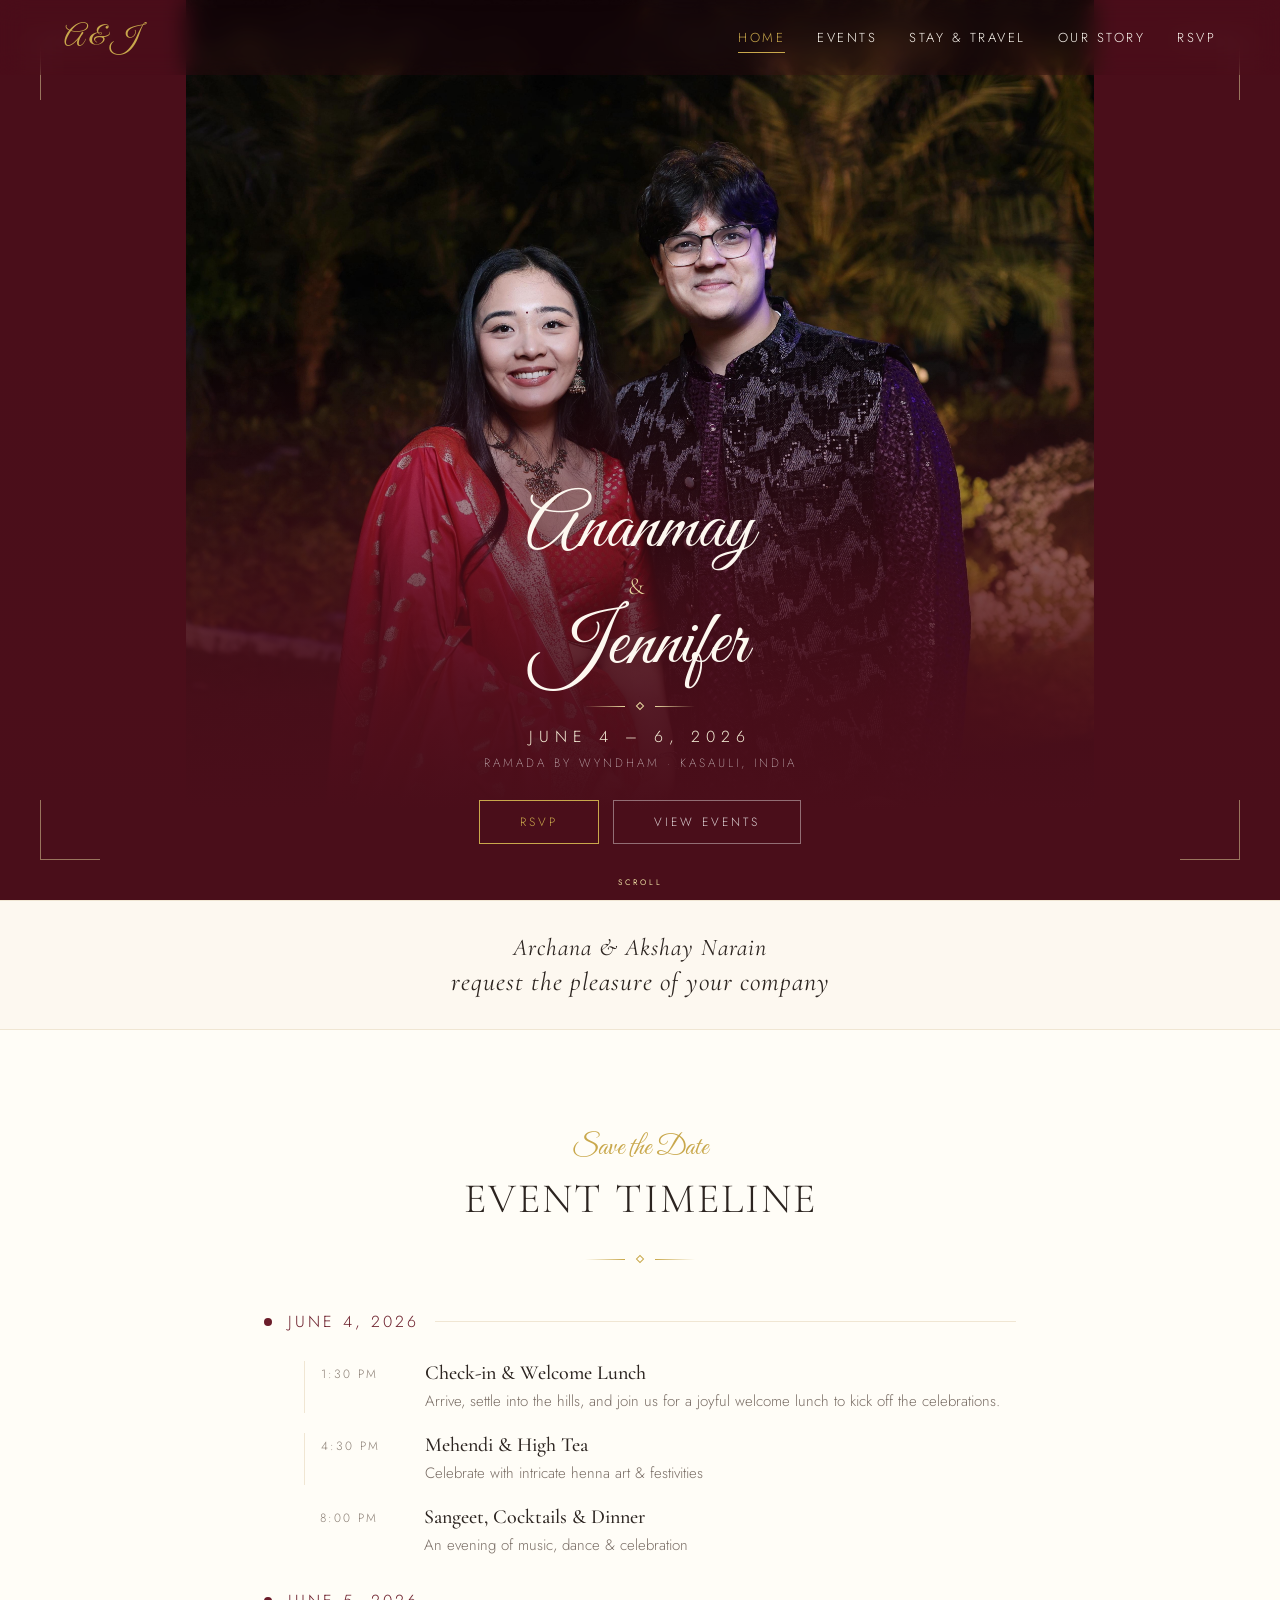
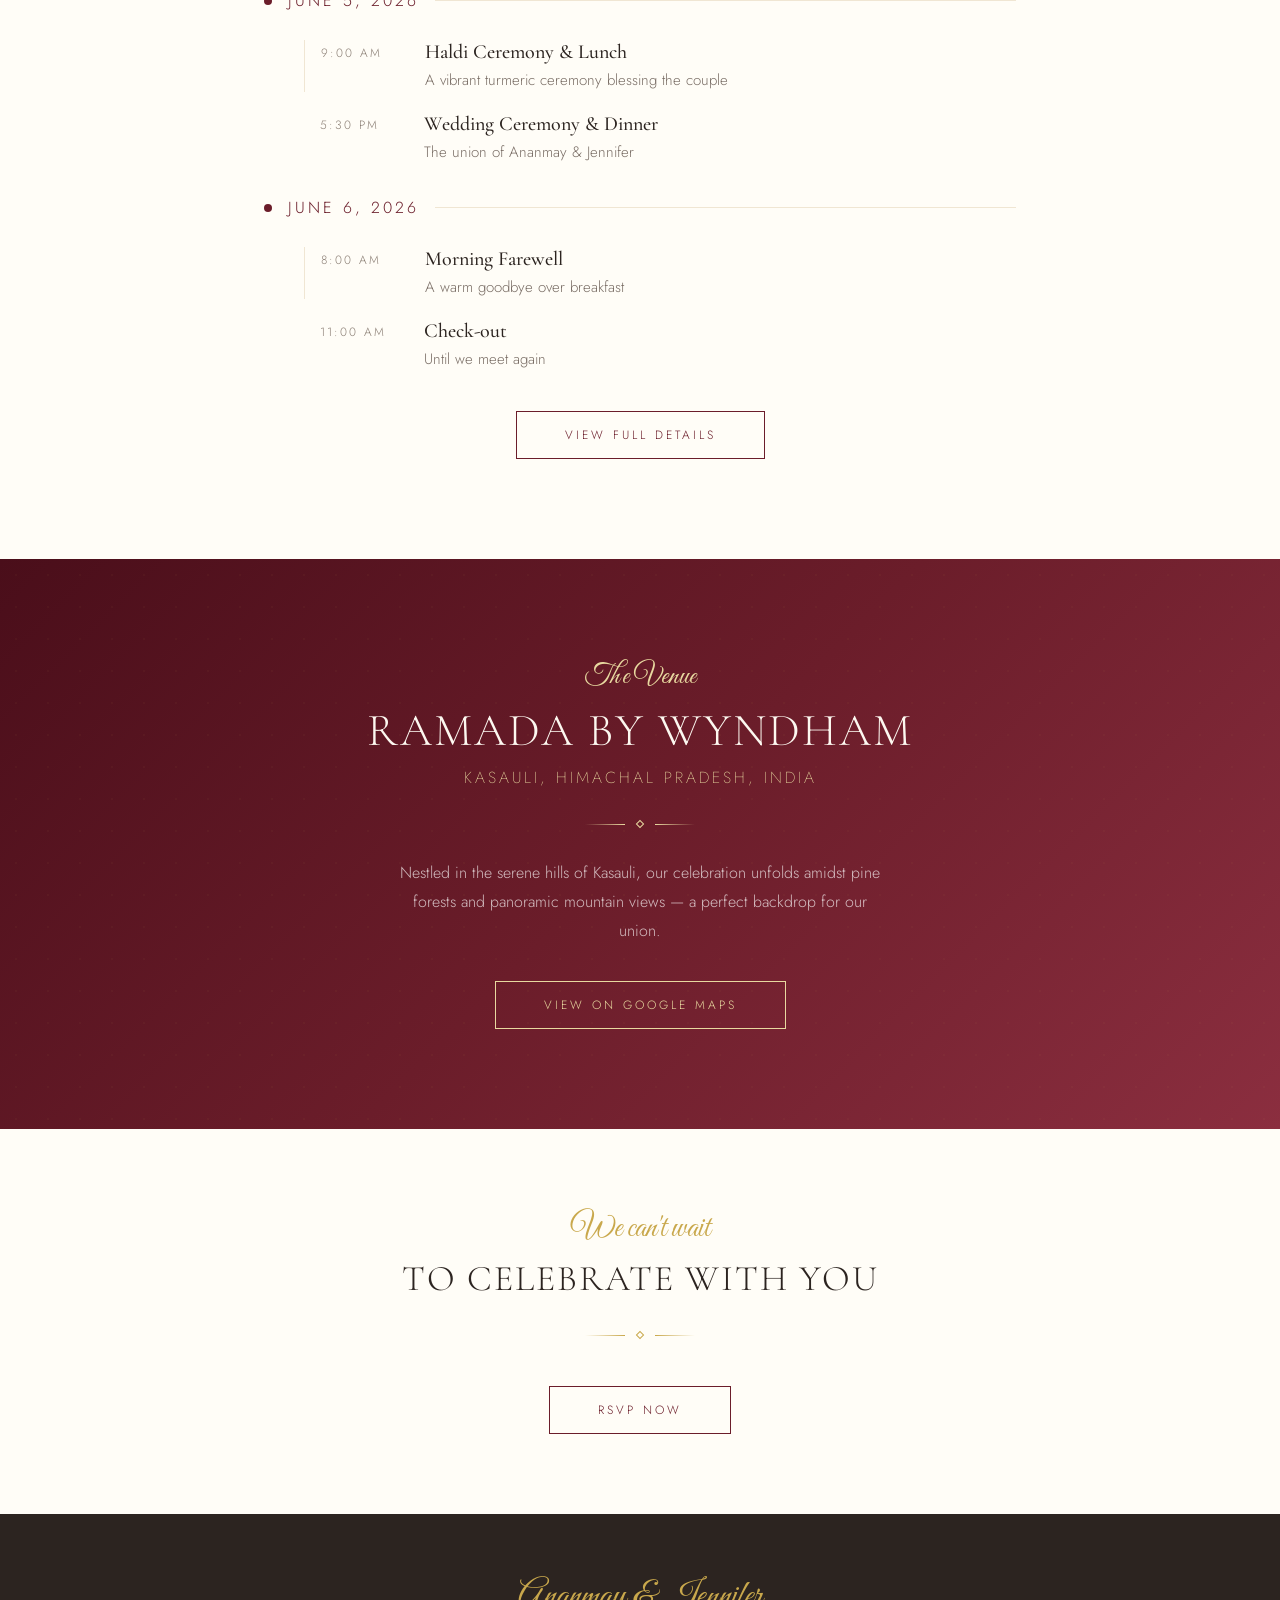
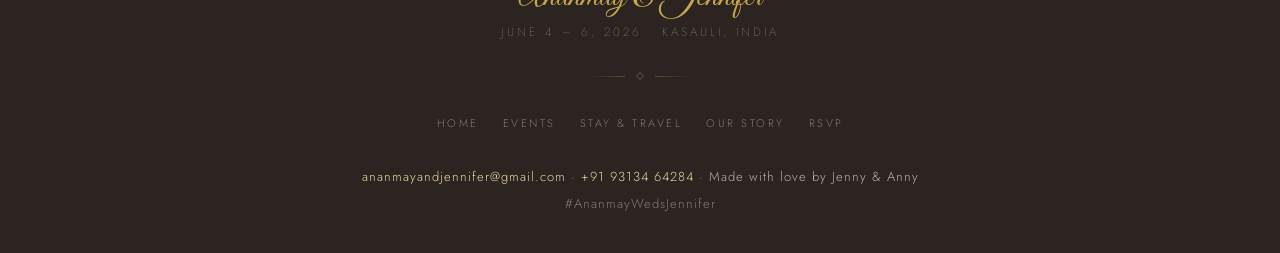
<file: index.html>
<!DOCTYPE html>
<html lang="en">
<head>
<meta charset="UTF-8">
<meta name="viewport" content="width=device-width, initial-scale=1.0">
<title>Ananmay & Jennifer — Wedding</title>
<meta name="description" content="Join us for the wedding celebration of Ananmay & Jennifer. June 4-6, 2026 at Ramada by Wyndham, Kasauli.">
<link rel="preconnect" href="https://fonts.googleapis.com">
<link rel="preconnect" href="https://fonts.gstatic.com" crossorigin>
<link href="https://fonts.googleapis.com/css2?family=Cormorant+Garamond:ital,wght@0,300;0,400;0,500;0,600;0,700;1,300;1,400;1,500&family=Jost:wght@200;300;400;500&family=Great+Vibes&display=swap" rel="stylesheet">
<link rel="stylesheet" href="css/styles.css">
</head>
<body>

<!-- ═══════════ NAVIGATION ═══════════ -->
<nav class="nav" id="mainNav" style="background:rgba(75,14,26,0.2);padding:20px 0">
  <div class="nav-inner">
    <a href="index.html" class="script" style="font-size:28px;color:var(--gold);text-decoration:none">A & J</a>
    <div class="nav-links" style="display:flex">
      <button class="nav-link active" onclick="window.location.href='index.html'" data-page="home">Home</button>
      <button class="nav-link" onclick="window.location.href='events/'" data-page="events">Events</button>
      <button class="nav-link" onclick="window.location.href='accommodations/'" data-page="accommodations">Stay & Travel</button>
      <button class="nav-link" onclick="window.location.href='our-story/'" data-page="our-story">Our Story</button>
      <button class="nav-link" onclick="window.location.href='rsvp/'" data-page="rsvp">RSVP</button>
    </div>
    <button class="burger" id="burgerBtn" onclick="toggleMenu()">
      <span id="b1"></span><span id="b2"></span><span id="b3"></span>
    </button>
  </div>
  <div class="mobile-menu" id="mobileMenu">
    <div class="mobile-menu-inner">
      <button class="nav-link" onclick="window.location.href='index.html'">Home</button>
      <button class="nav-link" onclick="window.location.href='events/'">Events</button>
      <button class="nav-link" onclick="window.location.href='accommodations/'">Stay & Travel</button>
      <button class="nav-link" onclick="window.location.href='our-story/'">Our Story</button>
      <button class="nav-link" onclick="window.location.href='rsvp/'">RSVP</button>
    </div>
  </div>
</nav>

<!-- ═══════════ HERO ═══════════ -->
<section class="hero">
  <div class="hero-photo">
    <img id="heroImg" src="Pictures/hero.jpg" alt="Ananmay and Jennifer">
    <div class="hero-photo-fade"></div>
  </div>
  <div class="hero-corner tl"></div>
  <div class="hero-corner tr"></div>
  <div class="hero-corner bl"></div>
  <div class="hero-corner br"></div>

  <div class="hero-text" style="animation:fadeIn 1.5s ease">
    <h1 class="script anim-2">Ananmay</h1>
    <p class="serif anim-3" style="font-size:clamp(16px,2.5vw,24px);color:var(--gold-light);font-weight:300;letter-spacing:8px;margin:2px 0">&</p>
    <h1 class="script anim-4">Jennifer</h1>
    <div class="ornament" style="animation:fadeInUp 1s ease .9s both;margin:16px auto">
      <div class="line" style="background:linear-gradient(90deg,transparent,var(--gold-light))"></div>
      <div class="diamond" style="border-color:var(--gold-light)"></div>
      <div class="line" style="background:linear-gradient(90deg,var(--gold-light),transparent)"></div>
    </div>
    <p class="sans anim-5" style="font-size:clamp(13px,2vw,16px);color:var(--gold-pale);font-weight:300;letter-spacing:6px;text-transform:uppercase;margin-bottom:6px">June 4 &ndash; 6, 2026</p>
    <p class="sans anim-6" style="font-size:clamp(10px,1.3vw,12px);color:rgba(255,255,255,.78);letter-spacing:3px;text-transform:uppercase;font-weight:200">Ramada by Wyndham · Kasauli, India</p>
    <div class="anim-7" style="margin-top:28px;display:flex;gap:14px;justify-content:center;flex-wrap:wrap">
      <button class="btn" onclick="window.location.href='rsvp/'" style="padding:12px 40px">RSVP</button>
      <button class="btn btn-light" onclick="window.location.href='events/'" style="padding:12px 40px">View Events</button>
    </div>
  </div>

  <div class="scroll-indicator">
    <p class="sans" style="font-size:8px;letter-spacing:3px;color:var(--gold-light);text-transform:uppercase">Scroll</p>
  </div>
</section>

<!-- ═══════════ INVITATION STRIP ═══════════ -->
<section style="background:var(--cream);padding:32px 24px;text-align:center;border-top:1px solid var(--cream-dark);border-bottom:1px solid var(--cream-dark)">
  <p class="serif" style="font-size:clamp(18px,2.5vw,24px);color:var(--charcoal);font-weight:400;font-style:italic;letter-spacing:1px;margin:0 0 4px">Archana &amp; Akshay Narain</p>
  <p class="serif" style="font-size:clamp(18px,2.8vw,26px);color:var(--charcoal);font-weight:400;font-style:italic;letter-spacing:1px;margin:0">request the pleasure of your company</p>
</section>

<!-- ═══════════ EVENT TIMELINE PREVIEW ═══════════ -->
<section class="section" style="background:var(--ivory)">
  <div class="section-title reveal">
    <p class="script" style="font-size:28px;color:var(--gold);margin-bottom:8px">Save the Date</p>
    <h2 class="serif" style="color:var(--charcoal)">Event Timeline</h2>
    <div class="ornament"><div class="line" style="background:linear-gradient(90deg,transparent,var(--gold))"></div><div class="diamond" style="border-color:var(--gold)"></div><div class="line" style="background:linear-gradient(90deg,var(--gold),transparent)"></div></div>
  </div>
  <div class="container">
    <!-- Day 1 -->
    <div class="reveal">
      <div style="display:flex;align-items:center;gap:16px;margin-bottom:28px">
        <div style="width:8px;height:8px;background:var(--burgundy);border-radius:50%"></div>
        <h3 class="sans" style="font-size:16px;font-weight:300;color:var(--burgundy);letter-spacing:3px;text-transform:uppercase">June 4, 2026</h3>
        <div style="flex:1;height:1px;background:var(--cream-dark)"></div>
      </div>
      <div style="padding-left:40px">
        <div style="display:flex;gap:24px;margin-bottom:20px;align-items:flex-start;padding-left:16px;border-left:1px solid var(--cream-dark)">
          <span class="sans" style="font-size:12px;color:var(--warm-gray);letter-spacing:2px;min-width:80px;font-weight:300;padding-top:4px">1:30 PM</span>
          <div><h4 class="serif" style="font-size:20px;font-weight:500;color:var(--charcoal);margin-bottom:4px">Check-in & Welcome Lunch</h4><p class="sans" style="font-size:15px;color:var(--text-muted);font-weight:300;line-height:1.6">Arrive, settle into the hills, and join us for a joyful welcome lunch to kick off the celebrations.</p></div>
        </div>
        <div style="display:flex;gap:24px;margin-bottom:20px;align-items:flex-start;padding-left:16px;border-left:1px solid var(--cream-dark)">
          <span class="sans" style="font-size:12px;color:var(--warm-gray);letter-spacing:2px;min-width:80px;font-weight:300;padding-top:4px">4:30 PM</span>
          <div><h4 class="serif" style="font-size:20px;font-weight:500;color:var(--charcoal);margin-bottom:4px">Mehendi & High Tea</h4><p class="sans" style="font-size:15px;color:var(--text-muted);font-weight:300;line-height:1.6">Celebrate with intricate henna art & festivities</p></div>
        </div>
        <div style="display:flex;gap:24px;margin-bottom:20px;align-items:flex-start;padding-left:16px">
          <span class="sans" style="font-size:12px;color:var(--warm-gray);letter-spacing:2px;min-width:80px;font-weight:300;padding-top:4px">8:00 PM</span>
          <div><h4 class="serif" style="font-size:20px;font-weight:500;color:var(--charcoal);margin-bottom:4px">Sangeet, Cocktails & Dinner</h4><p class="sans" style="font-size:15px;color:var(--text-muted);font-weight:300;line-height:1.6">An evening of music, dance & celebration</p></div>
        </div>
      </div>
    </div>
    <!-- Day 2 -->
    <div class="reveal delay-2">
      <div style="display:flex;align-items:center;gap:16px;margin-bottom:28px;margin-top:32px">
        <div style="width:8px;height:8px;background:var(--burgundy);border-radius:50%"></div>
        <h3 class="sans" style="font-size:16px;font-weight:300;color:var(--burgundy);letter-spacing:3px;text-transform:uppercase">June 5, 2026</h3>
        <div style="flex:1;height:1px;background:var(--cream-dark)"></div>
      </div>
      <div style="padding-left:40px">
        <div style="display:flex;gap:24px;margin-bottom:20px;align-items:flex-start;padding-left:16px;border-left:1px solid var(--cream-dark)">
          <span class="sans" style="font-size:12px;color:var(--warm-gray);letter-spacing:2px;min-width:80px;font-weight:300;padding-top:4px">9:00 AM</span>
          <div><h4 class="serif" style="font-size:20px;font-weight:500;color:var(--charcoal);margin-bottom:4px">Haldi Ceremony & Lunch</h4><p class="sans" style="font-size:15px;color:var(--text-muted);font-weight:300;line-height:1.6">A vibrant turmeric ceremony blessing the couple</p></div>
        </div>
        <div style="display:flex;gap:24px;margin-bottom:20px;align-items:flex-start;padding-left:16px">
          <span class="sans" style="font-size:12px;color:var(--warm-gray);letter-spacing:2px;min-width:80px;font-weight:300;padding-top:4px">5:30 PM</span>
          <div><h4 class="serif" style="font-size:20px;font-weight:500;color:var(--charcoal);margin-bottom:4px">Wedding Ceremony & Dinner</h4><p class="sans" style="font-size:15px;color:var(--text-muted);font-weight:300;line-height:1.6">The union of Ananmay & Jennifer</p></div>
        </div>
      </div>
    </div>
    <!-- Day 3 -->
    <div class="reveal delay-3">
      <div style="display:flex;align-items:center;gap:16px;margin-bottom:28px;margin-top:32px">
        <div style="width:8px;height:8px;background:var(--burgundy);border-radius:50%"></div>
        <h3 class="sans" style="font-size:16px;font-weight:300;color:var(--burgundy);letter-spacing:3px;text-transform:uppercase">June 6, 2026</h3>
        <div style="flex:1;height:1px;background:var(--cream-dark)"></div>
      </div>
      <div style="padding-left:40px">
        <div style="display:flex;gap:24px;margin-bottom:20px;align-items:flex-start;padding-left:16px;border-left:1px solid var(--cream-dark)">
          <span class="sans" style="font-size:12px;color:var(--warm-gray);letter-spacing:2px;min-width:80px;font-weight:300;padding-top:4px">8:00 AM</span>
          <div><h4 class="serif" style="font-size:20px;font-weight:500;color:var(--charcoal);margin-bottom:4px">Morning Farewell</h4><p class="sans" style="font-size:15px;color:var(--text-muted);font-weight:300;line-height:1.6">A warm goodbye over breakfast</p></div>
        </div>
        <div style="display:flex;gap:24px;margin-bottom:20px;align-items:flex-start;padding-left:16px">
          <span class="sans" style="font-size:12px;color:var(--warm-gray);letter-spacing:2px;min-width:80px;font-weight:300;padding-top:4px">11:00 AM</span>
          <div><h4 class="serif" style="font-size:20px;font-weight:500;color:var(--charcoal);margin-bottom:4px">Check-out</h4><p class="sans" style="font-size:15px;color:var(--text-muted);font-weight:300;line-height:1.6">Until we meet again</p></div>
        </div>
      </div>
    </div>
    <div class="reveal delay-4" style="text-align:center;margin-top:40px">
      <button class="btn btn-burg" onclick="window.location.href='events/'">View Full Details</button>
    </div>
  </div>
</section>

<!-- ═══════════ VENUE CALLOUT ═══════════ -->
<section class="section section-dark" style="text-align:center;padding:100px 24px">
  <div class="dot-pattern"></div>
  <div class="reveal" style="position:relative;z-index:1">
    <p class="script" style="font-size:28px;color:var(--gold-light);margin-bottom:8px">The Venue</p>
    <h2 class="serif" style="font-size:clamp(28px,5vw,46px);color:var(--cream);font-weight:300;letter-spacing:2px;text-transform:uppercase;margin-bottom:8px">Ramada by Wyndham</h2>
    <p class="sans" style="font-size:16px;color:var(--gold-light);letter-spacing:3px;font-weight:200;text-transform:uppercase">Kasauli, Himachal Pradesh, India</p>
    <div class="ornament"><div class="line" style="background:linear-gradient(90deg,transparent,var(--gold-light))"></div><div class="diamond" style="border-color:var(--gold-light)"></div><div class="line" style="background:linear-gradient(90deg,var(--gold-light),transparent)"></div></div>
    <p class="sans" style="font-size:16px;color:rgba(255,255,255,.7);max-width:500px;margin:0 auto 36px;line-height:1.8;font-weight:300">Nestled in the serene hills of Kasauli, our celebration unfolds amidst pine forests and panoramic mountain views — a perfect backdrop for our union.</p>
    <a href="https://www.google.com/maps/dir/?api=1&destination=30.8989375,76.9910625" target="_blank" rel="noopener noreferrer" class="btn" style="border-color:var(--gold-light);color:var(--gold-light)">View on Google Maps</a>
  </div>
</section>

<!-- ═══════════ CTA ═══════════ -->
<section style="padding:80px 24px;background:var(--ivory);text-align:center">
  <div class="reveal">
    <p class="script" style="font-size:32px;color:var(--gold);margin-bottom:8px">We can't wait</p>
    <h2 class="serif" style="font-size:clamp(24px,4vw,36px);color:var(--charcoal);font-weight:300;letter-spacing:2px">TO CELEBRATE WITH YOU</h2>
    <div class="ornament"><div class="line" style="background:linear-gradient(90deg,transparent,var(--gold))"></div><div class="diamond" style="border-color:var(--gold)"></div><div class="line" style="background:linear-gradient(90deg,var(--gold),transparent)"></div></div>
    <button class="btn btn-burg" onclick="window.location.href='rsvp/'" style="margin-top:16px">RSVP Now</button>
  </div>
</section>

<!-- ═══════════ FOOTER ═══════════ -->
<footer>
  <p class="script" style="font-size:36px;color:var(--gold);margin-bottom:4px">Ananmay & Jennifer</p>
  <p class="sans" style="font-size:12px;letter-spacing:3px;color:rgba(255,255,255,.4);font-weight:200;text-transform:uppercase">June 4 – 6, 2026 · Kasauli, India</p>
  <div class="ornament"><div class="line" style="background:linear-gradient(90deg,transparent,rgba(201,168,76,.3))"></div><div class="diamond" style="border-color:rgba(201,168,76,.3)"></div><div class="line" style="background:linear-gradient(90deg,rgba(201,168,76,.3),transparent)"></div></div>
  <div style="display:flex;gap:24px;justify-content:center;flex-wrap:wrap;margin-bottom:32px">
    <button class="nav-link" style="font-size:11px;color:rgba(255,255,255,.4)" onclick="window.location.href='index.html'">Home</button>
    <button class="nav-link" style="font-size:11px;color:rgba(255,255,255,.4)" onclick="window.location.href='events/'">Events</button>
    <button class="nav-link" style="font-size:11px;color:rgba(255,255,255,.4)" onclick="window.location.href='accommodations/'">Stay & Travel</button>
    <button class="nav-link" style="font-size:11px;color:rgba(255,255,255,.4)" onclick="window.location.href='our-story/'">Our Story</button>
    <button class="nav-link" style="font-size:11px;color:rgba(255,255,255,.4)" onclick="window.location.href='rsvp/'">RSVP</button>
  </div>
  <p class="sans" style="font-size:13px;color:rgba(255,255,255,.65);font-weight:300;letter-spacing:1px"><a href="mailto:ananmayandjennifer@gmail.com" style="color:var(--gold-light);text-decoration:none;transition:opacity .3s" onmouseover="this.style.opacity='.7'" onmouseout="this.style.opacity='1'">ananmayandjennifer@gmail.com</a> · <a href="tel:+919313464284" style="color:var(--gold-light);text-decoration:none;transition:opacity .3s" onmouseover="this.style.opacity='.7'" onmouseout="this.style.opacity='1'">+91 93134 64284</a> · Made with love by Jenny & Anny</p>
  <p class="sans" style="font-size:13px;color:rgba(255,255,255,.4);font-weight:300;letter-spacing:1px;margin-top:8px">#AnanmayWedsJennifer</p>
</footer>

<script src="js/main.js"></script>
</body>
</html>
</file>
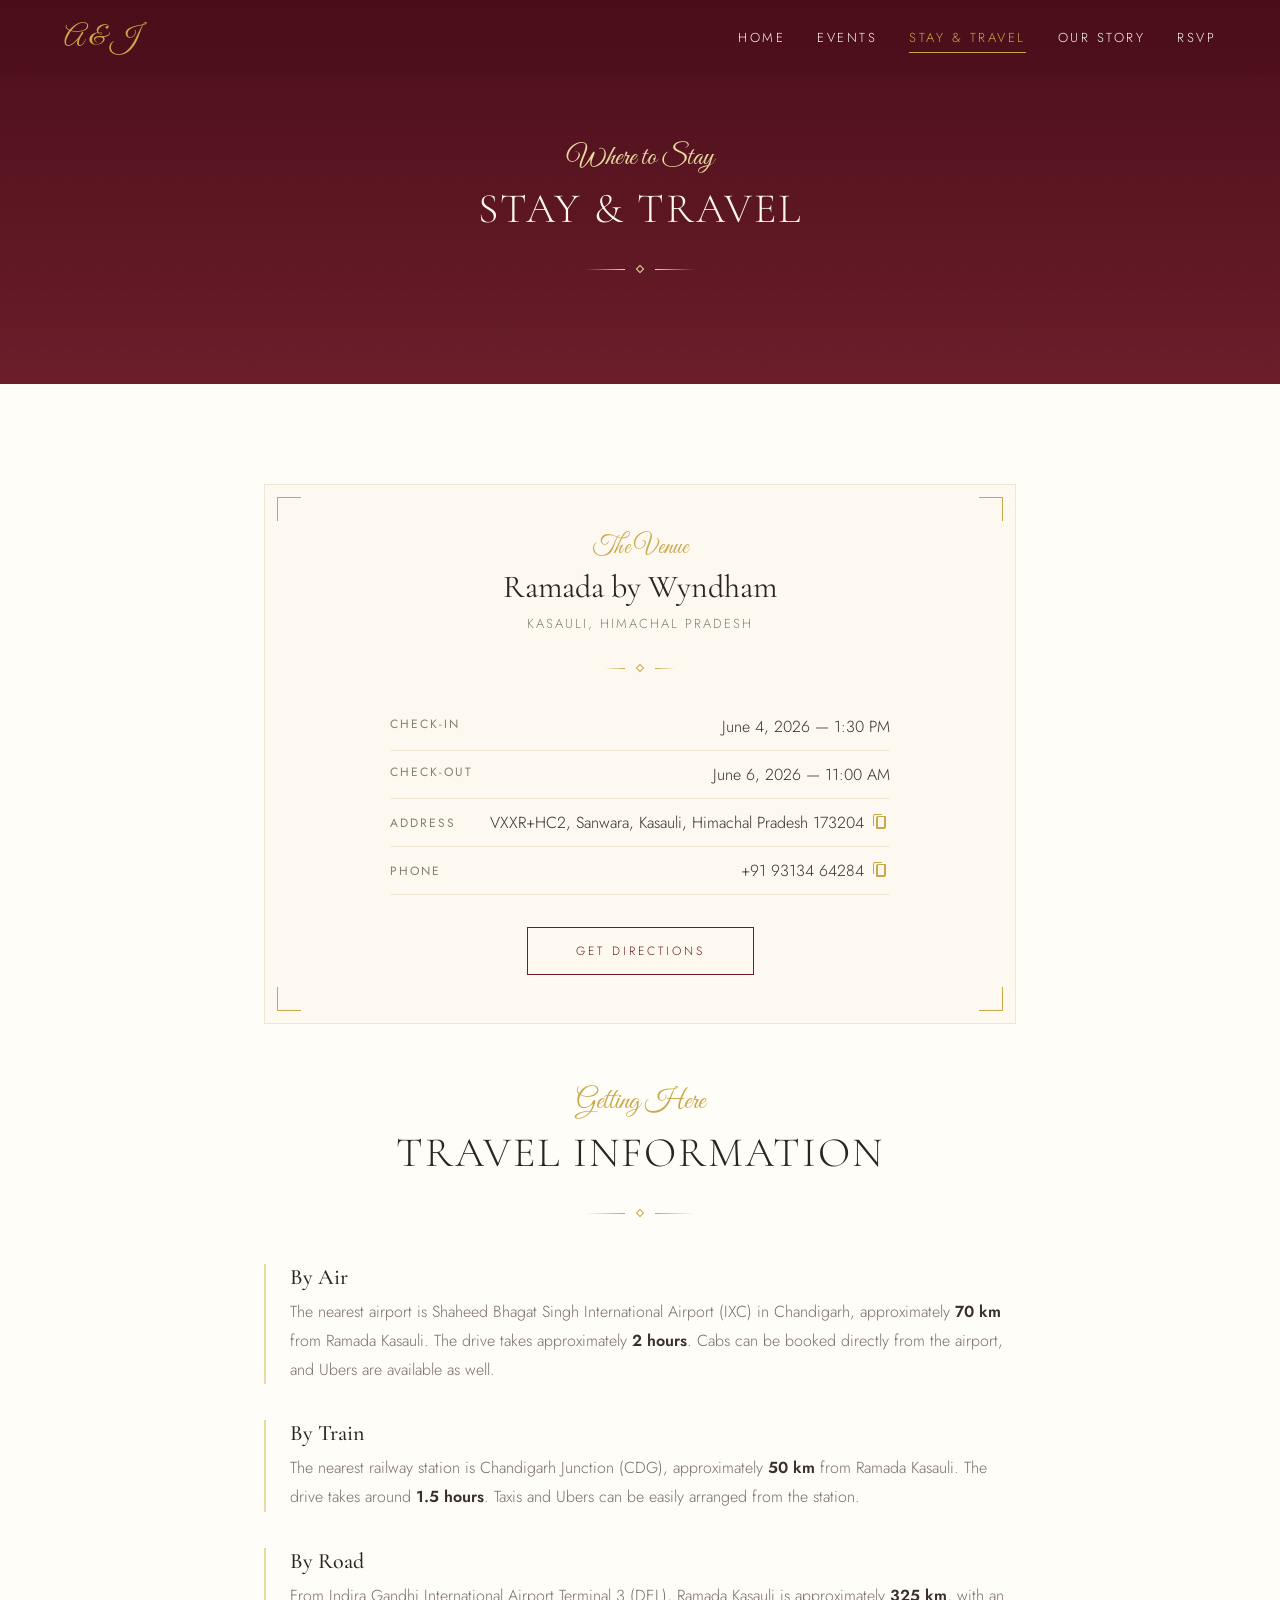
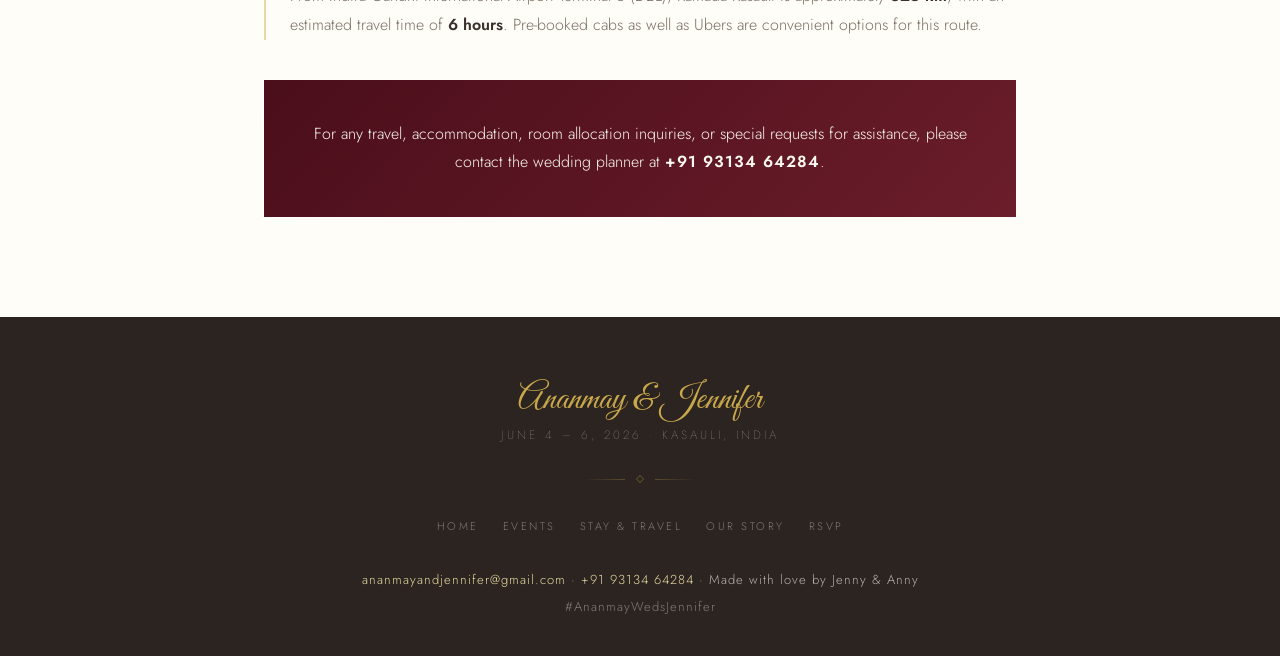
<file: accommodations/index.html>
<!DOCTYPE html>
<html lang="en">
<head>
<meta charset="UTF-8">
<meta name="viewport" content="width=device-width, initial-scale=1.0">
<title>Stay & Travel — Ananmay & Jennifer</title>
<meta name="description" content="Accommodation and travel information for the wedding of Ananmay & Jennifer at Ramada by Wyndham, Kasauli.">

<!-- Fonts -->
<link rel="preconnect" href="https://fonts.googleapis.com">
<link rel="preconnect" href="https://fonts.gstatic.com" crossorigin>
<link href="https://fonts.googleapis.com/css2?family=Cormorant+Garamond:ital,wght@0,300;0,400;0,500;0,600;0,700;1,300;1,400;1,500&family=Jost:wght@200;300;400;500&family=Great+Vibes&display=swap" rel="stylesheet">

<!-- Styles -->
<link rel="stylesheet" href="../css/styles.css">

<!-- Font Awesome for copy icons -->
<link rel="stylesheet" href="https://cdnjs.cloudflare.com/ajax/libs/font-awesome/6.4.0/css/all.min.css" integrity="sha512-y5y6uX/rVQc5azwC9b9mVv8x0X8iDvkhvPjLFF9wLhn90JrPkEx4RDEYkDqPkFhCFc2CkuhZPNOa0fC5M2njNg==" crossorigin="anonymous" referrerpolicy="no-referrer" />
</head>
<body>

<!-- ═══════════ NAVIGATION ═══════════ -->
<nav class="nav" id="mainNav" style="background:rgba(75,14,26,0.97);padding:12px 0;border-bottom:1px solid rgba(201,168,76,0.15)">
  <div class="nav-inner">
    <a href="../" class="script" style="font-size:28px;color:var(--gold);text-decoration:none">A & J</a>
    <div class="nav-links" style="display:flex">
      <button class="nav-link" onclick="window.location.href='../'" data-page="home">Home</button>
      <button class="nav-link" onclick="window.location.href='../events/'" data-page="events">Events</button>
      <button class="nav-link active" onclick="window.location.href='../accommodations/'" data-page="accommodations">Stay & Travel</button>
      <button class="nav-link" onclick="window.location.href='../our-story/'" data-page="our-story">Our Story</button>
      <button class="nav-link" onclick="window.location.href='../rsvp/'" data-page="rsvp">RSVP</button>
    </div>
    <button class="burger" id="burgerBtn" onclick="toggleMenu()">
      <span id="b1"></span><span id="b2"></span><span id="b3"></span>
    </button>
  </div>
  <div class="mobile-menu" id="mobileMenu">
    <div class="mobile-menu-inner">
      <button class="nav-link" onclick="window.location.href='../'">Home</button>
      <button class="nav-link" onclick="window.location.href='../events/'">Events</button>
      <button class="nav-link" onclick="window.location.href='../accommodations/'">Stay & Travel</button>
      <button class="nav-link" onclick="window.location.href='../our-story/'">Our Story</button>
      <button class="nav-link" onclick="window.location.href='../rsvp/'">RSVP</button>
    </div>
  </div>
</nav>

<!-- ═══════════ PAGE HEADER ═══════════ -->
<section class="page-header">
  <div class="dot-pattern"></div>
  <div class="reveal" style="position:relative;z-index:1">
    <p class="script" style="font-size:28px;color:var(--gold-light);margin-bottom:8px">Where to Stay</p>
    <h2 class="serif" style="font-size:clamp(28px,5vw,42px);color:var(--cream);font-weight:300;letter-spacing:2px;text-transform:uppercase">Stay & Travel</h2>
    <div class="ornament"><div class="line" style="background:linear-gradient(90deg,transparent,var(--gold-light))"></div><div class="diamond" style="border-color:var(--gold-light)"></div><div class="line" style="background:linear-gradient(90deg,var(--gold-light),transparent)"></div></div>
  </div>
</section>

<!-- ═══════════ CONTENT ═══════════ -->
<section class="section" style="background:var(--ivory)">
  <div class="container">

    <!-- Venue Card -->
    <div class="card reveal" style="text-align:center;margin-bottom:60px">
      <div class="card-corner tl"></div><div class="card-corner tr"></div><div class="card-corner bl"></div><div class="card-corner br"></div>
      <p class="script" style="font-size:24px;color:var(--gold);margin-bottom:4px">The Venue</p>
      <h3 class="serif" style="font-size:32px;font-weight:400;color:var(--charcoal);margin-bottom:8px">Ramada by Wyndham</h3>
      <p class="sans" style="font-size:13px;color:var(--warm-gray);letter-spacing:2px;font-weight:300;text-transform:uppercase">Kasauli, Himachal Pradesh</p>
      <div class="ornament"><div class="line" style="background:linear-gradient(90deg,transparent,var(--gold));width:20px"></div><div class="diamond" style="border-color:var(--gold)"></div><div class="line" style="background:linear-gradient(90deg,var(--gold),transparent);width:20px"></div></div>

      <div style="text-align:left;max-width:500px;margin:0 auto">
        <div style="display:flex;justify-content:space-between;padding:12px 0;border-bottom:1px solid var(--cream-dark);flex-wrap:wrap;gap:8px">
          <span class="sans" style="font-size:12px;letter-spacing:2px;color:var(--warm-gray);text-transform:uppercase">Check-in</span>
          <span class="sans" style="font-size:16px;color:var(--text-dark);font-weight:300">June 4, 2026 — 1:30 PM</span>
        </div>
        <div style="display:flex;justify-content:space-between;padding:12px 0;border-bottom:1px solid var(--cream-dark);flex-wrap:wrap;gap:8px">
          <span class="sans" style="font-size:12px;letter-spacing:2px;color:var(--warm-gray);text-transform:uppercase">Check-out</span>
          <span class="sans" style="font-size:16px;color:var(--text-dark);font-weight:300">June 6, 2026 — 11:00 AM</span>
        </div>

        <!-- Address with copy button -->
        <div style="display:flex;justify-content:space-between;padding:12px 0;border-bottom:1px solid var(--cream-dark);flex-wrap:wrap;gap:8px;align-items:center">
          <span class="sans" style="font-size:12px;letter-spacing:2px;color:var(--warm-gray);text-transform:uppercase">Address</span>
          <span style="display:flex;align-items:center;gap:6px;position:relative">
            <span id="addressText" class="sans" style="font-size:16px;color:var(--text-dark);font-weight:300">
              VXXR+HC2, Sanwara, Kasauli, Himachal Pradesh 173204
            </span>
            <button class="copy-btn" onclick="copyToClipboard('addressText', this)" style="background:none;border:none;color:var(--gold);cursor:pointer;padding:2px;position:relative">
              <svg xmlns="http://www.w3.org/2000/svg" width="16" height="16" fill="currentColor" viewBox="0 0 16 16">
                <path d="M10 1H3a2 2 0 0 0-2 2v10h1V3a1 1 0 0 1 1-1h7V1z"/>
                <path d="M13 3H6a2 2 0 0 0-2 2v10a1 1 0 0 0 1 1h7a2 2 0 0 0 2-2V4a1 1 0 0 0-1-1zm-1 11H6V4h6v10z"/>
              </svg>
            </button>
          </span>
        </div>
        
        <!-- Phone with copy button -->
        <div style="display:flex;justify-content:space-between;padding:12px 0;border-bottom:1px solid var(--cream-dark);flex-wrap:wrap;gap:8px;align-items:center">
          <span class="sans" style="font-size:12px;letter-spacing:2px;color:var(--warm-gray);text-transform:uppercase">Phone</span>
          <span style="display:flex;align-items:center;gap:6px;position:relative">
            <span id="phoneText" class="sans" style="font-size:16px;color:var(--text-dark);font-weight:300">
              +91 93134 64284
            </span>
            <button class="copy-btn" onclick="copyToClipboard('phoneText', this)" style="background:none;border:none;color:var(--gold);cursor:pointer;padding:2px;position:relative">
              <svg xmlns="http://www.w3.org/2000/svg" width="16" height="16" fill="currentColor" viewBox="0 0 16 16">
                <path d="M10 1H3a2 2 0 0 0-2 2v10h1V3a1 1 0 0 1 1-1h7V1z"/>
                <path d="M13 3H6a2 2 0 0 0-2 2v10a1 1 0 0 0 1 1h7a2 2 0 0 0 2-2V4a1 1 0 0 0-1-1zm-1 11H6V4h6v10z"/>
              </svg>
            </button>
          </span>
        </div>

      </div>

      <a href="https://www.google.com/maps/dir/?api=1&destination=30.8989375,76.9910625" target="_blank" class="btn btn-burg" style="margin-top:32px">Get Directions</a>
    </div>

    <!-- Travel Info -->
    <div class="section-title reveal"><p class="script" style="font-size:28px;color:var(--gold);margin-bottom:8px">Getting Here</p><h2 class="serif" style="color:var(--charcoal)">Travel Information</h2><div class="ornament"><div class="line" style="background:linear-gradient(90deg,transparent,var(--gold))"></div><div class="diamond" style="border-color:var(--gold)"></div><div class="line" style="background:linear-gradient(90deg,var(--gold),transparent)"></div></div></div>

    <div class="reveal" style="margin-bottom:36px;padding-left:24px;border-left:2px solid var(--gold-light)">
      <h4 class="serif" style="font-size:22px;font-weight:500;color:var(--charcoal);margin-bottom:8px">By Air</h4>
      <p class="sans" style="font-size:16px;color:var(--text-muted);line-height:1.8;font-weight:300">The nearest airport is Shaheed Bhagat Singh International Airport (IXC) in Chandigarh, approximately <strong style="font-weight:600;color:var(--text-dark)">70 km</strong> from Ramada Kasauli. The drive takes approximately <strong style="font-weight:600;color:var(--text-dark)">2 hours</strong>. Cabs can be booked directly from the airport, and Ubers are available as well.</p>
    </div>
    <div class="reveal delay-1" style="margin-bottom:36px;padding-left:24px;border-left:2px solid var(--gold-light)">
      <h4 class="serif" style="font-size:22px;font-weight:500;color:var(--charcoal);margin-bottom:8px">By Train</h4>
      <p class="sans" style="font-size:16px;color:var(--text-muted);line-height:1.8;font-weight:300">The nearest railway station is Chandigarh Junction (CDG), approximately <strong style="font-weight:600;color:var(--text-dark)">50 km</strong> from Ramada Kasauli. The drive takes around <strong style="font-weight:600;color:var(--text-dark)">1.5 hours</strong>. Taxis and Ubers can be easily arranged from the station.</p>
    </div>
    <div class="reveal delay-2" style="margin-bottom:36px;padding-left:24px;border-left:2px solid var(--gold-light)">
      <h4 class="serif" style="font-size:22px;font-weight:500;color:var(--charcoal);margin-bottom:8px">By Road</h4>
      <p class="sans" style="font-size:16px;color:var(--text-muted);line-height:1.8;font-weight:300">From Indira Gandhi International Airport Terminal 3 (DEL), Ramada Kasauli is approximately <strong style="font-weight:600;color:var(--text-dark)">325 km</strong>, with an estimated travel time of <strong style="font-weight:600;color:var(--text-dark)">6 hours</strong>. Pre-booked cabs as well as Ubers are convenient options for this route.</p>
    </div>

    <div class="reveal delay-3" style="background:linear-gradient(135deg,var(--burgundy-dark),var(--burgundy));padding:40px;text-align:center;margin-top:40px">
      <p class="sans" style="font-size:16px;color:var(--cream);font-weight:300;line-height:1.8">For any travel, accommodation, room allocation inquiries, or special requests for assistance, please contact the wedding planner at <strong style="font-weight:600;letter-spacing:1px">+91 93134 64284</strong>.</p>
    </div>

  </div>
</section>

<!-- ═══════════ FOOTER ═══════════ -->
<footer>
  <p class="script" style="font-size:36px;color:var(--gold);margin-bottom:4px">Ananmay & Jennifer</p>
  <p class="sans" style="font-size:12px;letter-spacing:3px;color:rgba(255,255,255,.4);font-weight:200;text-transform:uppercase">June 4 – 6, 2026 · Kasauli, India</p>
  <div class="ornament"><div class="line" style="background:linear-gradient(90deg,transparent,rgba(201,168,76,.3))"></div><div class="diamond" style="border-color:rgba(201,168,76,.3)"></div><div class="line" style="background:linear-gradient(90deg,rgba(201,168,76,.3),transparent)"></div></div>
  <div style="display:flex;gap:24px;justify-content:center;flex-wrap:wrap;margin-bottom:32px">
    <button class="nav-link" style="font-size:11px;color:rgba(255,255,255,.4)" onclick="window.location.href='../'">Home</button>
    <button class="nav-link" style="font-size:11px;color:rgba(255,255,255,.4)" onclick="window.location.href='../events/'">Events</button>
    <button class="nav-link" style="font-size:11px;color:rgba(255,255,255,.4)" onclick="window.location.href='../accommodations/'">Stay & Travel</button>
    <button class="nav-link" style="font-size:11px;color:rgba(255,255,255,.4)" onclick="window.location.href='../our-story/'">Our Story</button>
    <button class="nav-link" style="font-size:11px;color:rgba(255,255,255,.4)" onclick="window.location.href='../rsvp/'">RSVP</button>
  </div>
  <p class="sans" style="font-size:13px;color:rgba(255,255,255,.65);font-weight:300;letter-spacing:1px"><a href="mailto:ananmayandjennifer@gmail.com" style="color:var(--gold-light);text-decoration:none;transition:opacity .3s" onmouseover="this.style.opacity='.7'" onmouseout="this.style.opacity='1'">ananmayandjennifer@gmail.com</a> · <a href="tel:+919313464284" style="color:var(--gold-light);text-decoration:none;transition:opacity .3s" onmouseover="this.style.opacity='.7'" onmouseout="this.style.opacity='1'">+91 93134 64284</a> · Made with love by Jenny & Anny</p>
  <p class="sans" style="font-size:13px;color:rgba(255,255,255,.4);font-weight:300;letter-spacing:1px;margin-top:8px">#AnanmayWedsJennifer</p>
</footer>

<!-- Scripts -->
<script src="../js/main.js"></script>
<script>
  function copyToClipboard(elementId, button) {
  const text = document.getElementById(elementId).innerText;
  navigator.clipboard.writeText(text).then(() => {
    // Flash the icon grey
    const originalColor = button.style.color;
    button.style.color = "grey";
    setTimeout(() => button.style.color = originalColor, 1000);

    // Add a floating tooltip above the icon
    const tooltip = document.createElement("span");
    tooltip.innerText = "Copied!";
    tooltip.style.position = "absolute";
    tooltip.style.top = "-20px";
    tooltip.style.left = "50%";
    tooltip.style.transform = "translateX(-50%)";
    tooltip.style.background = "var(--gold)";
    tooltip.style.color = "white";
    tooltip.style.fontSize = "10px";
    tooltip.style.padding = "2px 4px";
    tooltip.style.borderRadius = "3px";
    tooltip.style.opacity = "1";
    tooltip.style.transition = "opacity 0.5s";

    button.appendChild(tooltip);

    setTimeout(() => { tooltip.style.opacity = "0"; }, 1000);
    setTimeout(() => { tooltip.remove(); }, 1500);
  }).catch(err => console.error(err));
}
</script>

</body>
</html>
</file>
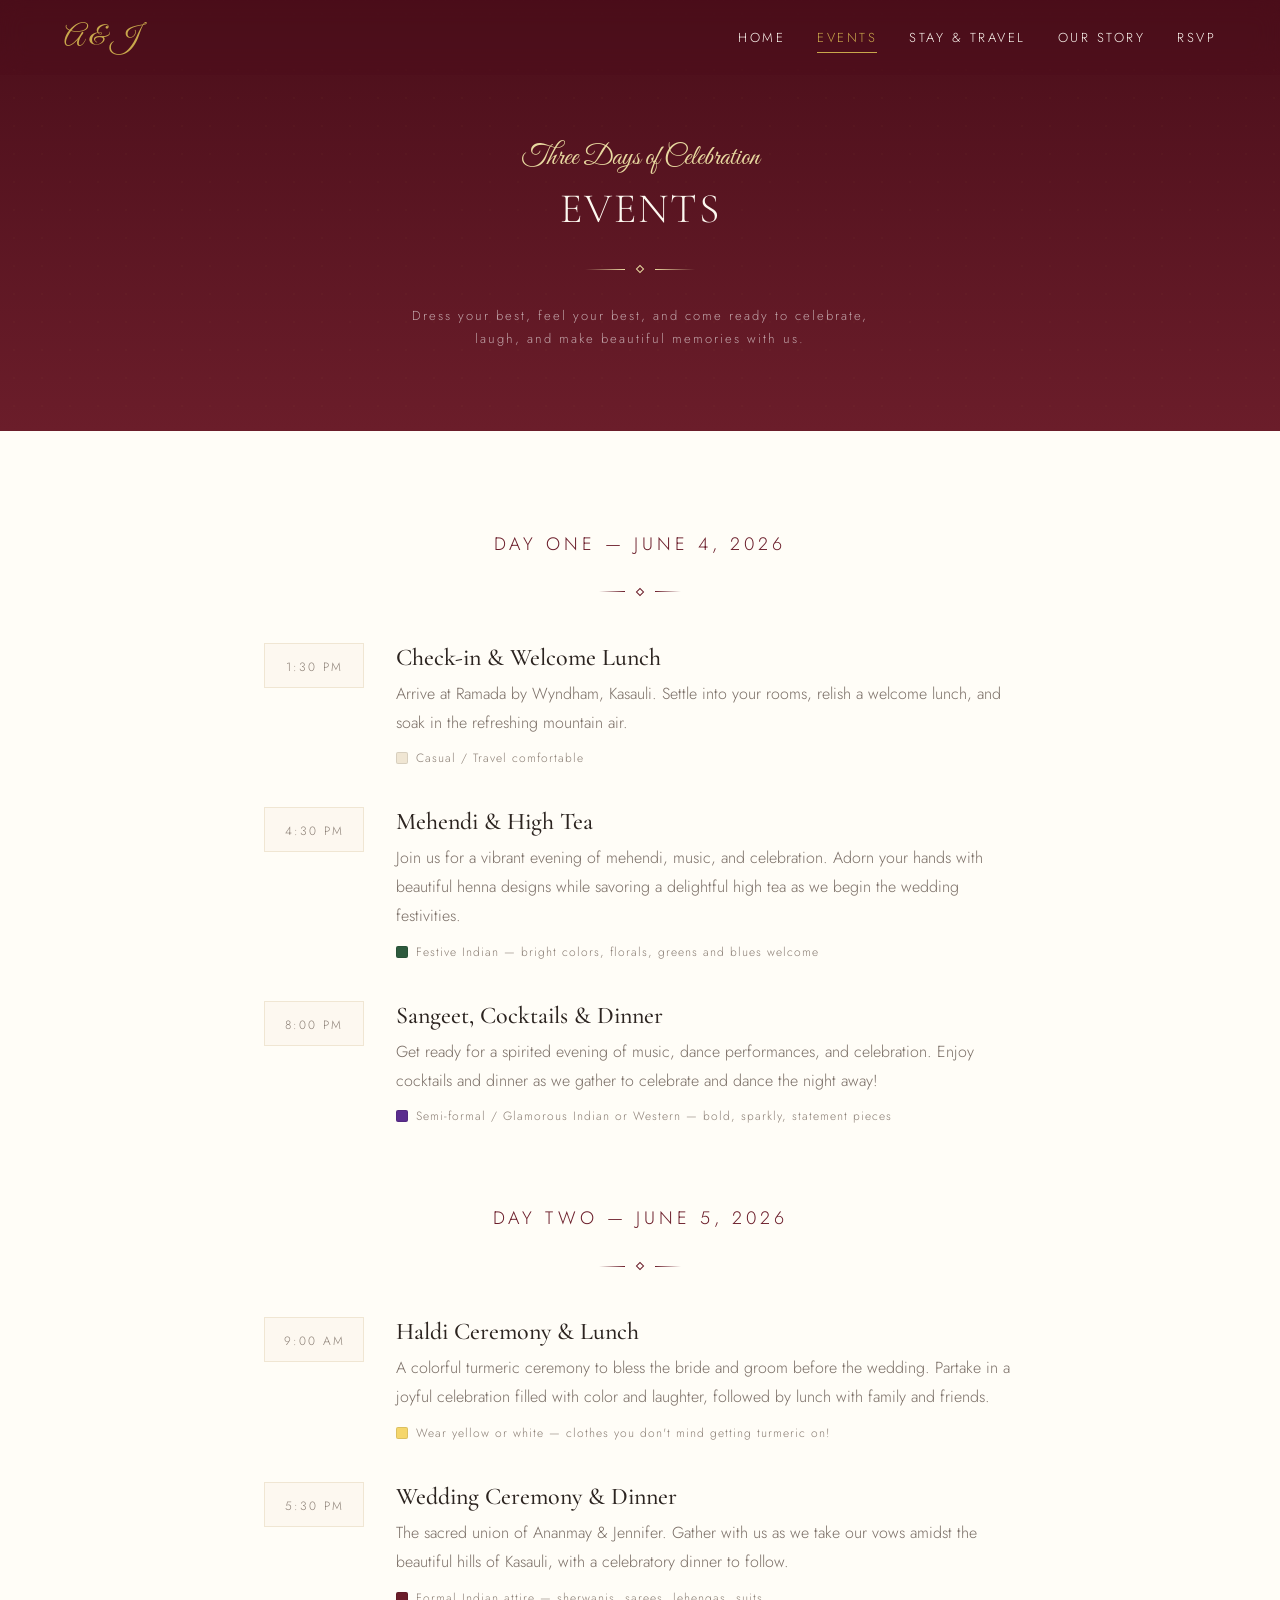
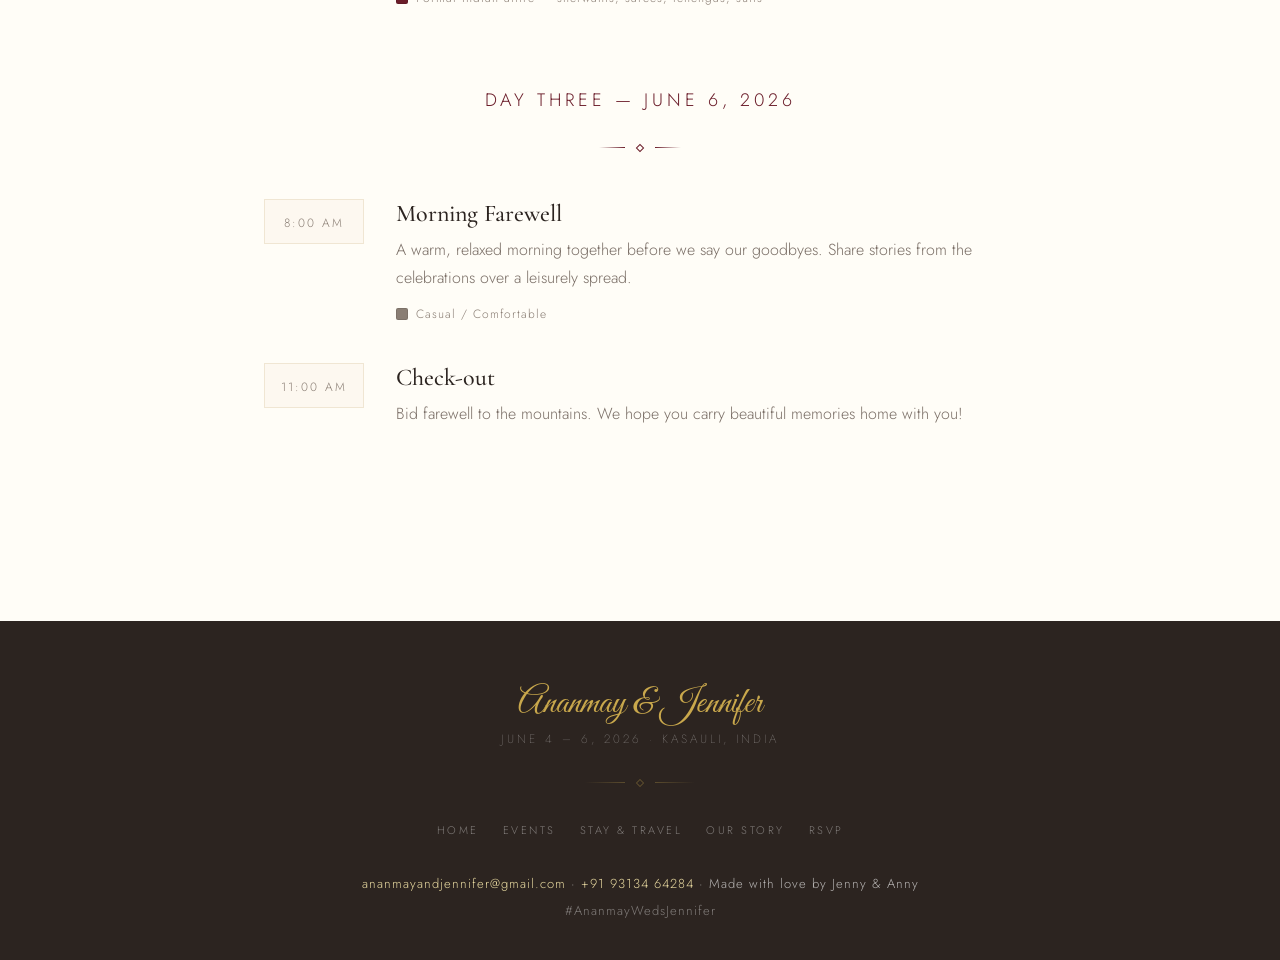
<file: events/index.html>
<!DOCTYPE html>
<html lang="en">
<head>
<meta charset="UTF-8">
<meta name="viewport" content="width=device-width, initial-scale=1.0">
<title>Events — Ananmay & Jennifer</title>
<meta name="description" content="Three days of celebration — June 4-6, 2026 at Ramada by Wyndham, Kasauli.">
<link rel="preconnect" href="https://fonts.googleapis.com">
<link rel="preconnect" href="https://fonts.gstatic.com" crossorigin>
<link href="https://fonts.googleapis.com/css2?family=Cormorant+Garamond:ital,wght@0,300;0,400;0,500;0,600;0,700;1,300;1,400;1,500&family=Jost:wght@200;300;400;500&family=Great+Vibes&display=swap" rel="stylesheet">
<link rel="stylesheet" href="../css/styles.css">
</head>
<body>

<!-- ═══════════ NAVIGATION ═══════════ -->
<nav class="nav" id="mainNav" style="background:rgba(75,14,26,0.97);padding:12px 0;border-bottom:1px solid rgba(201,168,76,0.15)">
  <div class="nav-inner">
    <a href="../" class="script" style="font-size:28px;color:var(--gold);text-decoration:none">A & J</a>
    <div class="nav-links" style="display:flex">
      <button class="nav-link" onclick="window.location.href='../'" data-page="home">Home</button>
      <button class="nav-link active" onclick="window.location.href='../events/'" data-page="events">Events</button>
      <button class="nav-link" onclick="window.location.href='../accommodations/'" data-page="accommodations">Stay & Travel</button>
      <button class="nav-link" onclick="window.location.href='../our-story/'" data-page="our-story">Our Story</button>
      <button class="nav-link" onclick="window.location.href='../rsvp/'" data-page="rsvp">RSVP</button>
    </div>
    <button class="burger" id="burgerBtn" onclick="toggleMenu()">
      <span id="b1"></span><span id="b2"></span><span id="b3"></span>
    </button>
  </div>
  <div class="mobile-menu" id="mobileMenu">
    <div class="mobile-menu-inner">
      <button class="nav-link" onclick="window.location.href='../'">Home</button>
      <button class="nav-link" onclick="window.location.href='../events/'">Events</button>
      <button class="nav-link" onclick="window.location.href='../accommodations/'">Stay & Travel</button>
      <button class="nav-link" onclick="window.location.href='../our-story/'">Our Story</button>
      <button class="nav-link" onclick="window.location.href='../rsvp/'">RSVP</button>
    </div>
  </div>
</nav>

<!-- ═══════════ PAGE HEADER ═══════════ -->
<section class="page-header">
  <div class="dot-pattern"></div>
  <div class="reveal" style="position:relative;z-index:1">
    <p class="script" style="font-size:28px;color:var(--gold-light);margin-bottom:8px">Three Days of Celebration</p>
    <h2 class="serif" style="font-size:clamp(28px,5vw,42px);color:var(--cream);font-weight:300;letter-spacing:2px;text-transform:uppercase">Events</h2>
    <div class="ornament"><div class="line" style="background:linear-gradient(90deg,transparent,var(--gold-light))"></div><div class="diamond" style="border-color:var(--gold-light)"></div><div class="line" style="background:linear-gradient(90deg,var(--gold-light),transparent)"></div></div>
    <p class="sans" style="color:rgba(255,255,255,.6);font-size:13px;letter-spacing:2px;font-weight:300;max-width:500px;margin:0 auto;line-height:1.8">Dress your best, feel your best, and come ready to celebrate, laugh, and make beautiful memories with us.</p>
  </div>
</section>

<!-- ═══════════ EVENTS CONTENT ═══════════ -->
<section class="section" style="background:var(--ivory)">
  <div class="container" id="eventsContent"></div>
</section>

<!-- ═══════════ FOOTER ═══════════ -->
<footer>
  <p class="script" style="font-size:36px;color:var(--gold);margin-bottom:4px">Ananmay & Jennifer</p>
  <p class="sans" style="font-size:12px;letter-spacing:3px;color:rgba(255,255,255,.4);font-weight:200;text-transform:uppercase">June 4 – 6, 2026 · Kasauli, India</p>
  <div class="ornament"><div class="line" style="background:linear-gradient(90deg,transparent,rgba(201,168,76,.3))"></div><div class="diamond" style="border-color:rgba(201,168,76,.3)"></div><div class="line" style="background:linear-gradient(90deg,rgba(201,168,76,.3),transparent)"></div></div>
  <div style="display:flex;gap:24px;justify-content:center;flex-wrap:wrap;margin-bottom:32px">
    <button class="nav-link" style="font-size:11px;color:rgba(255,255,255,.4)" onclick="window.location.href='../'">Home</button>
    <button class="nav-link" style="font-size:11px;color:rgba(255,255,255,.4)" onclick="window.location.href='../events/'">Events</button>
    <button class="nav-link" style="font-size:11px;color:rgba(255,255,255,.4)" onclick="window.location.href='../accommodations/'">Stay & Travel</button>
    <button class="nav-link" style="font-size:11px;color:rgba(255,255,255,.4)" onclick="window.location.href='../our-story/'">Our Story</button>
    <button class="nav-link" style="font-size:11px;color:rgba(255,255,255,.4)" onclick="window.location.href='../rsvp/'">RSVP</button>
  </div>
  <p class="sans" style="font-size:13px;color:rgba(255,255,255,.65);font-weight:300;letter-spacing:1px"><a href="mailto:ananmayandjennifer@gmail.com" style="color:var(--gold-light);text-decoration:none;transition:opacity .3s" onmouseover="this.style.opacity='.7'" onmouseout="this.style.opacity='1'">ananmayandjennifer@gmail.com</a> · <a href="tel:+919313464284" style="color:var(--gold-light);text-decoration:none;transition:opacity .3s" onmouseover="this.style.opacity='.7'" onmouseout="this.style.opacity='1'">+91 93134 64284</a> · Made with love by Jenny & Anny</p>
  <p class="sans" style="font-size:13px;color:rgba(255,255,255,.4);font-weight:300;letter-spacing:1px;margin-top:8px">#AnanmayWedsJennifer</p>
</footer>

<script src="../js/main.js"></script>
<script src="../js/events.js"></script>
</body>
</html>
</file>
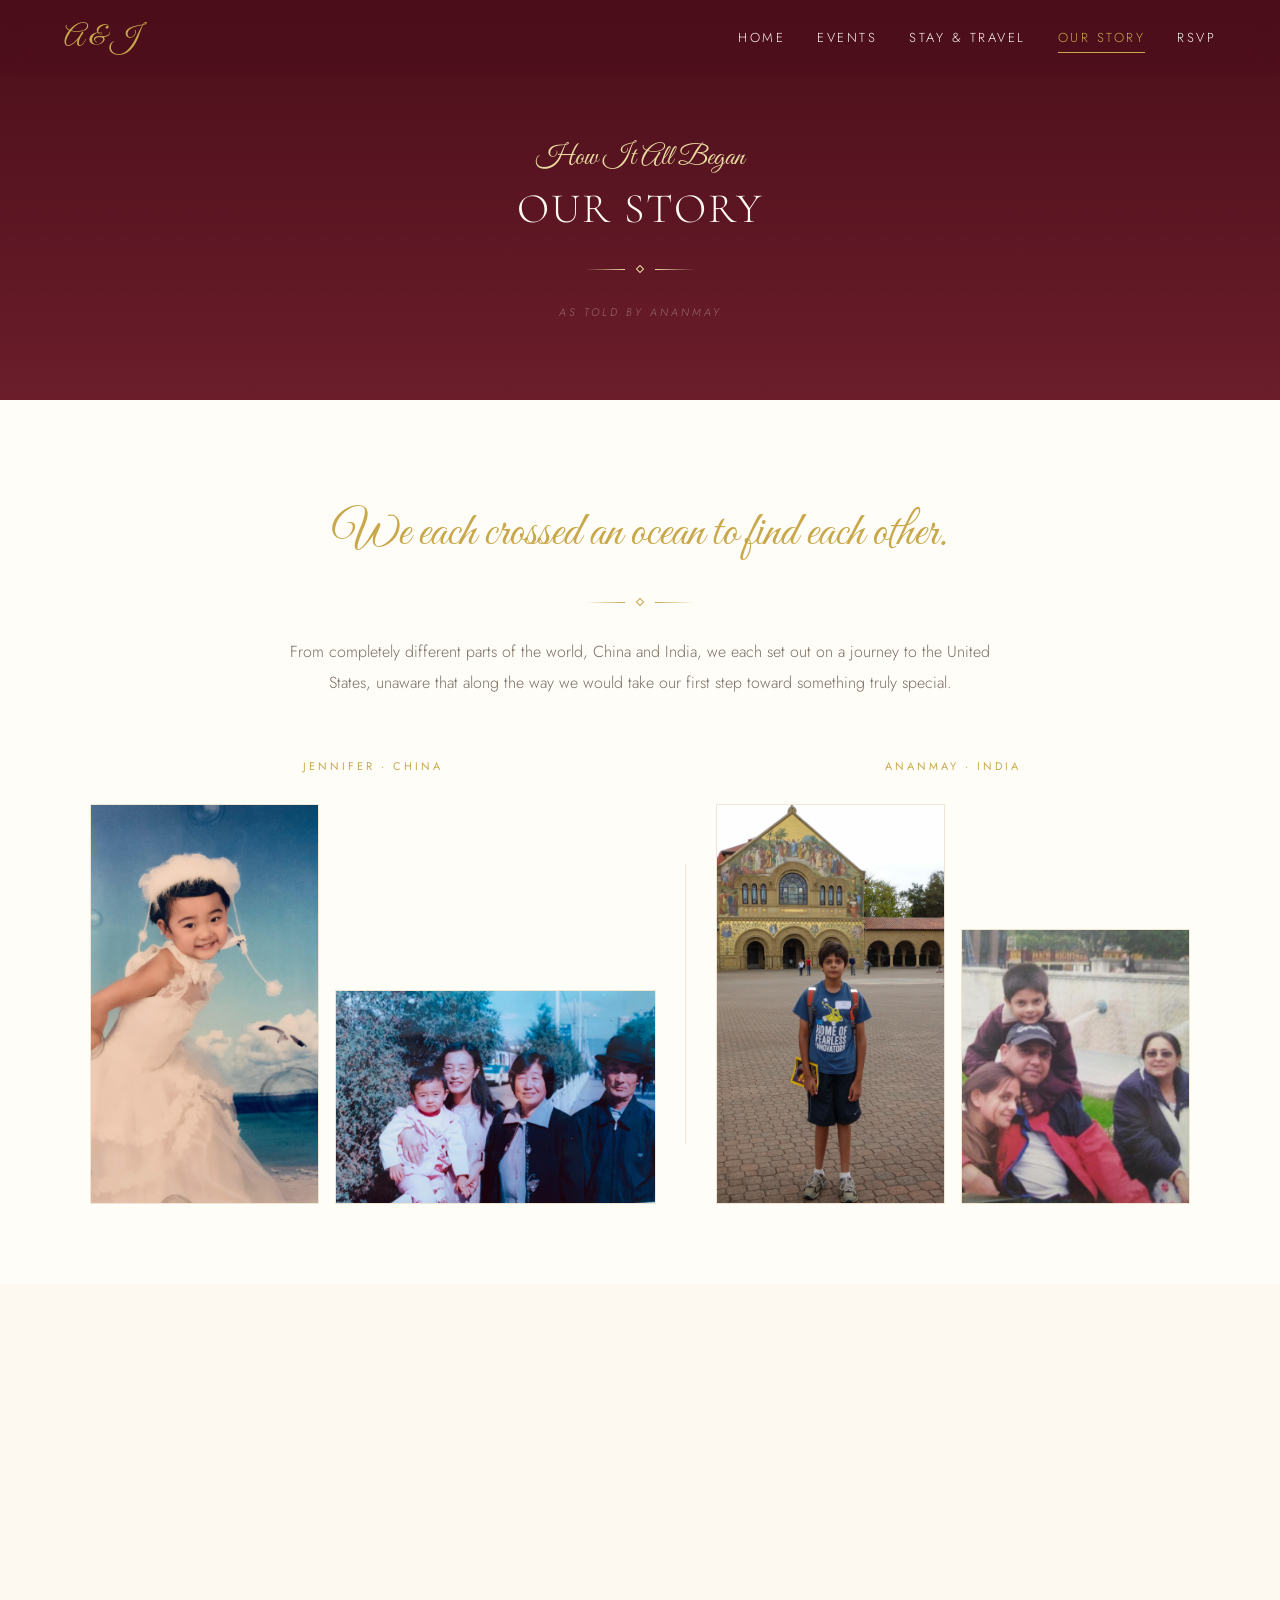
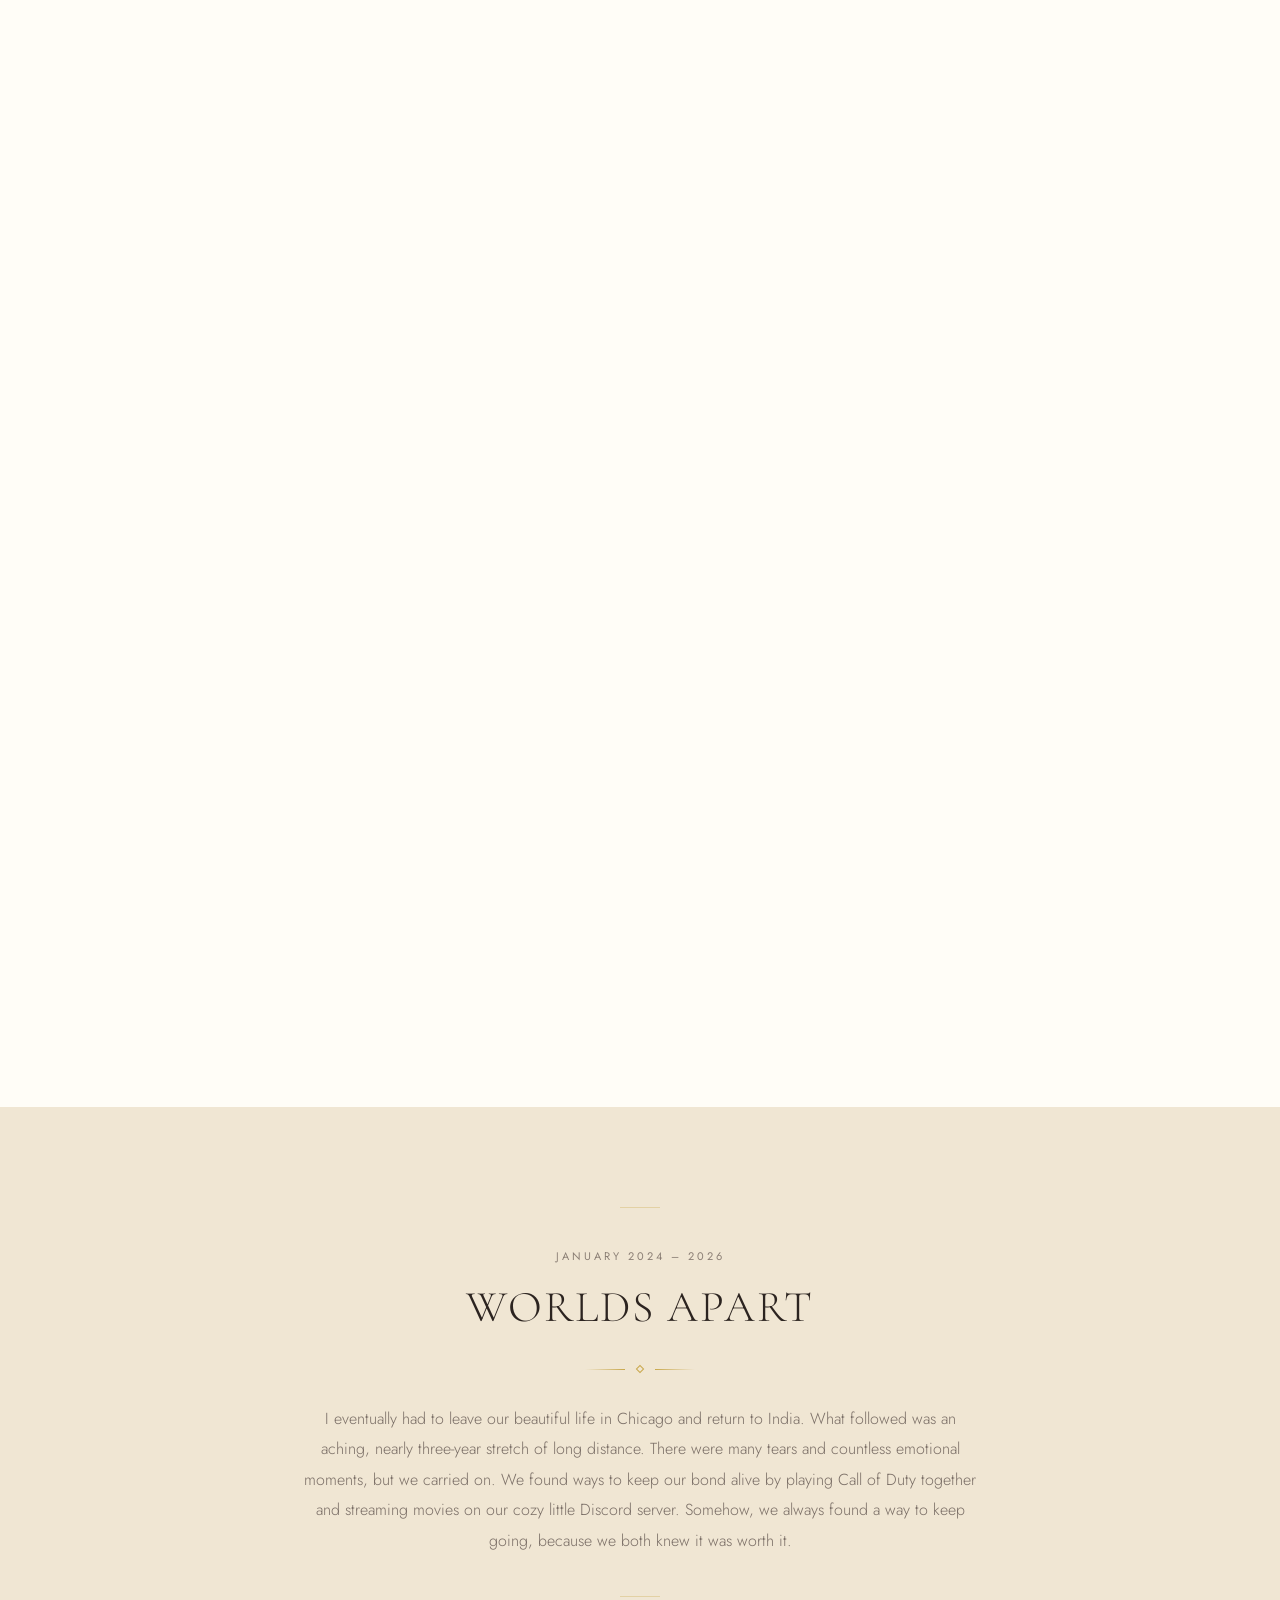
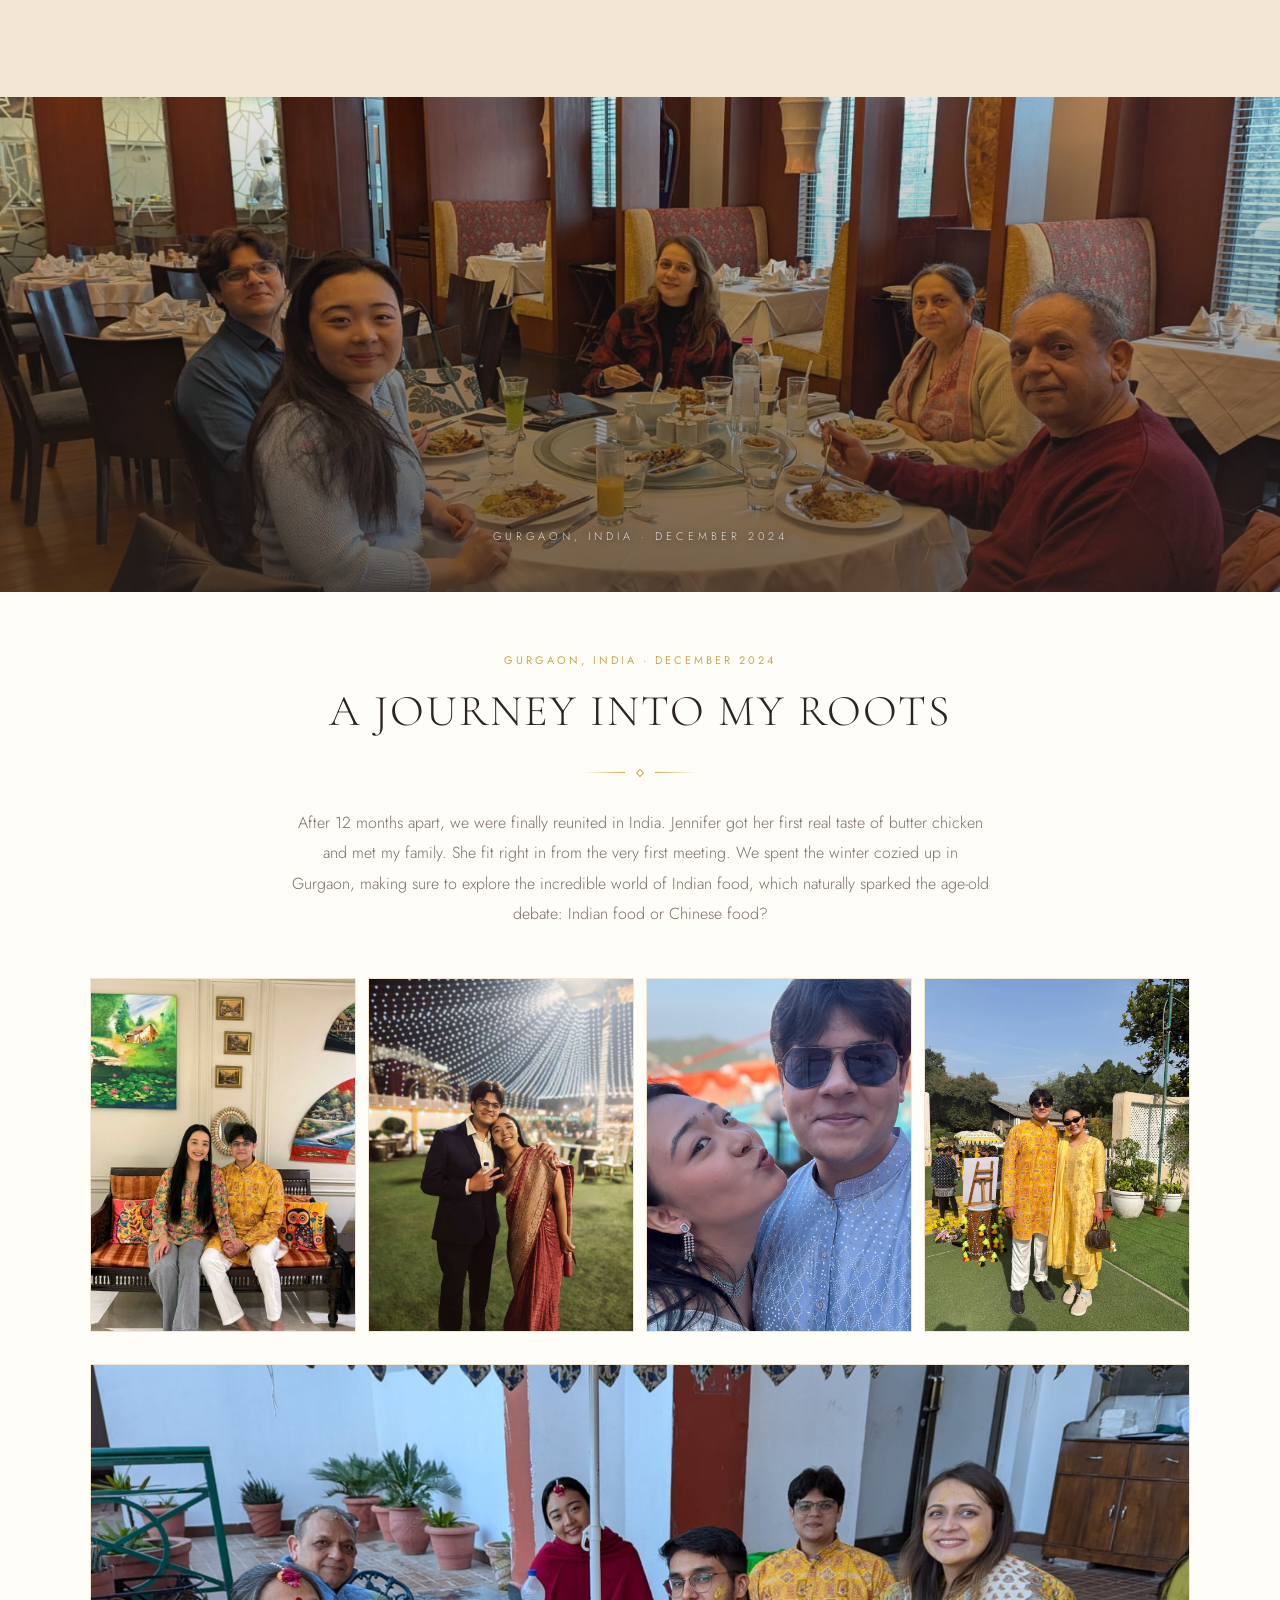
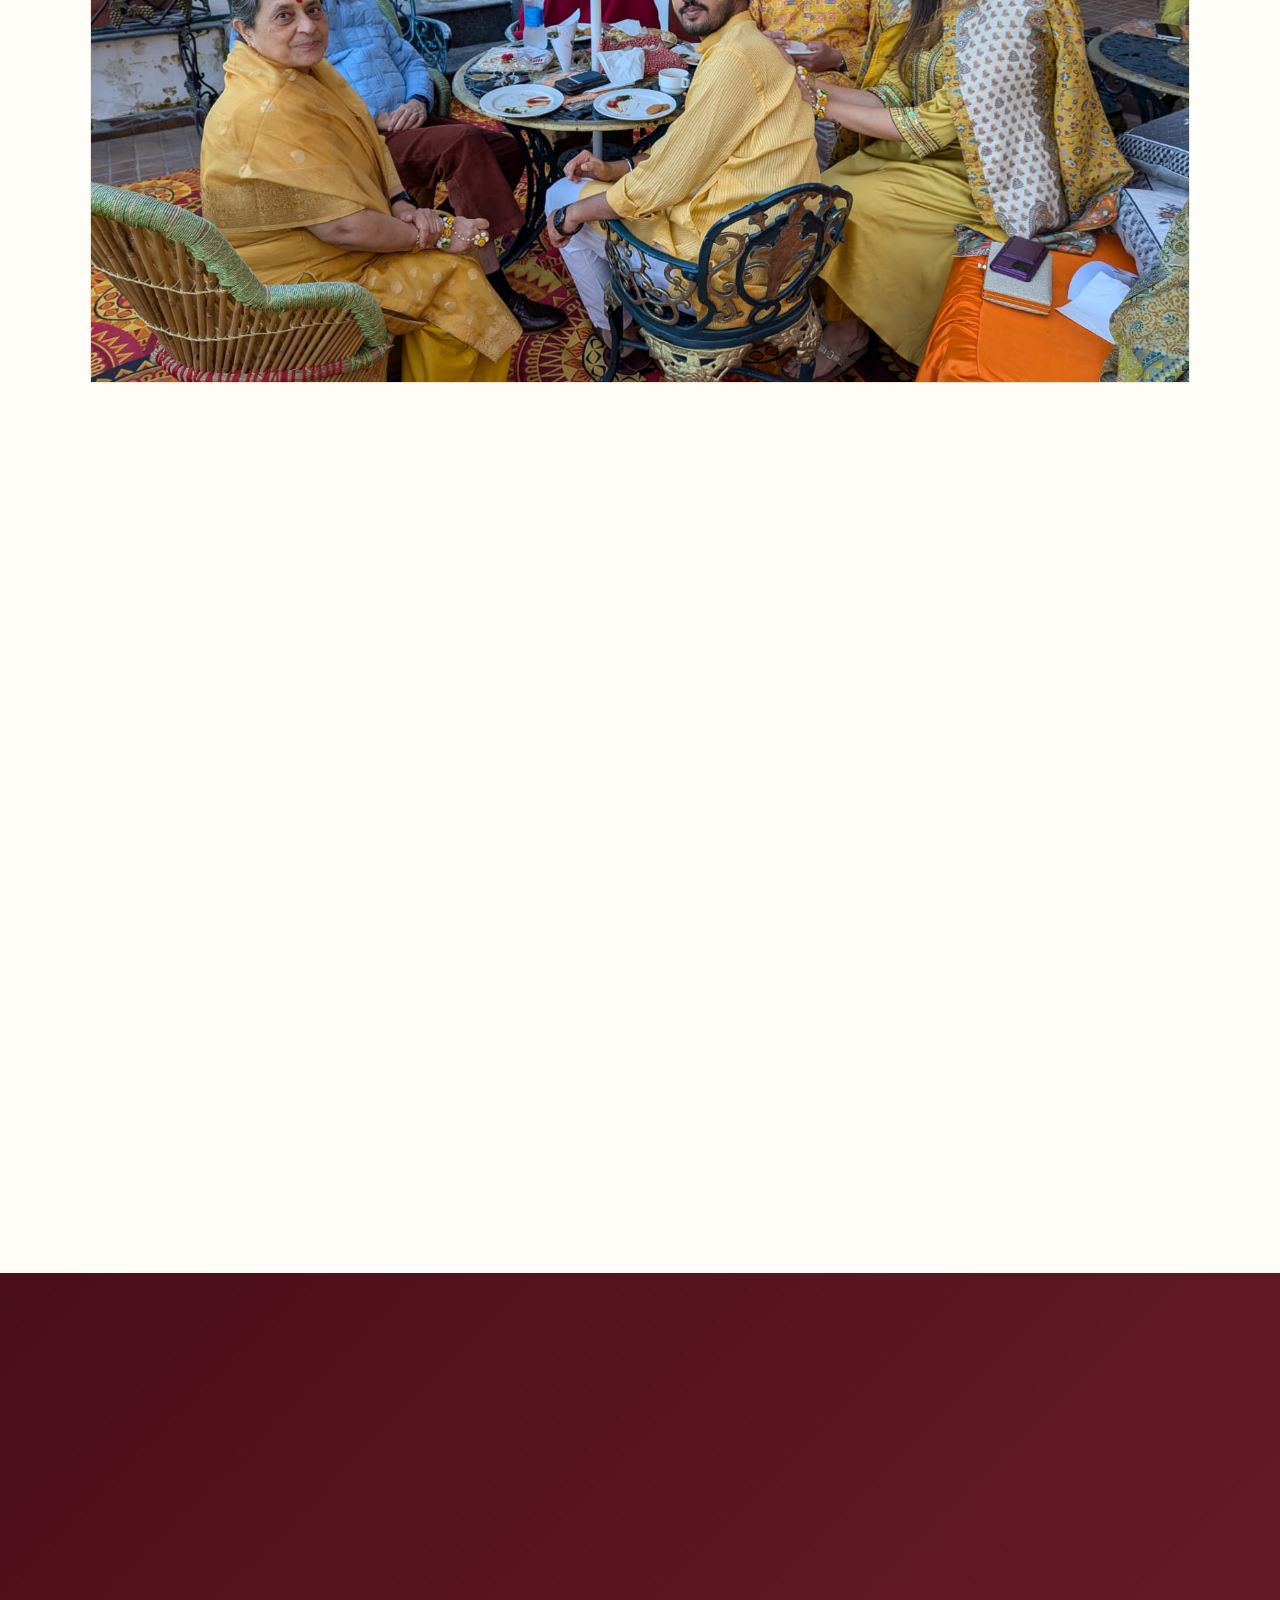
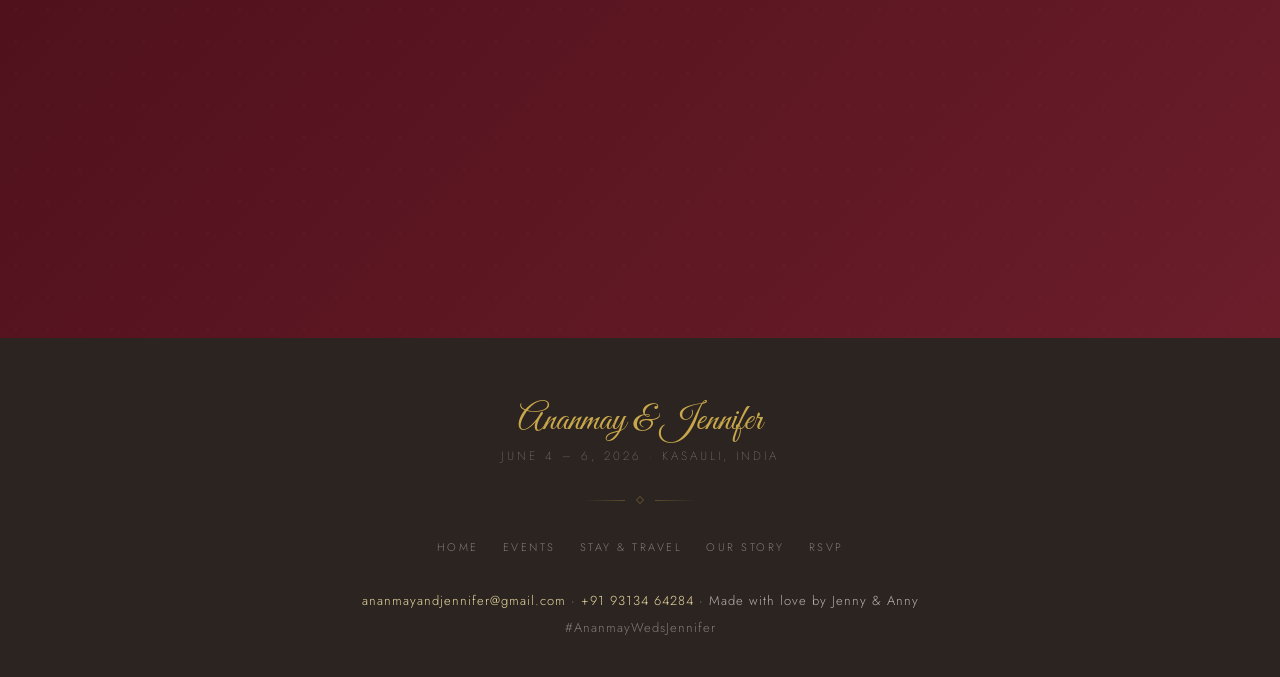
<file: our-story/index.html>
<!DOCTYPE html>
<html lang="en">
<head>
<meta charset="UTF-8">
<meta name="viewport" content="width=device-width, initial-scale=1.0">
<title>Our Story — Ananmay & Jennifer</title>
<meta name="description" content="The love story of Ananmay & Jennifer — from a chance meeting to forever.">
<link rel="preconnect" href="https://fonts.googleapis.com">
<link rel="preconnect" href="https://fonts.gstatic.com" crossorigin>
<link href="https://fonts.googleapis.com/css2?family=Cormorant+Garamond:ital,wght@0,300;0,400;0,500;0,600;0,700;1,300;1,400;1,500&family=Jost:wght@200;300;400;500&family=Great+Vibes&display=swap" rel="stylesheet">
<link rel="stylesheet" href="../css/styles.css">
</head>
<body>

<!-- ═══════════ NAVIGATION ═══════════ -->
<nav class="nav" id="mainNav" style="background:rgba(75,14,26,0.97);padding:12px 0;border-bottom:1px solid rgba(201,168,76,0.15)">
  <div class="nav-inner">
    <a href="../" class="script" style="font-size:28px;color:var(--gold);text-decoration:none">A & J</a>
    <div class="nav-links" style="display:flex">
      <button class="nav-link" onclick="window.location.href='../'" data-page="home">Home</button>
      <button class="nav-link" onclick="window.location.href='../events/'" data-page="events">Events</button>
      <button class="nav-link" onclick="window.location.href='../accommodations/'" data-page="accommodations">Stay & Travel</button>
      <button class="nav-link active" onclick="window.location.href='../our-story/'" data-page="our-story">Our Story</button>
      <button class="nav-link" onclick="window.location.href='../rsvp/'" data-page="rsvp">RSVP</button>
    </div>
    <button class="burger" id="burgerBtn" onclick="toggleMenu()">
      <span id="b1"></span><span id="b2"></span><span id="b3"></span>
    </button>
  </div>
  <div class="mobile-menu" id="mobileMenu">
    <div class="mobile-menu-inner">
      <button class="nav-link" onclick="window.location.href='../'">Home</button>
      <button class="nav-link" onclick="window.location.href='../events/'">Events</button>
      <button class="nav-link" onclick="window.location.href='../accommodations/'">Stay & Travel</button>
      <button class="nav-link" onclick="window.location.href='../our-story/'">Our Story</button>
      <button class="nav-link" onclick="window.location.href='../rsvp/'">RSVP</button>
    </div>
  </div>
</nav>

<!-- ═══════════ PAGE HEADER ═══════════ -->
<section class="page-header">
  <div class="dot-pattern"></div>
  <div class="reveal" style="position:relative;z-index:1">
    <p class="script" style="font-size:28px;color:var(--gold-light);margin-bottom:8px">How It All Began</p>
    <h2 class="serif" style="font-size:clamp(28px,5vw,42px);color:var(--cream);font-weight:300;letter-spacing:2px;text-transform:uppercase">Our Story</h2>
    <div class="ornament"><div class="line" style="background:linear-gradient(90deg,transparent,var(--gold-light))"></div><div class="diamond" style="border-color:var(--gold-light)"></div><div class="line" style="background:linear-gradient(90deg,var(--gold-light),transparent)"></div></div>
    <p class="sans" style="font-size:11px;letter-spacing:3px;color:rgba(255,255,255,.35);font-weight:300;font-style:italic;text-transform:uppercase;margin-top:4px">As told by Ananmay</p>
  </div>
</section>

<!-- ═══════════ STORY CONTENT ═══════════ -->
<div id="storyContent"></div>

<!-- ═══════════ FOOTER ═══════════ -->
<footer>
  <p class="script" style="font-size:36px;color:var(--gold);margin-bottom:4px">Ananmay & Jennifer</p>
  <p class="sans" style="font-size:12px;letter-spacing:3px;color:rgba(255,255,255,.4);font-weight:200;text-transform:uppercase">June 4 – 6, 2026 · Kasauli, India</p>
  <div class="ornament"><div class="line" style="background:linear-gradient(90deg,transparent,rgba(201,168,76,.3))"></div><div class="diamond" style="border-color:rgba(201,168,76,.3)"></div><div class="line" style="background:linear-gradient(90deg,rgba(201,168,76,.3),transparent)"></div></div>
  <div style="display:flex;gap:24px;justify-content:center;flex-wrap:wrap;margin-bottom:32px">
    <button class="nav-link" style="font-size:11px;color:rgba(255,255,255,.4)" onclick="window.location.href='../'">Home</button>
    <button class="nav-link" style="font-size:11px;color:rgba(255,255,255,.4)" onclick="window.location.href='../events/'">Events</button>
    <button class="nav-link" style="font-size:11px;color:rgba(255,255,255,.4)" onclick="window.location.href='../accommodations/'">Stay & Travel</button>
    <button class="nav-link" style="font-size:11px;color:rgba(255,255,255,.4)" onclick="window.location.href='../our-story/'">Our Story</button>
    <button class="nav-link" style="font-size:11px;color:rgba(255,255,255,.4)" onclick="window.location.href='../rsvp/'">RSVP</button>
  </div>
  <p class="sans" style="font-size:13px;color:rgba(255,255,255,.65);font-weight:300;letter-spacing:1px"><a href="mailto:ananmayandjennifer@gmail.com" style="color:var(--gold-light);text-decoration:none;transition:opacity .3s" onmouseover="this.style.opacity='.7'" onmouseout="this.style.opacity='1'">ananmayandjennifer@gmail.com</a> · <a href="tel:+919313464284" style="color:var(--gold-light);text-decoration:none;transition:opacity .3s" onmouseover="this.style.opacity='.7'" onmouseout="this.style.opacity='1'">+91 93134 64284</a> · Made with love by Jenny & Anny</p>
  <p class="sans" style="font-size:13px;color:rgba(255,255,255,.4);font-weight:300;letter-spacing:1px;margin-top:8px">#AnanmayWedsJennifer</p>
</footer>

<script src="../js/main.js"></script>
<script src="../js/story.js"></script>
</body>
</html>
</file>
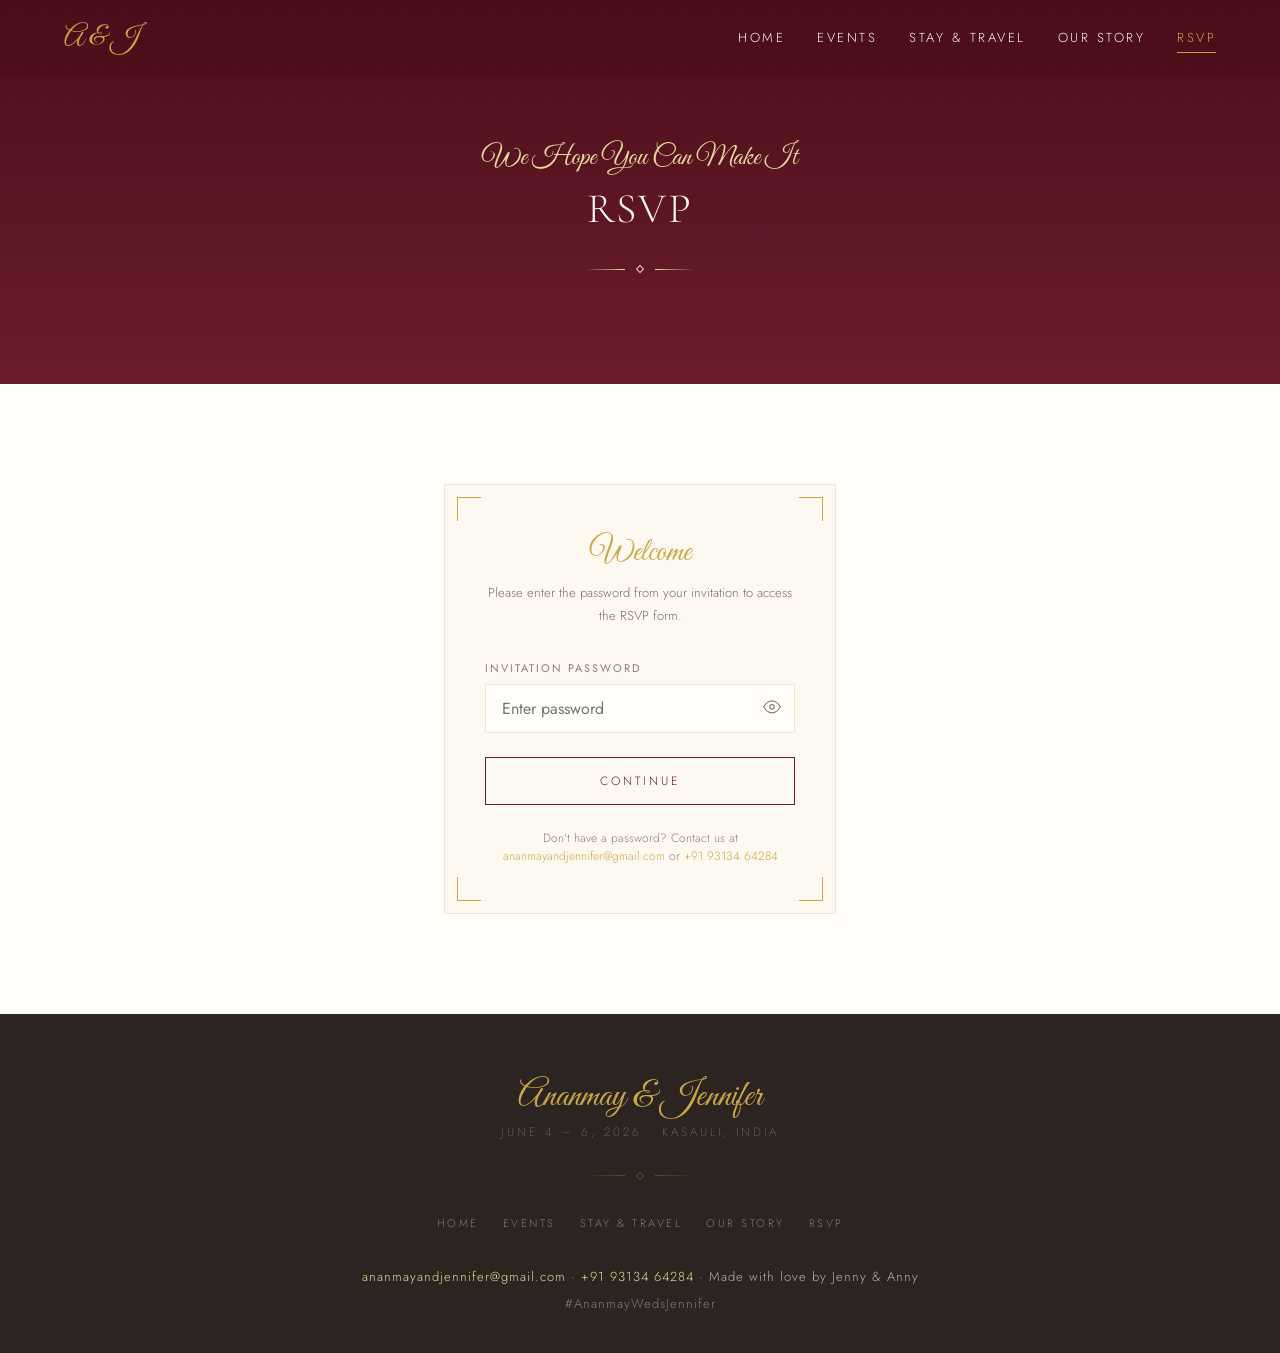
<file: rsvp/index.html>
<!DOCTYPE html>
<html lang="en">
<head>
<meta charset="UTF-8">
<meta name="viewport" content="width=device-width, initial-scale=1.0">
<title>RSVP — Ananmay & Jennifer</title>
<meta name="description" content="RSVP for the wedding of Ananmay & Jennifer, June 4-6, 2026 at Ramada by Wyndham, Kasauli.">
<link rel="preconnect" href="https://fonts.googleapis.com">
<link rel="preconnect" href="https://fonts.gstatic.com" crossorigin>
<link href="https://fonts.googleapis.com/css2?family=Cormorant+Garamond:ital,wght@0,300;0,400;0,500;0,600;0,700;1,300;1,400;1,500&family=Jost:wght@200;300;400;500&family=Great+Vibes&display=swap" rel="stylesheet">
<link rel="stylesheet" href="../css/styles.css">
</head>
<body>

<!-- ═══════════ NAVIGATION ═══════════ -->
<nav class="nav" id="mainNav" style="background:rgba(75,14,26,0.97);padding:12px 0;border-bottom:1px solid rgba(201,168,76,0.15)">
  <div class="nav-inner">
    <a href="../" class="script" style="font-size:28px;color:var(--gold);text-decoration:none">A & J</a>
    <div class="nav-links" style="display:flex">
      <button class="nav-link" onclick="window.location.href='../'">Home</button>
      <button class="nav-link" onclick="window.location.href='../events/'">Events</button>
      <button class="nav-link" onclick="window.location.href='../accommodations/'">Stay & Travel</button>
      <button class="nav-link" onclick="window.location.href='../our-story/'">Our Story</button>
      <button class="nav-link active" onclick="window.location.href='../rsvp/'">RSVP</button>
    </div>
    <button class="burger" id="burgerBtn" onclick="toggleMenu()">
      <span id="b1"></span><span id="b2"></span><span id="b3"></span>
    </button>
  </div>
  <div class="mobile-menu" id="mobileMenu">
    <div class="mobile-menu-inner">
      <button class="nav-link" onclick="window.location.href='../'">Home</button>
      <button class="nav-link" onclick="window.location.href='../events/'">Events</button>
      <button class="nav-link" onclick="window.location.href='../accommodations/'">Stay & Travel</button>
      <button class="nav-link" onclick="window.location.href='../our-story/'">Our Story</button>
      <button class="nav-link" onclick="window.location.href='../rsvp/'">RSVP</button>
    </div>
  </div>
</nav>

<!-- ═══════════ PAGE HEADER ═══════════ -->
<section class="page-header">
  <div class="dot-pattern"></div>
  <div class="reveal" style="position:relative;z-index:1">
    <p class="script" style="font-size:28px;color:var(--gold-light);margin-bottom:8px">We Hope You Can Make It</p>
    <h2 class="serif" style="font-size:clamp(28px,5vw,42px);color:var(--cream);font-weight:300;letter-spacing:2px;text-transform:uppercase">RSVP</h2>
    <div class="ornament"><div class="line" style="background:linear-gradient(90deg,transparent,var(--gold-light))"></div><div class="diamond" style="border-color:var(--gold-light)"></div><div class="line" style="background:linear-gradient(90deg,var(--gold-light),transparent)"></div></div>
    <!-- <p class="sans" style="font-size:12px;letter-spacing:2px;color:rgba(255,255,255,.5);font-weight:300;margin-top:4px">Kindly respond by March 20th, 2026</p> -->
  </div>
</section>

<!-- ═══════════ PASSWORD GATE ═══════════ -->
<section id="rsvpGate" class="section" style="background:var(--ivory)">
  <div style="max-width:440px;margin:0 auto;padding:0 24px;text-align:center">
    <div class="card reveal" style="padding:48px 40px">
      <div class="card-corner tl"></div><div class="card-corner tr"></div><div class="card-corner bl"></div><div class="card-corner br"></div>
      <p class="script" style="font-size:32px;color:var(--gold);margin-bottom:8px">Welcome</p>
      <p class="sans" style="font-size:13px;color:var(--text-muted);font-weight:300;line-height:1.8;margin-bottom:32px">Please enter the password from your invitation to access the RSVP form.</p>
      <form onsubmit="unlockRSVP(event)" style="text-align:left">
        <div class="form-group">
          <label class="form-label">Invitation Password</label>
          <div style="position:relative">
            <input type="password" id="passwordInput" required placeholder="Enter password" autocomplete="off" style="padding-right:48px">
            <button type="button" onclick="togglePasswordVisibility()" id="pwToggle" style="position:absolute;right:14px;top:50%;transform:translateY(-50%);background:none;border:none;cursor:pointer;padding:0;color:var(--warm-gray);line-height:1" aria-label="Toggle password visibility">
              <svg id="eyeIcon" xmlns="http://www.w3.org/2000/svg" width="18" height="18" viewBox="0 0 24 24" fill="none" stroke="currentColor" stroke-width="1.5" stroke-linecap="round" stroke-linejoin="round"><path d="M1 12s4-8 11-8 11 8 11 8-4 8-11 8-11-8-11-8z"/><circle cx="12" cy="12" r="3"/></svg>
              <svg id="eyeOffIcon" xmlns="http://www.w3.org/2000/svg" width="18" height="18" viewBox="0 0 24 24" fill="none" stroke="currentColor" stroke-width="1.5" stroke-linecap="round" stroke-linejoin="round" style="display:none"><path d="M17.94 17.94A10.07 10.07 0 0 1 12 20c-7 0-11-8-11-8a18.45 18.45 0 0 1 5.06-5.94"/><path d="M9.9 4.24A9.12 9.12 0 0 1 12 4c7 0 11 8 11 8a18.5 18.5 0 0 1-2.16 3.19"/><line x1="1" y1="1" x2="23" y2="23"/></svg>
            </button>
          </div>
        </div>
        <p id="passwordError" style="display:none;color:var(--burgundy);font-size:13px;font-family:'Jost',sans-serif;margin-bottom:16px;font-weight:300"></p>
        <button type="submit" class="btn btn-burg" style="width:100%;text-align:center">Continue</button>
      </form>
      <p class="sans" style="font-size:12px;color:var(--warm-gray);font-weight:300;margin-top:24px">Don't have a password? Contact us at <a href="mailto:ananmayandjennifer@gmail.com" style="color:var(--gold);text-decoration:none">ananmayandjennifer@gmail.com</a> or <a href="tel:+919313464284" style="color:var(--gold);text-decoration:none">+91 93134 64284</a></p>
    </div>
  </div>
</section>

<!-- ═══════════ RSVP FORM ═══════════ -->
<section id="rsvpSection" style="display:none;background:var(--ivory);padding:80px 0">
  <div style="max-width:600px;margin:0 auto;padding:0 24px">

    <form id="rsvpForm" onsubmit="submitRSVP(event)">

      <!-- ── Attendance (always shown first) ── -->
      <div style="margin-bottom:40px">
        <p class="sans" style="font-size:10px;letter-spacing:3px;color:var(--burgundy);text-transform:uppercase;font-weight:300;margin-bottom:24px;padding-bottom:12px;border-bottom:1px solid var(--cream-dark)">Will You Be Attending?</p>
        <div class="form-group">
          <select id="attendSelect">
            <option value="yes">Joyfully Accept</option>
            <option value="no">Regretfully Decline</option>
          </select>
        </div>
      </div>

      <!-- ── Your Details (name + email always shown) ── -->
      <div style="margin-bottom:40px">
        <p class="sans" style="font-size:10px;letter-spacing:3px;color:var(--burgundy);text-transform:uppercase;font-weight:300;margin-bottom:24px;padding-bottom:12px;border-bottom:1px solid var(--cream-dark)">Your Details</p>
        <div class="form-group"><label class="form-label">Full Name *</label><input type="text" id="primaryName" required placeholder="Your full name"></div>
        <div class="form-group"><label class="form-label">Email *</label><input type="email" id="primaryEmail" required placeholder="your@email.com"></div>
      </div>

      <!-- ── Attending-only fields ── -->
      <div id="attendingFields">

        <!-- Phone + Age -->
        <div style="margin-bottom:40px">
          <p class="sans" style="font-size:10px;letter-spacing:3px;color:var(--burgundy);text-transform:uppercase;font-weight:300;margin-bottom:24px;padding-bottom:12px;border-bottom:1px solid var(--cream-dark)">Contact & Age</p>
          <div class="form-group"><label class="form-label">Phone Number *</label><input type="tel" id="primaryPhone" required placeholder="+91 XXXXX XXXXX"></div>
          <div class="form-group">
            <label class="form-label">Age Group *</label>
            <div style="display:flex;gap:24px;margin-top:4px">
              <label style="display:flex;align-items:center;gap:8px;cursor:pointer;font-family:'Jost',sans-serif;font-size:14px;font-weight:300;color:var(--charcoal)"><input type="radio" name="primaryAge" id="primaryAge" value="0-5" style="accent-color:var(--burgundy);width:16px;height:16px;cursor:pointer"> 0 – 5</label>
              <label style="display:flex;align-items:center;gap:8px;cursor:pointer;font-family:'Jost',sans-serif;font-size:14px;font-weight:300;color:var(--charcoal)"><input type="radio" name="primaryAge" value="6-11" style="accent-color:var(--burgundy);width:16px;height:16px;cursor:pointer"> 6 – 11</label>
              <label style="display:flex;align-items:center;gap:8px;cursor:pointer;font-family:'Jost',sans-serif;font-size:14px;font-weight:300;color:var(--charcoal)"><input type="radio" name="primaryAge" value="12+" checked style="accent-color:var(--burgundy);width:16px;height:16px;cursor:pointer"> 12+</label>
            </div>
          </div>
        </div>

        <!-- Dietary -->
        <div style="margin-bottom:40px">
          <p class="sans" style="font-size:10px;letter-spacing:3px;color:var(--burgundy);text-transform:uppercase;font-weight:300;margin-bottom:24px;padding-bottom:12px;border-bottom:1px solid var(--cream-dark)">Dietary Requirements</p>
          <div class="form-group"><label class="form-label">Any allergies or dietary preferences? <span style="color:var(--warm-gray);font-weight:300;text-transform:none;letter-spacing:0">(optional)</span></label><input type="text" id="primaryDietary" placeholder="e.g. vegetarian, nut allergy…"></div>
        </div>

        <!-- ID Upload -->
        <div style="margin-bottom:40px">
          <p class="sans" style="font-size:10px;letter-spacing:3px;color:var(--burgundy);text-transform:uppercase;font-weight:300;margin-bottom:24px;padding-bottom:12px;border-bottom:1px solid var(--cream-dark)">ID Upload <span style="color:var(--warm-gray);font-weight:300;text-transform:none;letter-spacing:0;font-size:11px">(optional)</span></p>
          <p class="sans" style="font-size:13px;color:var(--text-muted);font-weight:300;line-height:1.7;margin-bottom:16px">Upload a copy of your Aadhar card or Passport to help us streamline the check-in process at the venue.</p>
          <div class="form-group">
            <label class="form-label">Aadhar / Passport <span style="color:var(--warm-gray);font-weight:300;text-transform:none;letter-spacing:0">(optional)</span></label>
            <input type="file" id="idUpload" accept="image/*,.pdf" style="padding:10px 16px;cursor:pointer">
          </div>
          <p class="sans" style="font-size:11px;color:var(--warm-gray);font-weight:300;margin-top:-12px">Accepted: JPG, PNG, PDF · Max 5 MB</p>
        </div>

        <!-- Additional Guests -->
        <div style="margin-bottom:40px">
          <p class="sans" style="font-size:10px;letter-spacing:3px;color:var(--burgundy);text-transform:uppercase;font-weight:300;margin-bottom:8px;padding-bottom:12px;border-bottom:1px solid var(--cream-dark)">Additional Guests</p>
          <p class="sans" style="font-size:13px;color:var(--text-muted);font-weight:300;line-height:1.7;margin-bottom:24px">Please RSVP for your entire group using this form.</p>
          <div class="form-group">
            <label class="form-label">Number of additional guests</label>
            <select id="additionalGuestCount">
              <option value="0">Just me</option>
              <option value="1">+ 1 guest</option>
              <option value="2">+ 2 guests</option>
              <option value="3">+ 3 guests</option>
              <option value="4">+ 4 guests</option>
              <option value="5">+ 5 guests</option>
              <option value="6">+ 6 guests</option>
              <option value="7">+ 7 guests</option>
              <option value="8">+ 8 guests</option>
              <option value="9">+ 9 guests</option>
            </select>
          </div>
          <div id="additionalGuestsContainer"></div>
        </div>

        <!-- Message -->
        <div style="margin-bottom:40px">
          <p class="sans" style="font-size:10px;letter-spacing:3px;color:var(--burgundy);text-transform:uppercase;font-weight:300;margin-bottom:24px;padding-bottom:12px;border-bottom:1px solid var(--cream-dark)">Message for the Couple</p>
          <div class="form-group"><label class="form-label">Share your wishes <span style="color:var(--warm-gray);font-weight:300;text-transform:none;letter-spacing:0">(optional)</span></label><textarea id="messageField" rows="4" placeholder="Write a message for Ananmay & Jennifer…" style="resize:vertical"></textarea></div>
        </div>

      </div>

      <button type="submit" class="btn btn-burg" style="width:100%;text-align:center">Send RSVP</button>

    </form>

    <!-- ── Thank You ── -->
    <div id="rsvpThanks" style="display:none;text-align:center;padding:64px 0">
      <p class="script" style="font-size:48px;color:var(--gold);margin-bottom:16px">Thank You!</p>
      <div class="ornament" style="margin-bottom:24px"><div class="line" style="background:linear-gradient(90deg,transparent,var(--gold))"></div><div class="diamond" style="border-color:var(--gold)"></div><div class="line" style="background:linear-gradient(90deg,var(--gold),transparent)"></div></div>
      <p class="serif" style="font-size:22px;color:var(--charcoal);font-weight:300;margin-bottom:12px">We've received your RSVP.</p>
      <p id="thanksMsg" class="sans" style="font-size:16px;color:var(--text-muted);font-weight:300;line-height:1.8">We can't wait to celebrate with you in Kasauli!</p>
    </div>

  </div>
</section>

<!-- ═══════════ FOOTER ═══════════ -->
<footer>
  <p class="script" style="font-size:36px;color:var(--gold);margin-bottom:4px">Ananmay & Jennifer</p>
  <p class="sans" style="font-size:12px;letter-spacing:3px;color:rgba(255,255,255,.4);font-weight:200;text-transform:uppercase">June 4 – 6, 2026 · Kasauli, India</p>
  <div class="ornament"><div class="line" style="background:linear-gradient(90deg,transparent,rgba(201,168,76,.3))"></div><div class="diamond" style="border-color:rgba(201,168,76,.3)"></div><div class="line" style="background:linear-gradient(90deg,rgba(201,168,76,.3),transparent)"></div></div>
  <div style="display:flex;gap:24px;justify-content:center;flex-wrap:wrap;margin-bottom:32px">
    <button class="nav-link" style="font-size:11px;color:rgba(255,255,255,.4)" onclick="window.location.href='../'">Home</button>
    <button class="nav-link" style="font-size:11px;color:rgba(255,255,255,.4)" onclick="window.location.href='../events/'">Events</button>
    <button class="nav-link" style="font-size:11px;color:rgba(255,255,255,.4)" onclick="window.location.href='../accommodations/'">Stay & Travel</button>
    <button class="nav-link" style="font-size:11px;color:rgba(255,255,255,.4)" onclick="window.location.href='../our-story/'">Our Story</button>
    <button class="nav-link" style="font-size:11px;color:rgba(255,255,255,.4)" onclick="window.location.href='../rsvp/'">RSVP</button>
  </div>
  <p class="sans" style="font-size:13px;color:rgba(255,255,255,.65);font-weight:300;letter-spacing:1px"><a href="mailto:ananmayandjennifer@gmail.com" style="color:var(--gold-light);text-decoration:none;transition:opacity .3s" onmouseover="this.style.opacity='.7'" onmouseout="this.style.opacity='1'">ananmayandjennifer@gmail.com</a> · <a href="tel:+919313464284" style="color:var(--gold-light);text-decoration:none;transition:opacity .3s" onmouseover="this.style.opacity='.7'" onmouseout="this.style.opacity='1'">+91 93134 64284</a> · Made with love by Jenny & Anny</p>
  <p class="sans" style="font-size:13px;color:rgba(255,255,255,.4);font-weight:300;letter-spacing:1px;margin-top:8px">#AnanmayWedsJennifer</p>
</footer>

<script src="../js/main.js"></script>
<script src="../js/rsvp.js"></script>
</body>
</html>
</file>
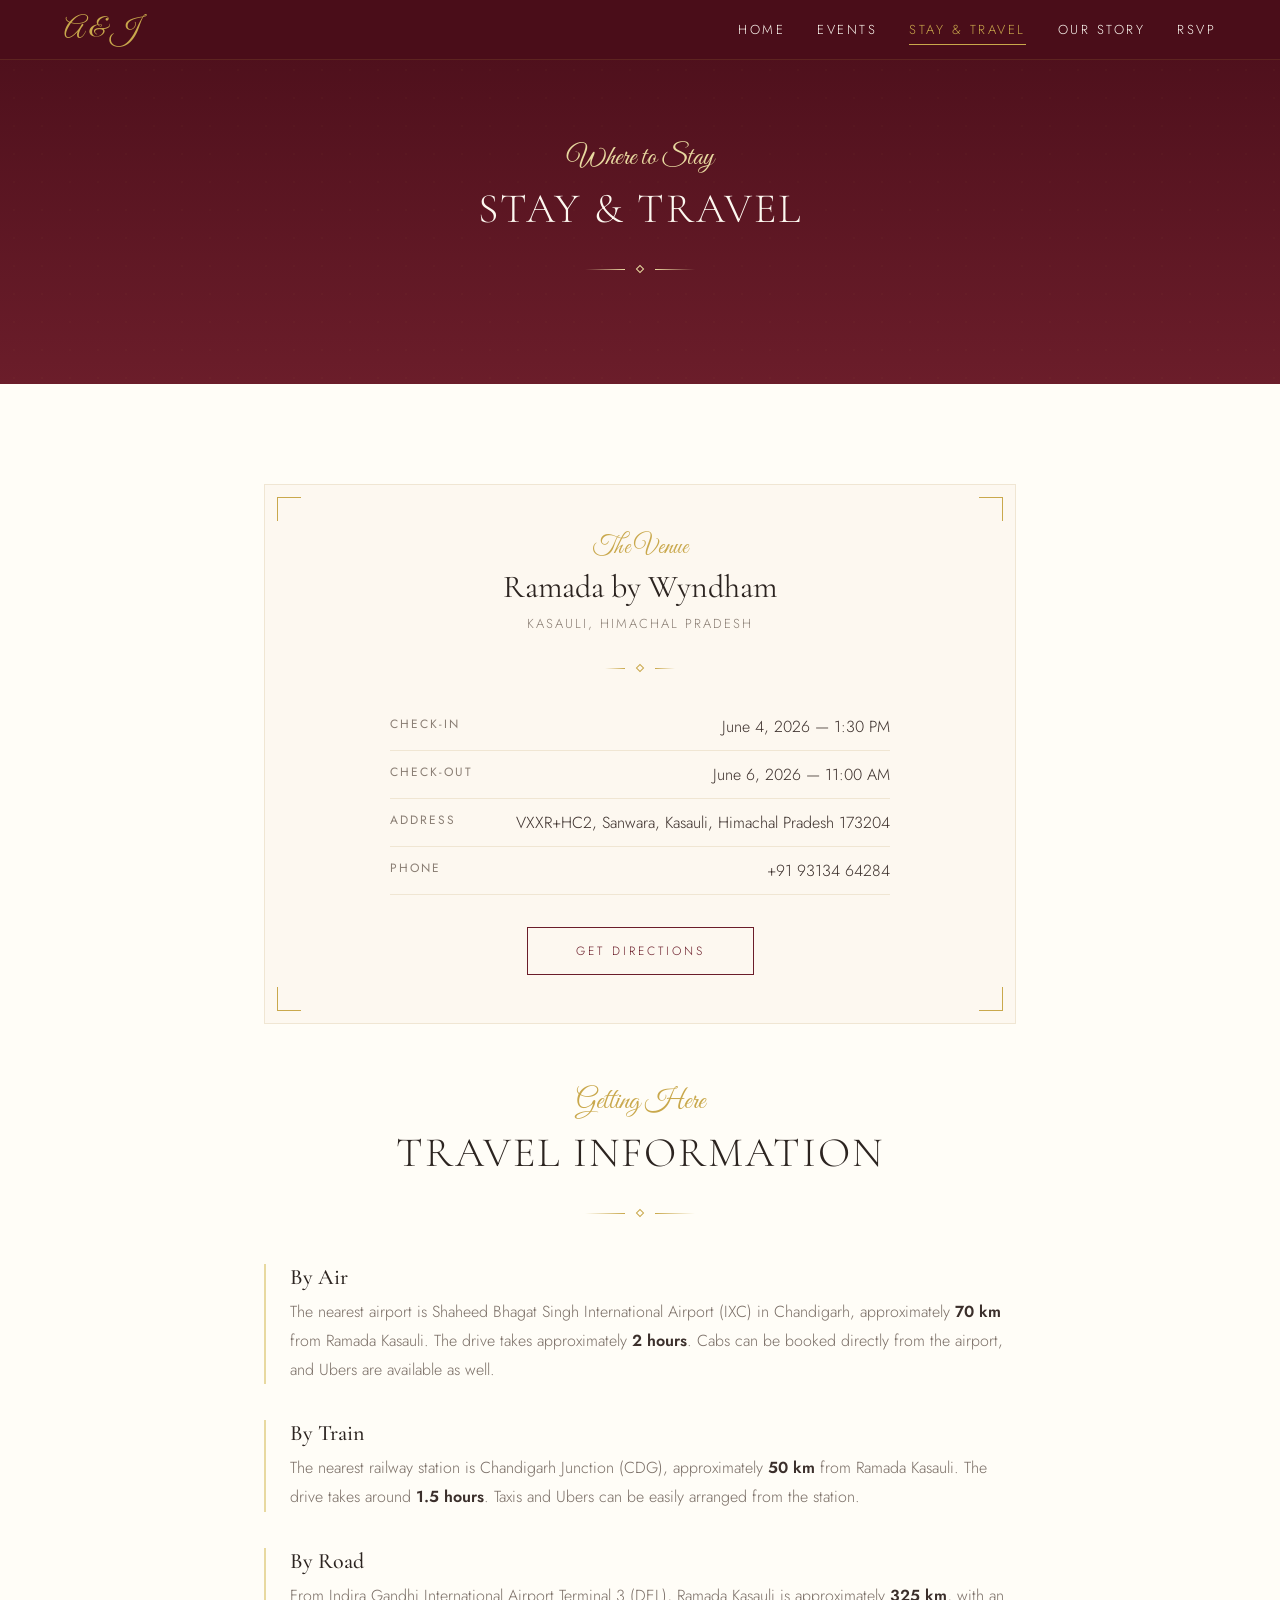
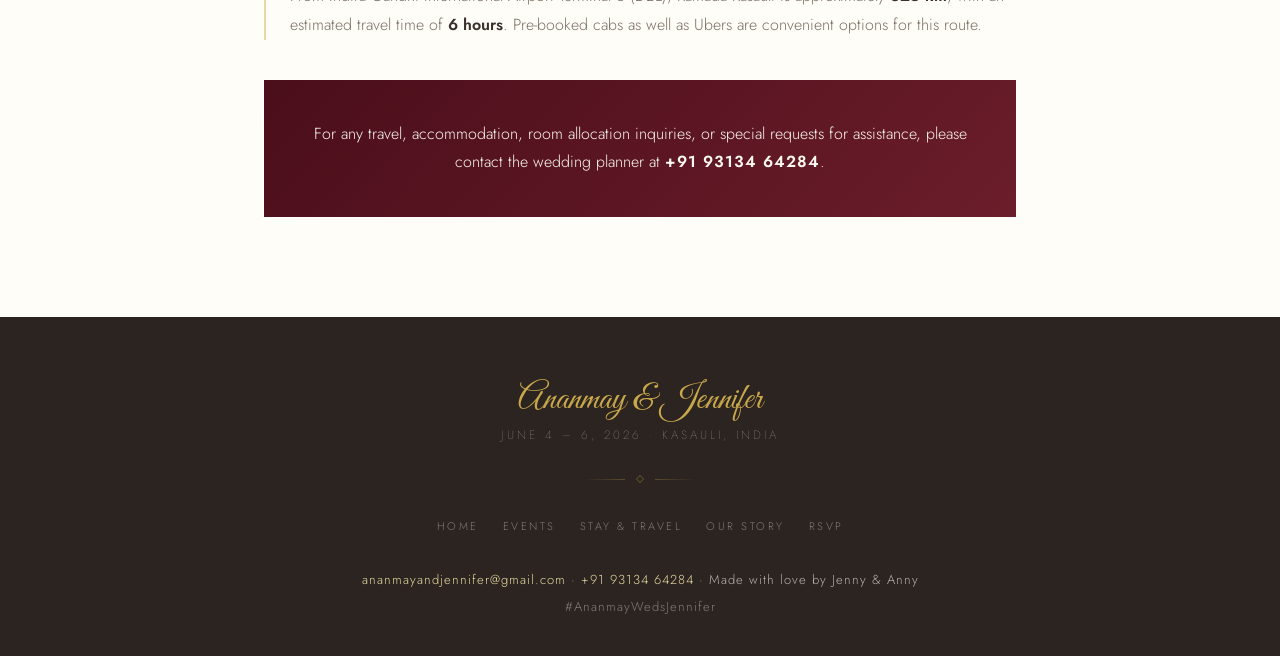
<file: accommodations.html>
<!DOCTYPE html>
<html lang="en">
<head>
<meta charset="UTF-8">
<meta name="viewport" content="width=device-width, initial-scale=1.0">
<title>Stay & Travel — Ananmay & Jennifer</title>
<meta name="description" content="Accommodation and travel information for the wedding of Ananmay & Jennifer at Ramada by Wyndham, Kasauli.">
<link rel="preconnect" href="https://fonts.googleapis.com">
<link rel="preconnect" href="https://fonts.gstatic.com" crossorigin>
<link href="https://fonts.googleapis.com/css2?family=Cormorant+Garamond:ital,wght@0,300;0,400;0,500;0,600;0,700;1,300;1,400;1,500&family=Jost:wght@200;300;400;500&family=Great+Vibes&display=swap" rel="stylesheet">
<link rel="stylesheet" href="css/styles.css">
</head>
<body>

<!-- ═══════════ NAVIGATION ═══════════ -->
<nav class="nav" id="mainNav" style="background:rgba(75,14,26,0.97);padding:12px 0;border-bottom:1px solid rgba(201,168,76,0.15)">
  <div class="nav-inner">
    <a href="index.html" class="script" style="font-size:28px;color:var(--gold);text-decoration:none">A & J</a>
    <div class="nav-links" style="display:flex">
      <button class="nav-link" onclick="window.location.href='index.html'" data-page="home">Home</button>
      <button class="nav-link" onclick="window.location.href='events.html'" data-page="events">Events</button>
      <button class="nav-link active" onclick="window.location.href='accommodations.html'" data-page="accommodations">Stay & Travel</button>
      <button class="nav-link" onclick="window.location.href='our-story.html'" data-page="our-story">Our Story</button>
      <button class="nav-link" onclick="window.location.href='rsvp.html'" data-page="rsvp">RSVP</button>
    </div>
    <button class="burger" id="burgerBtn" onclick="toggleMenu()">
      <span id="b1"></span><span id="b2"></span><span id="b3"></span>
    </button>
  </div>
  <div class="mobile-menu" id="mobileMenu">
    <div class="mobile-menu-inner">
      <button class="nav-link" onclick="window.location.href='index.html'">Home</button>
      <button class="nav-link" onclick="window.location.href='events.html'">Events</button>
      <button class="nav-link" onclick="window.location.href='accommodations.html'">Stay & Travel</button>
      <button class="nav-link" onclick="window.location.href='our-story.html'">Our Story</button>
      <button class="nav-link" onclick="window.location.href='rsvp.html'">RSVP</button>
    </div>
  </div>
</nav>

<!-- ═══════════ PAGE HEADER ═══════════ -->
<section class="page-header">
  <div class="dot-pattern"></div>
  <div class="reveal" style="position:relative;z-index:1">
    <p class="script" style="font-size:28px;color:var(--gold-light);margin-bottom:8px">Where to Stay</p>
    <h2 class="serif" style="font-size:clamp(28px,5vw,42px);color:var(--cream);font-weight:300;letter-spacing:2px;text-transform:uppercase">Stay & Travel</h2>
    <div class="ornament"><div class="line" style="background:linear-gradient(90deg,transparent,var(--gold-light))"></div><div class="diamond" style="border-color:var(--gold-light)"></div><div class="line" style="background:linear-gradient(90deg,var(--gold-light),transparent)"></div></div>
  </div>
</section>

<!-- ═══════════ CONTENT ═══════════ -->
<section class="section" style="background:var(--ivory)">
  <div class="container">

    <!-- Venue Card -->
    <div class="card reveal" style="text-align:center;margin-bottom:60px">
      <div class="card-corner tl"></div><div class="card-corner tr"></div><div class="card-corner bl"></div><div class="card-corner br"></div>
      <p class="script" style="font-size:24px;color:var(--gold);margin-bottom:4px">The Venue</p>
      <h3 class="serif" style="font-size:32px;font-weight:400;color:var(--charcoal);margin-bottom:8px">Ramada by Wyndham</h3>
      <p class="sans" style="font-size:13px;color:var(--warm-gray);letter-spacing:2px;font-weight:300;text-transform:uppercase">Kasauli, Himachal Pradesh</p>
      <div class="ornament"><div class="line" style="background:linear-gradient(90deg,transparent,var(--gold));width:20px"></div><div class="diamond" style="border-color:var(--gold)"></div><div class="line" style="background:linear-gradient(90deg,var(--gold),transparent);width:20px"></div></div>
      <div style="text-align:left;max-width:500px;margin:0 auto">
        <div style="display:flex;justify-content:space-between;padding:12px 0;border-bottom:1px solid var(--cream-dark);flex-wrap:wrap;gap:8px"><span class="sans" style="font-size:12px;letter-spacing:2px;color:var(--warm-gray);text-transform:uppercase">Check-in</span><span class="sans" style="font-size:16px;color:var(--text-dark);font-weight:300">June 4, 2026 — 1:30 PM</span></div>
        <div style="display:flex;justify-content:space-between;padding:12px 0;border-bottom:1px solid var(--cream-dark);flex-wrap:wrap;gap:8px"><span class="sans" style="font-size:12px;letter-spacing:2px;color:var(--warm-gray);text-transform:uppercase">Check-out</span><span class="sans" style="font-size:16px;color:var(--text-dark);font-weight:300">June 6, 2026 — 11:00 AM</span></div>
        <div style="display:flex;justify-content:space-between;padding:12px 0;border-bottom:1px solid var(--cream-dark);flex-wrap:wrap;gap:8px"><span class="sans" style="font-size:12px;letter-spacing:2px;color:var(--warm-gray);text-transform:uppercase">Address</span><span class="sans" style="font-size:16px;color:var(--text-dark);font-weight:300">VXXR+HC2, Sanwara, Kasauli, Himachal Pradesh 173204</span></div>
        <div style="display:flex;justify-content:space-between;padding:12px 0;border-bottom:1px solid var(--cream-dark);flex-wrap:wrap;gap:8px"><span class="sans" style="font-size:12px;letter-spacing:2px;color:var(--warm-gray);text-transform:uppercase">Phone</span><span class="sans" style="font-size:16px;color:var(--text-dark);font-weight:300">+91 93134 64284</span></div>
      </div>
      <a href="https://www.google.com/maps/dir/?api=1&destination=30.8989375,76.9910625" target="_blank" class="btn btn-burg" style="margin-top:32px">Get Directions</a>
    </div>

    <!-- Travel Info -->
    <div class="section-title reveal"><p class="script" style="font-size:28px;color:var(--gold);margin-bottom:8px">Getting Here</p><h2 class="serif" style="color:var(--charcoal)">Travel Information</h2><div class="ornament"><div class="line" style="background:linear-gradient(90deg,transparent,var(--gold))"></div><div class="diamond" style="border-color:var(--gold)"></div><div class="line" style="background:linear-gradient(90deg,var(--gold),transparent)"></div></div></div>

    <div class="reveal" style="margin-bottom:36px;padding-left:24px;border-left:2px solid var(--gold-light)">
      <h4 class="serif" style="font-size:22px;font-weight:500;color:var(--charcoal);margin-bottom:8px">By Air</h4>
      <p class="sans" style="font-size:16px;color:var(--text-muted);line-height:1.8;font-weight:300">The nearest airport is Shaheed Bhagat Singh International Airport (IXC) in Chandigarh, approximately <strong style="font-weight:600;color:var(--text-dark)">70 km</strong> from Ramada Kasauli. The drive takes approximately <strong style="font-weight:600;color:var(--text-dark)">2 hours</strong>. Cabs can be booked directly from the airport, and Ubers are available as well.</p>
    </div>
    <div class="reveal delay-1" style="margin-bottom:36px;padding-left:24px;border-left:2px solid var(--gold-light)">
      <h4 class="serif" style="font-size:22px;font-weight:500;color:var(--charcoal);margin-bottom:8px">By Train</h4>
      <p class="sans" style="font-size:16px;color:var(--text-muted);line-height:1.8;font-weight:300">The nearest railway station is Chandigarh Junction (CDG), approximately <strong style="font-weight:600;color:var(--text-dark)">50 km</strong> from Ramada Kasauli. The drive takes around <strong style="font-weight:600;color:var(--text-dark)">1.5 hours</strong>. Taxis and Ubers can be easily arranged from the station.</p>
    </div>
    <div class="reveal delay-2" style="margin-bottom:36px;padding-left:24px;border-left:2px solid var(--gold-light)">
      <h4 class="serif" style="font-size:22px;font-weight:500;color:var(--charcoal);margin-bottom:8px">By Road</h4>
      <p class="sans" style="font-size:16px;color:var(--text-muted);line-height:1.8;font-weight:300">From Indira Gandhi International Airport Terminal 3 (DEL), Ramada Kasauli is approximately <strong style="font-weight:600;color:var(--text-dark)">325 km</strong>, with an estimated travel time of <strong style="font-weight:600;color:var(--text-dark)">6 hours</strong>. Pre-booked cabs as well as Ubers are convenient options for this route.</p>
    </div>

    <div class="reveal delay-3" style="background:linear-gradient(135deg,var(--burgundy-dark),var(--burgundy));padding:40px;text-align:center;margin-top:40px">
      <p class="sans" style="font-size:16px;color:var(--cream);font-weight:300;line-height:1.8">For any travel, accommodation, room allocation inquiries, or special requests for assistance, please contact the wedding planner at <strong style="font-weight:600;letter-spacing:1px">+91 93134 64284</strong>.</p>
    </div>

  </div>
</section>

<!-- ═══════════ FOOTER ═══════════ -->
<footer>
  <p class="script" style="font-size:36px;color:var(--gold);margin-bottom:4px">Ananmay & Jennifer</p>
  <p class="sans" style="font-size:12px;letter-spacing:3px;color:rgba(255,255,255,.4);font-weight:200;text-transform:uppercase">June 4 – 6, 2026 · Kasauli, India</p>
  <div class="ornament"><div class="line" style="background:linear-gradient(90deg,transparent,rgba(201,168,76,.3))"></div><div class="diamond" style="border-color:rgba(201,168,76,.3)"></div><div class="line" style="background:linear-gradient(90deg,rgba(201,168,76,.3),transparent)"></div></div>
  <div style="display:flex;gap:24px;justify-content:center;flex-wrap:wrap;margin-bottom:32px">
    <button class="nav-link" style="font-size:11px;color:rgba(255,255,255,.4)" onclick="window.location.href='index.html'">Home</button>
    <button class="nav-link" style="font-size:11px;color:rgba(255,255,255,.4)" onclick="window.location.href='events.html'">Events</button>
    <button class="nav-link" style="font-size:11px;color:rgba(255,255,255,.4)" onclick="window.location.href='accommodations.html'">Stay & Travel</button>
    <button class="nav-link" style="font-size:11px;color:rgba(255,255,255,.4)" onclick="window.location.href='our-story.html'">Our Story</button>
    <button class="nav-link" style="font-size:11px;color:rgba(255,255,255,.4)" onclick="window.location.href='rsvp.html'">RSVP</button>
  </div>
  <p class="sans" style="font-size:13px;color:rgba(255,255,255,.65);font-weight:300;letter-spacing:1px"><a href="mailto:ananmayandjennifer@gmail.com" style="color:var(--gold-light);text-decoration:none;transition:opacity .3s" onmouseover="this.style.opacity='.7'" onmouseout="this.style.opacity='1'">ananmayandjennifer@gmail.com</a> · <a href="tel:+919313464284" style="color:var(--gold-light);text-decoration:none;transition:opacity .3s" onmouseover="this.style.opacity='.7'" onmouseout="this.style.opacity='1'">+91 93134 64284</a> · Made with love by Jenny & Anny</p>
  <p class="sans" style="font-size:13px;color:rgba(255,255,255,.4);font-weight:300;letter-spacing:1px;margin-top:8px">#AnanmayWedsJennifer</p>
</footer>

<script src="js/main.js"></script>
</body>
</html>
</file>
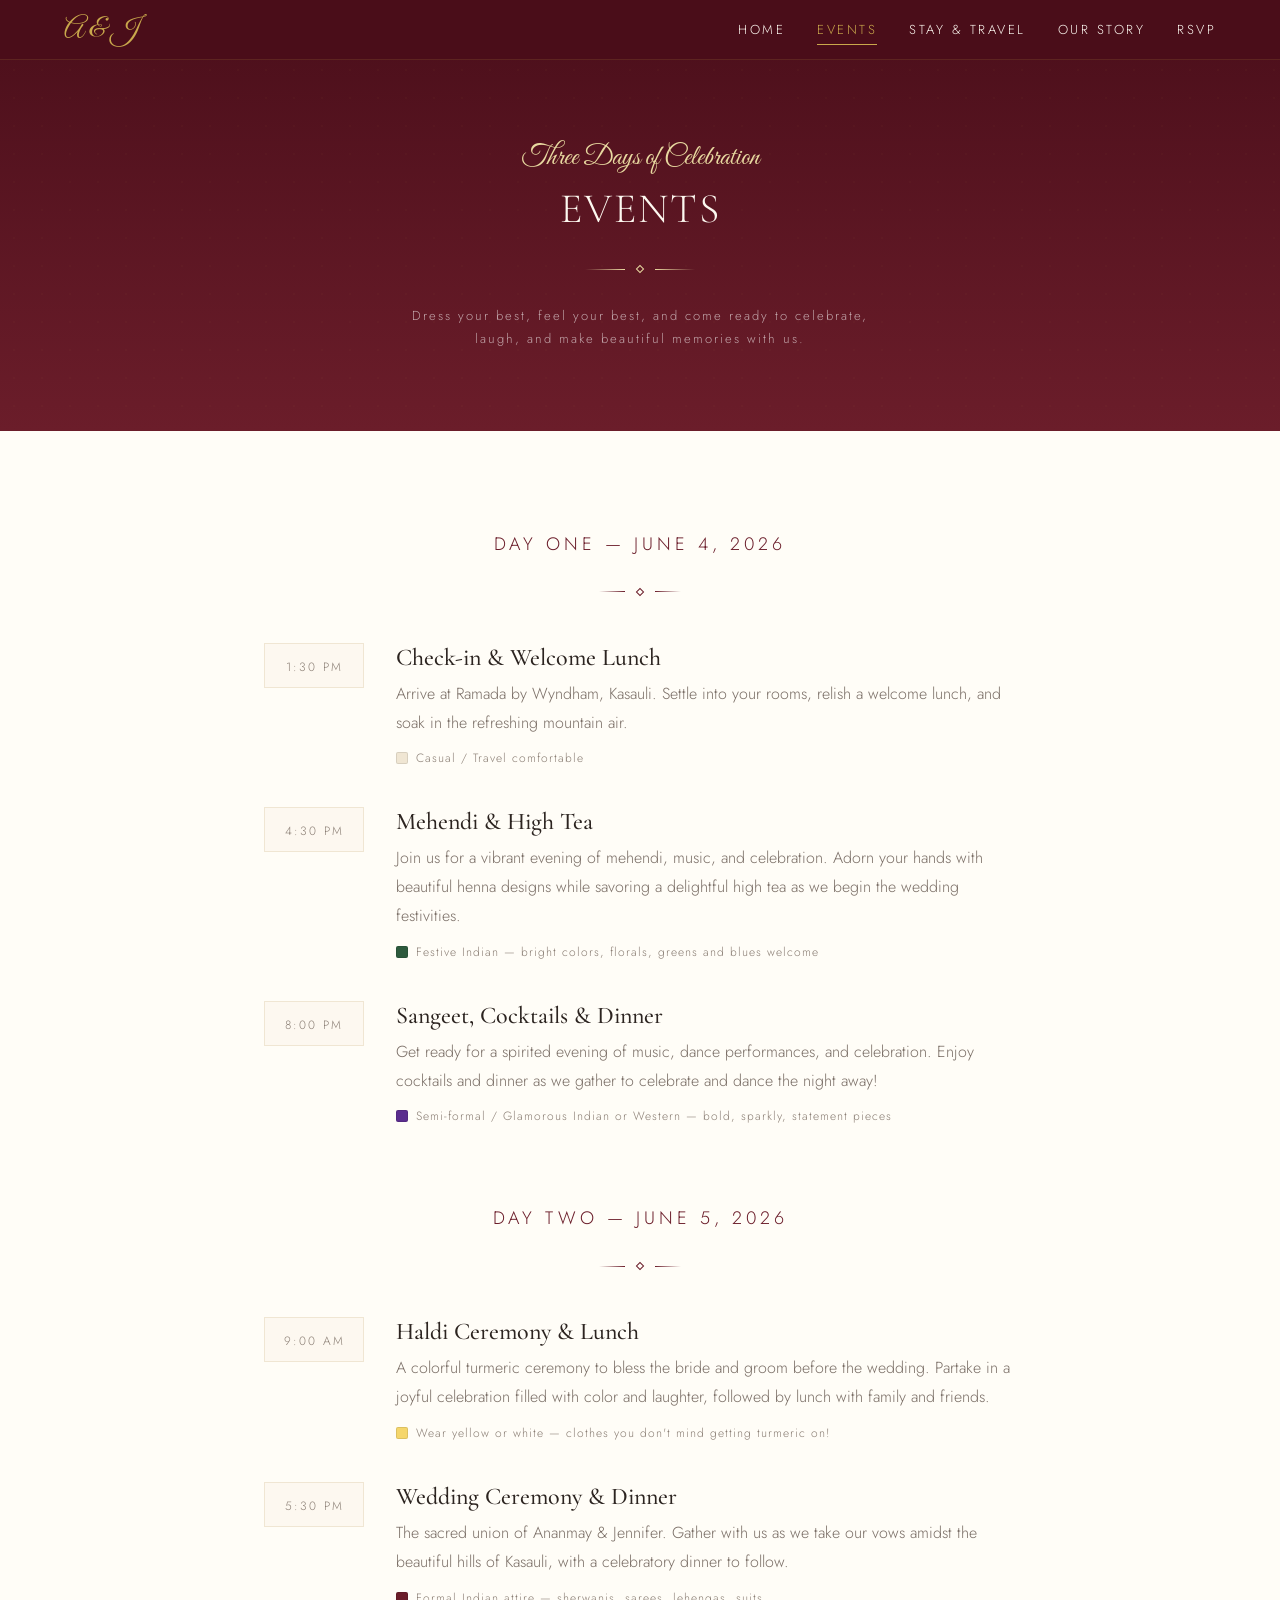
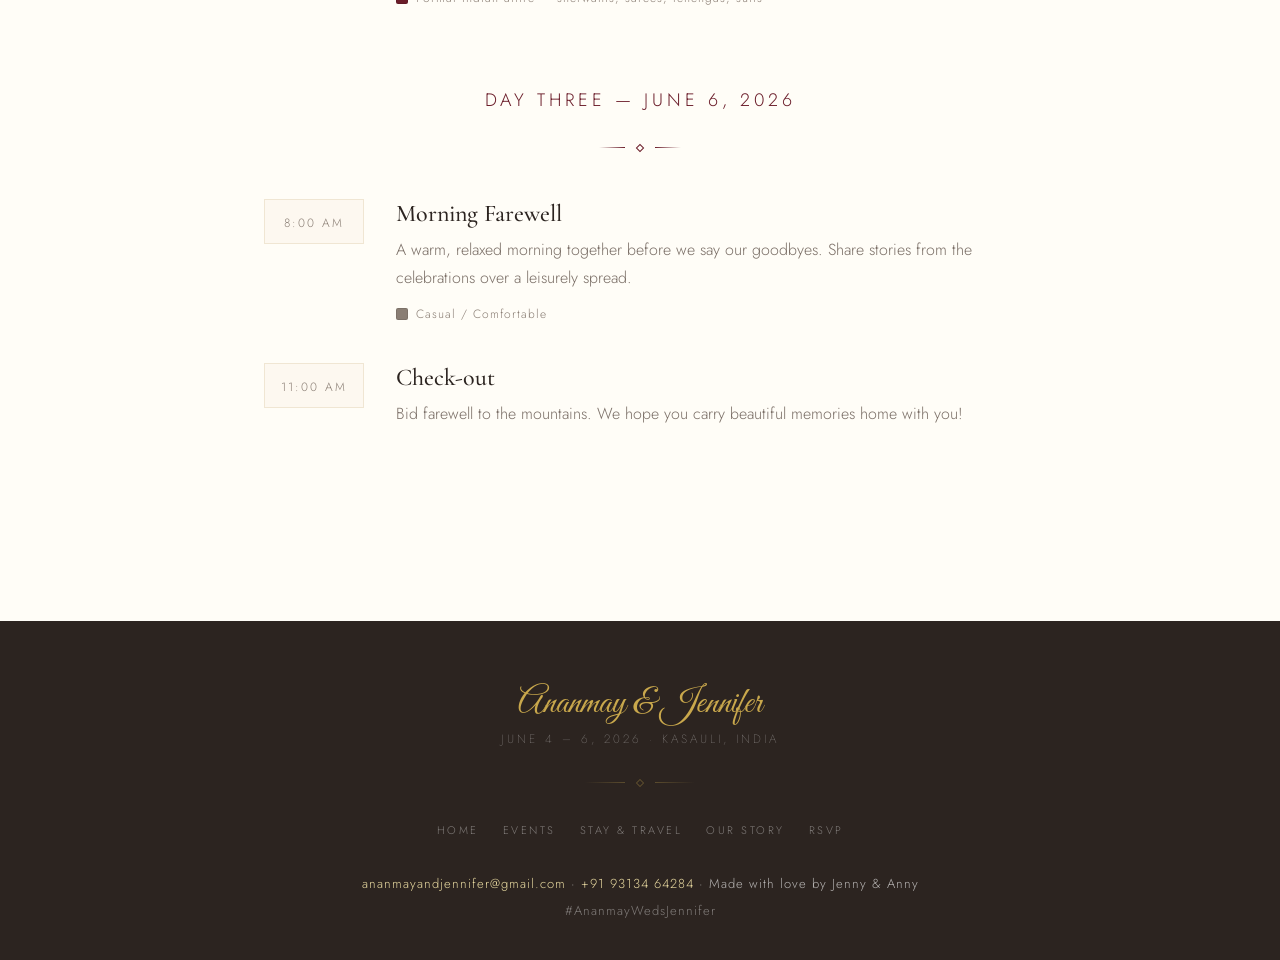
<file: events.html>
<!DOCTYPE html>
<html lang="en">
<head>
<meta charset="UTF-8">
<meta name="viewport" content="width=device-width, initial-scale=1.0">
<title>Events — Ananmay & Jennifer</title>
<meta name="description" content="Three days of celebration — June 4-6, 2026 at Ramada by Wyndham, Kasauli.">
<link rel="preconnect" href="https://fonts.googleapis.com">
<link rel="preconnect" href="https://fonts.gstatic.com" crossorigin>
<link href="https://fonts.googleapis.com/css2?family=Cormorant+Garamond:ital,wght@0,300;0,400;0,500;0,600;0,700;1,300;1,400;1,500&family=Jost:wght@200;300;400;500&family=Great+Vibes&display=swap" rel="stylesheet">
<link rel="stylesheet" href="css/styles.css">
</head>
<body>

<!-- ═══════════ NAVIGATION ═══════════ -->
<nav class="nav" id="mainNav" style="background:rgba(75,14,26,0.97);padding:12px 0;border-bottom:1px solid rgba(201,168,76,0.15)">
  <div class="nav-inner">
    <a href="index.html" class="script" style="font-size:28px;color:var(--gold);text-decoration:none">A & J</a>
    <div class="nav-links" style="display:flex">
      <button class="nav-link" onclick="window.location.href='index.html'" data-page="home">Home</button>
      <button class="nav-link active" onclick="window.location.href='events.html'" data-page="events">Events</button>
      <button class="nav-link" onclick="window.location.href='accommodations.html'" data-page="accommodations">Stay & Travel</button>
      <button class="nav-link" onclick="window.location.href='our-story.html'" data-page="our-story">Our Story</button>
      <button class="nav-link" onclick="window.location.href='rsvp.html'" data-page="rsvp">RSVP</button>
    </div>
    <button class="burger" id="burgerBtn" onclick="toggleMenu()">
      <span id="b1"></span><span id="b2"></span><span id="b3"></span>
    </button>
  </div>
  <div class="mobile-menu" id="mobileMenu">
    <div class="mobile-menu-inner">
      <button class="nav-link" onclick="window.location.href='index.html'">Home</button>
      <button class="nav-link" onclick="window.location.href='events.html'">Events</button>
      <button class="nav-link" onclick="window.location.href='accommodations.html'">Stay & Travel</button>
      <button class="nav-link" onclick="window.location.href='our-story.html'">Our Story</button>
      <button class="nav-link" onclick="window.location.href='rsvp.html'">RSVP</button>
    </div>
  </div>
</nav>

<!-- ═══════════ PAGE HEADER ═══════════ -->
<section class="page-header">
  <div class="dot-pattern"></div>
  <div class="reveal" style="position:relative;z-index:1">
    <p class="script" style="font-size:28px;color:var(--gold-light);margin-bottom:8px">Three Days of Celebration</p>
    <h2 class="serif" style="font-size:clamp(28px,5vw,42px);color:var(--cream);font-weight:300;letter-spacing:2px;text-transform:uppercase">Events</h2>
    <div class="ornament"><div class="line" style="background:linear-gradient(90deg,transparent,var(--gold-light))"></div><div class="diamond" style="border-color:var(--gold-light)"></div><div class="line" style="background:linear-gradient(90deg,var(--gold-light),transparent)"></div></div>
    <p class="sans" style="color:rgba(255,255,255,.6);font-size:13px;letter-spacing:2px;font-weight:300;max-width:500px;margin:0 auto;line-height:1.8">Dress your best, feel your best, and come ready to celebrate, laugh, and make beautiful memories with us.</p>
  </div>
</section>

<!-- ═══════════ EVENTS CONTENT ═══════════ -->
<section class="section" style="background:var(--ivory)">
  <div class="container" id="eventsContent"></div>
</section>

<!-- ═══════════ FOOTER ═══════════ -->
<footer>
  <p class="script" style="font-size:36px;color:var(--gold);margin-bottom:4px">Ananmay & Jennifer</p>
  <p class="sans" style="font-size:12px;letter-spacing:3px;color:rgba(255,255,255,.4);font-weight:200;text-transform:uppercase">June 4 – 6, 2026 · Kasauli, India</p>
  <div class="ornament"><div class="line" style="background:linear-gradient(90deg,transparent,rgba(201,168,76,.3))"></div><div class="diamond" style="border-color:rgba(201,168,76,.3)"></div><div class="line" style="background:linear-gradient(90deg,rgba(201,168,76,.3),transparent)"></div></div>
  <div style="display:flex;gap:24px;justify-content:center;flex-wrap:wrap;margin-bottom:32px">
    <button class="nav-link" style="font-size:11px;color:rgba(255,255,255,.4)" onclick="window.location.href='index.html'">Home</button>
    <button class="nav-link" style="font-size:11px;color:rgba(255,255,255,.4)" onclick="window.location.href='events.html'">Events</button>
    <button class="nav-link" style="font-size:11px;color:rgba(255,255,255,.4)" onclick="window.location.href='accommodations.html'">Stay & Travel</button>
    <button class="nav-link" style="font-size:11px;color:rgba(255,255,255,.4)" onclick="window.location.href='our-story.html'">Our Story</button>
    <button class="nav-link" style="font-size:11px;color:rgba(255,255,255,.4)" onclick="window.location.href='rsvp.html'">RSVP</button>
  </div>
  <p class="sans" style="font-size:13px;color:rgba(255,255,255,.65);font-weight:300;letter-spacing:1px"><a href="mailto:ananmayandjennifer@gmail.com" style="color:var(--gold-light);text-decoration:none;transition:opacity .3s" onmouseover="this.style.opacity='.7'" onmouseout="this.style.opacity='1'">ananmayandjennifer@gmail.com</a> · <a href="tel:+919313464284" style="color:var(--gold-light);text-decoration:none;transition:opacity .3s" onmouseover="this.style.opacity='.7'" onmouseout="this.style.opacity='1'">+91 93134 64284</a> · Made with love by Jenny & Anny</p>
  <p class="sans" style="font-size:13px;color:rgba(255,255,255,.4);font-weight:300;letter-spacing:1px;margin-top:8px">#AnanmayWedsJennifer</p>
</footer>

<script src="js/main.js"></script>
<script src="js/events.js"></script>
</body>
</html>
</file>
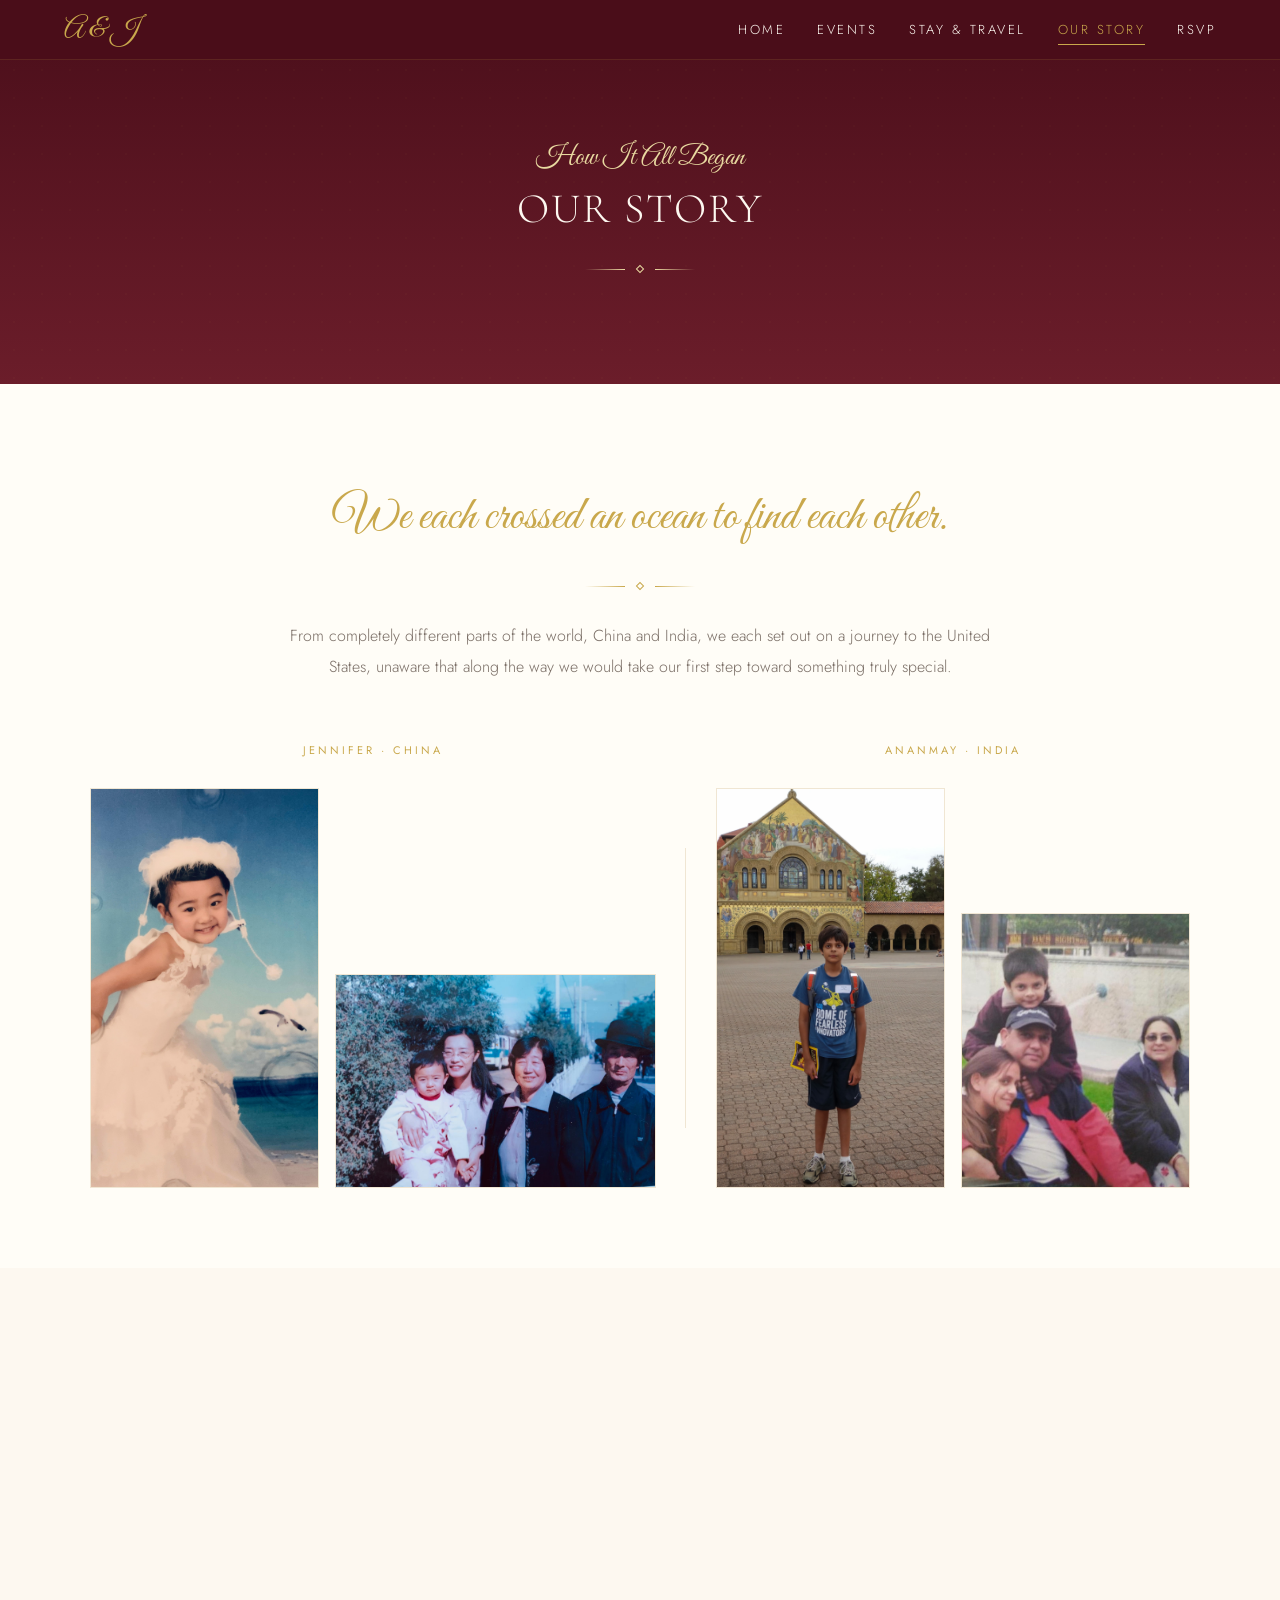
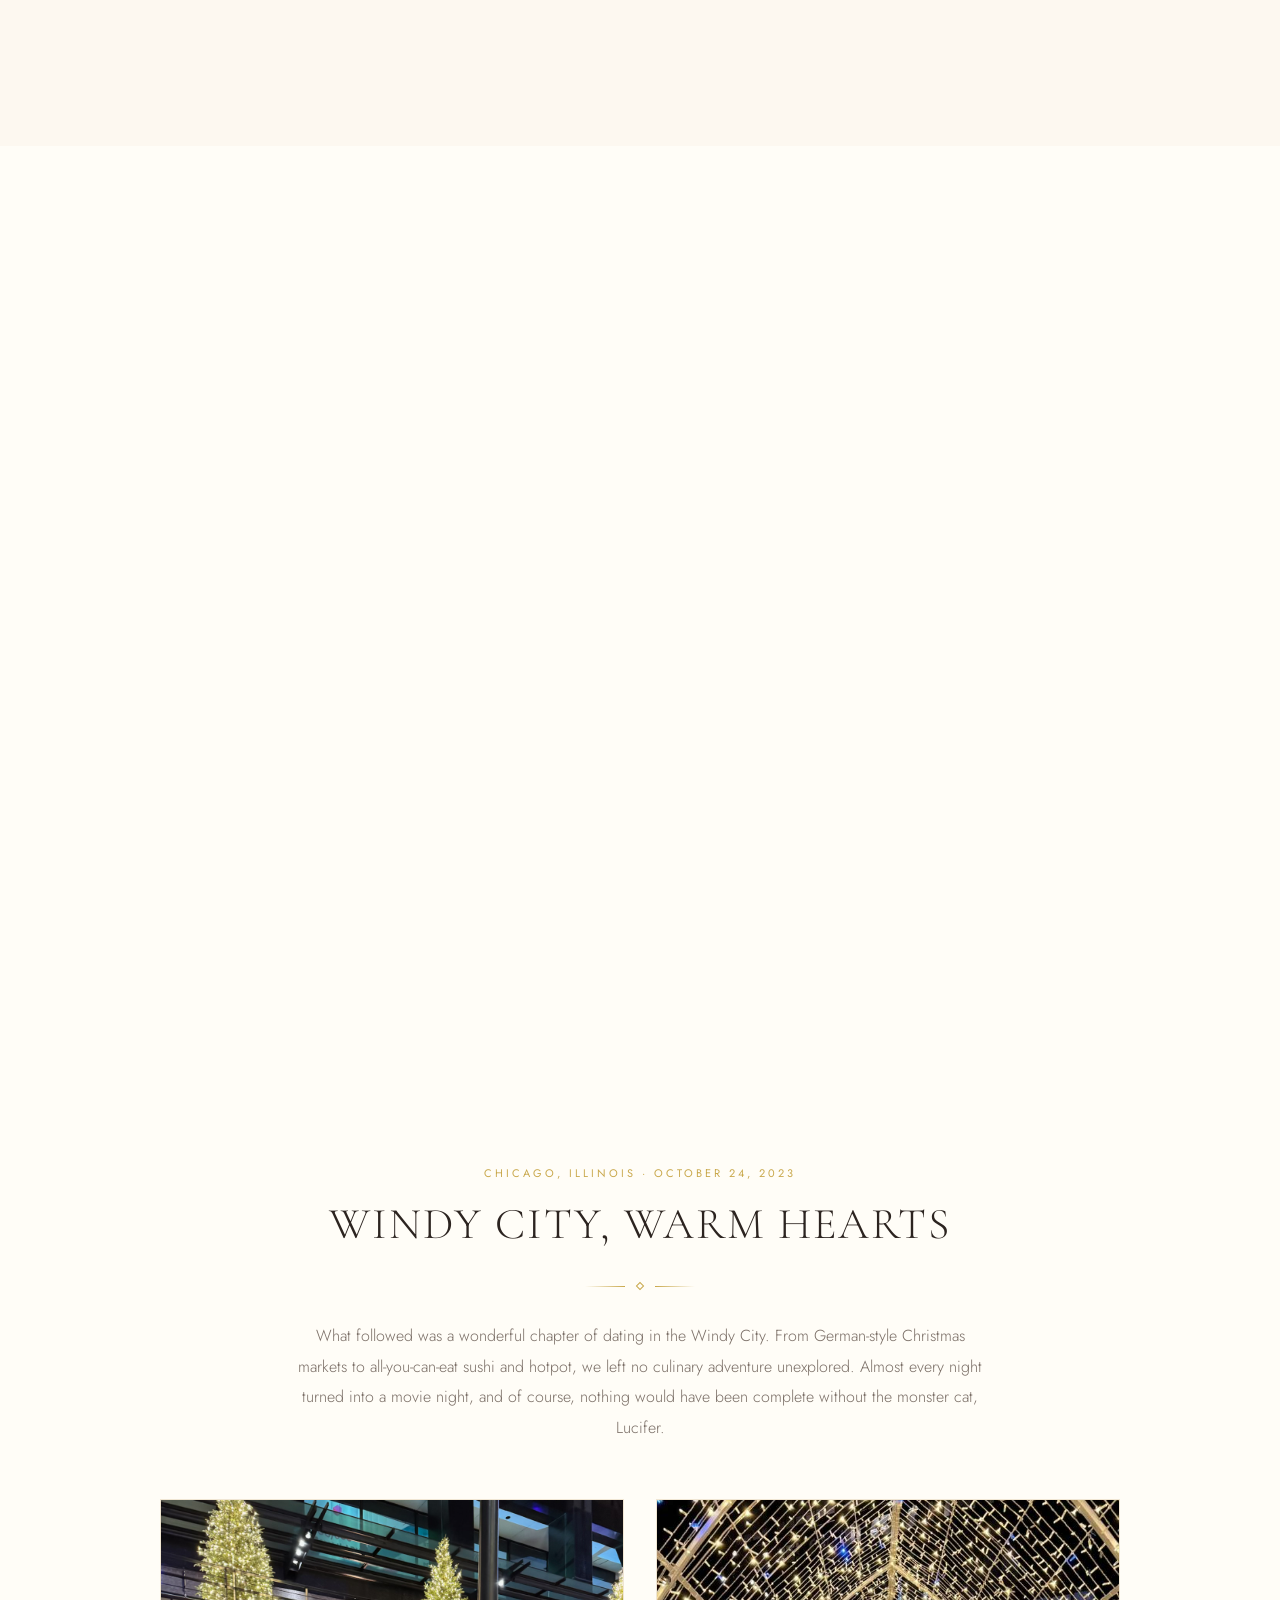
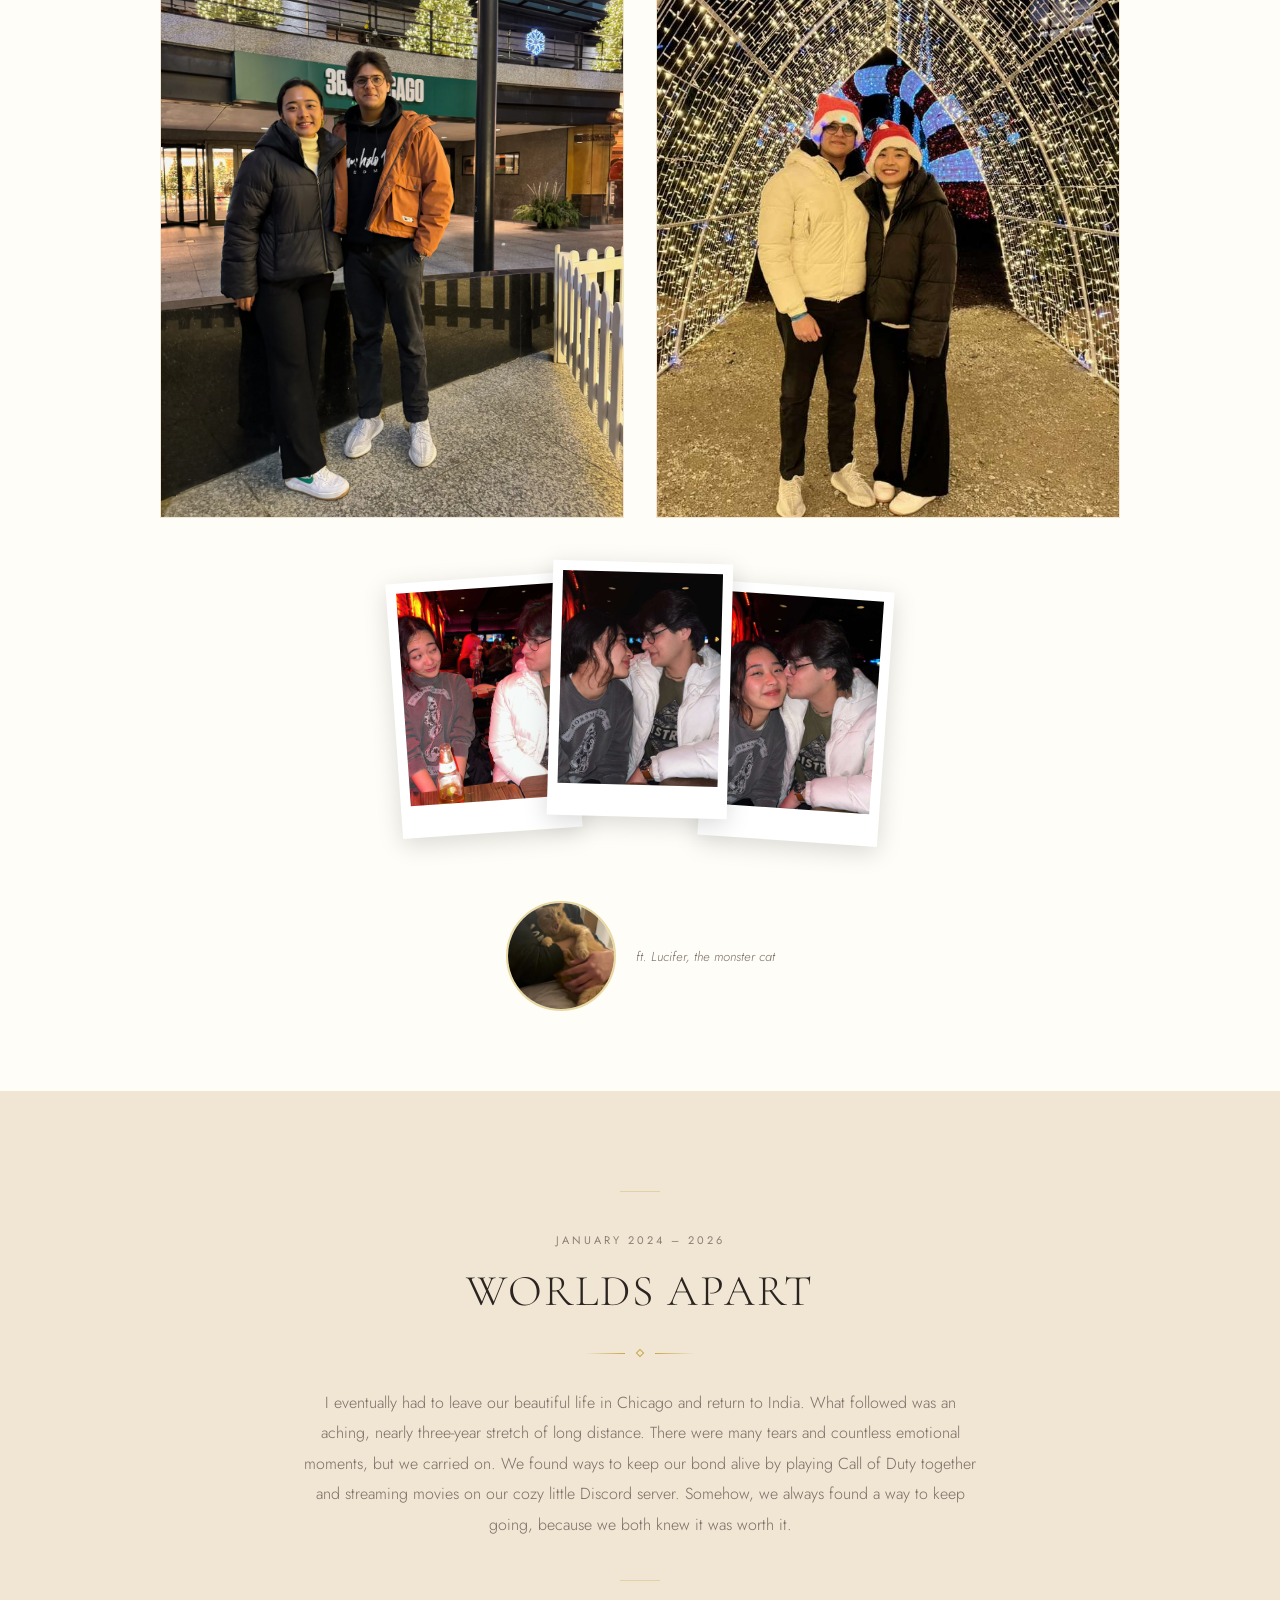
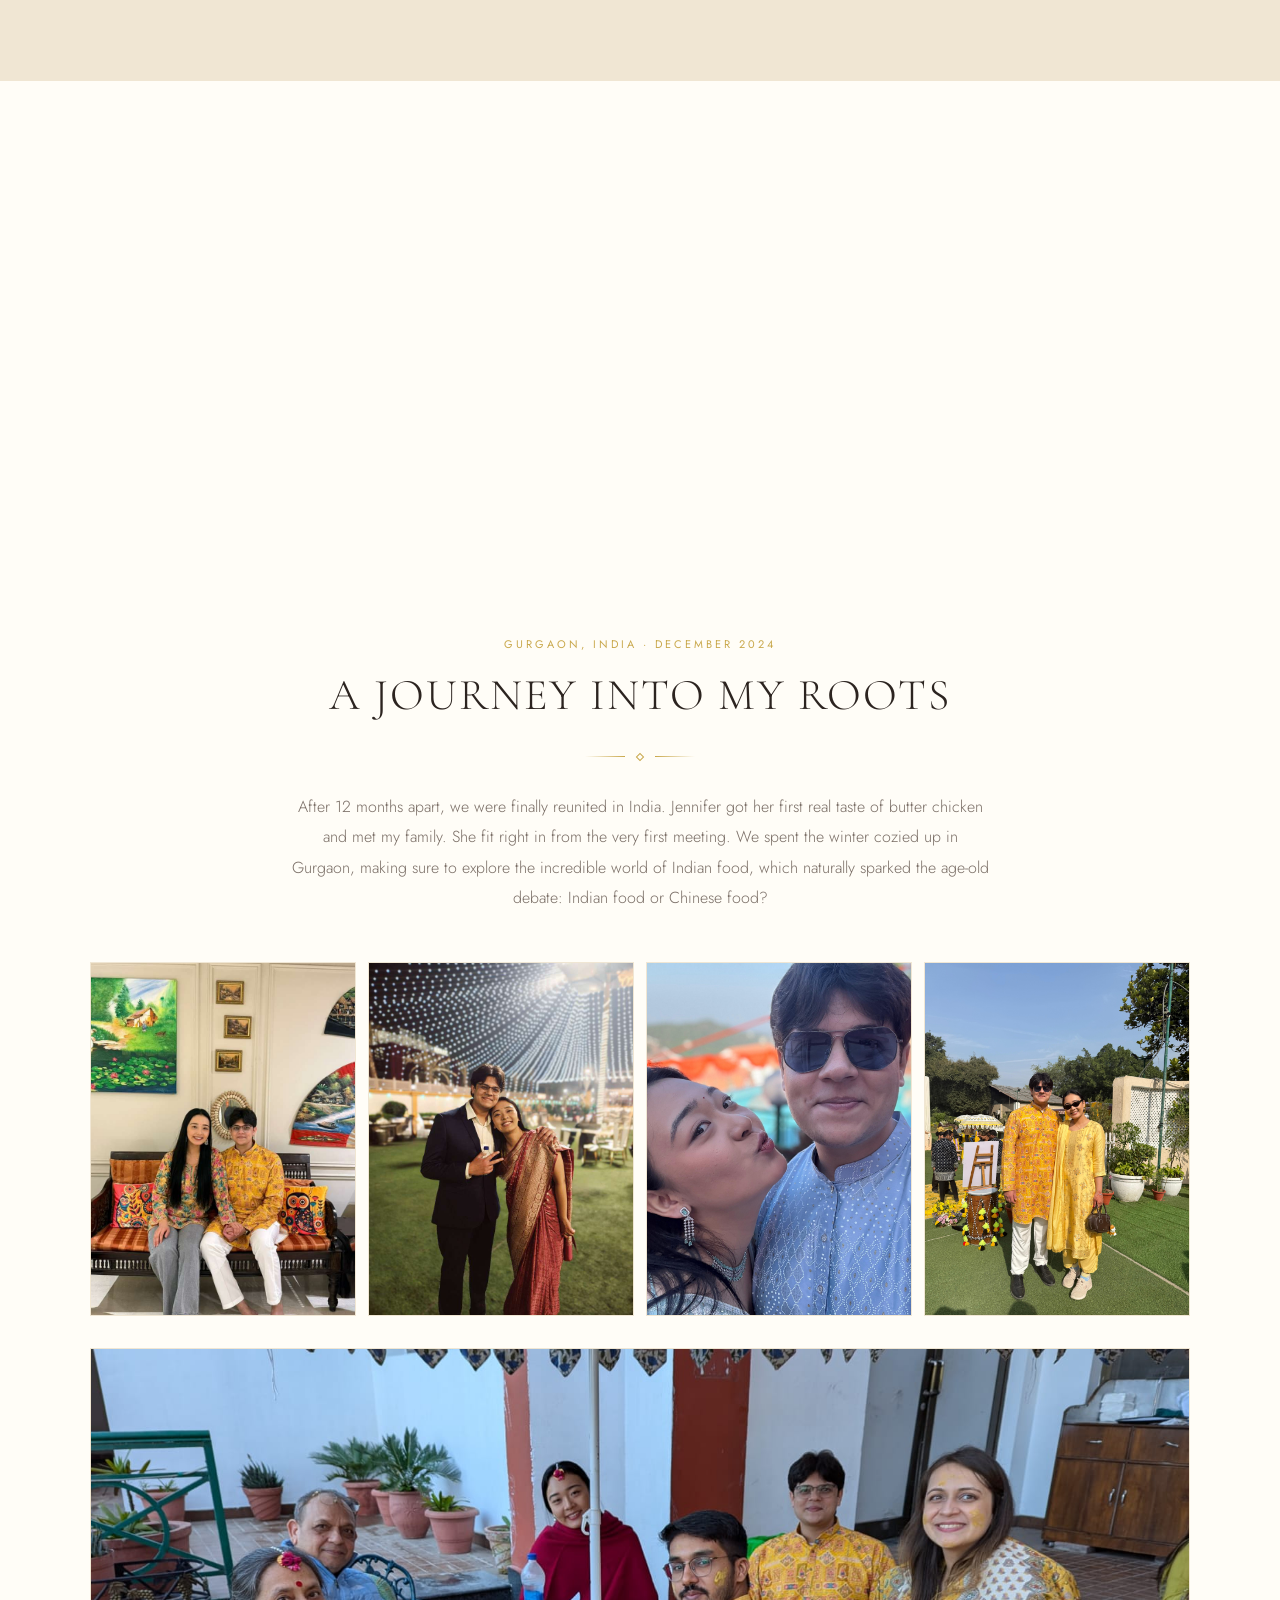
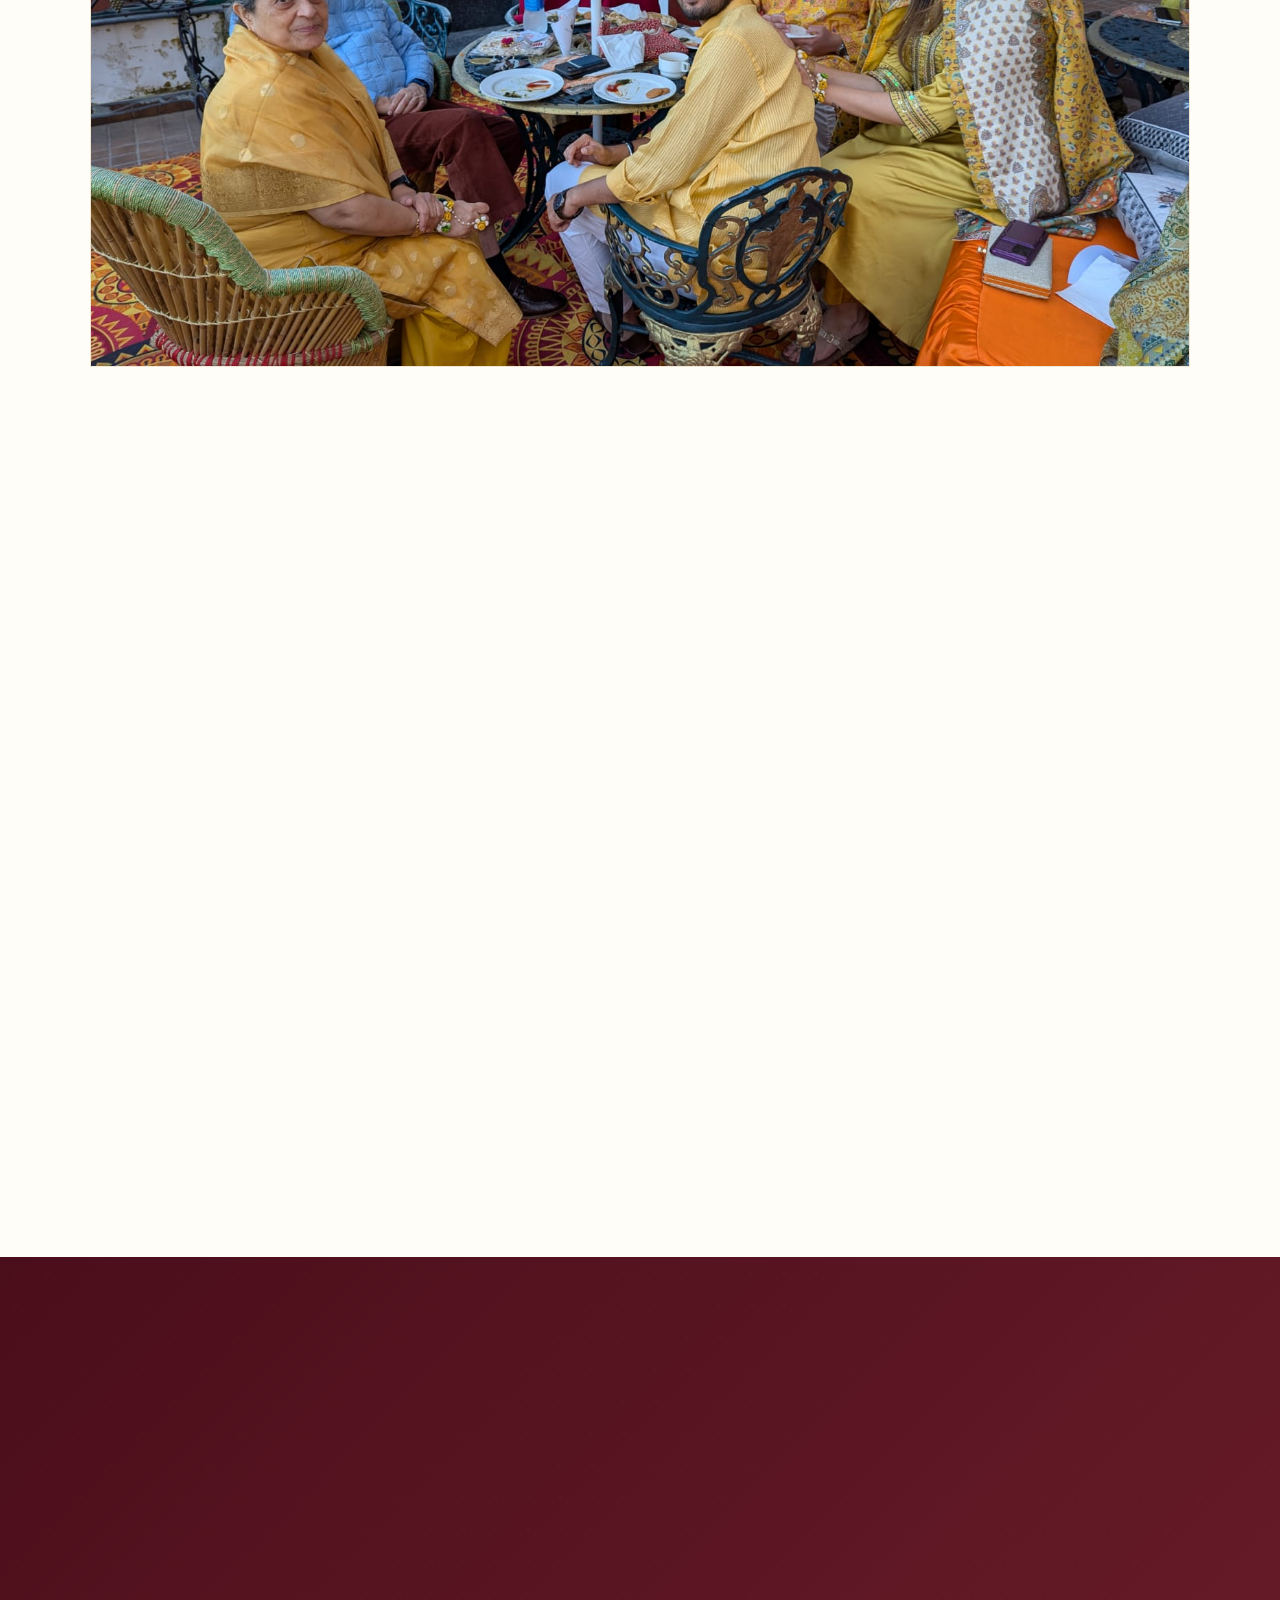
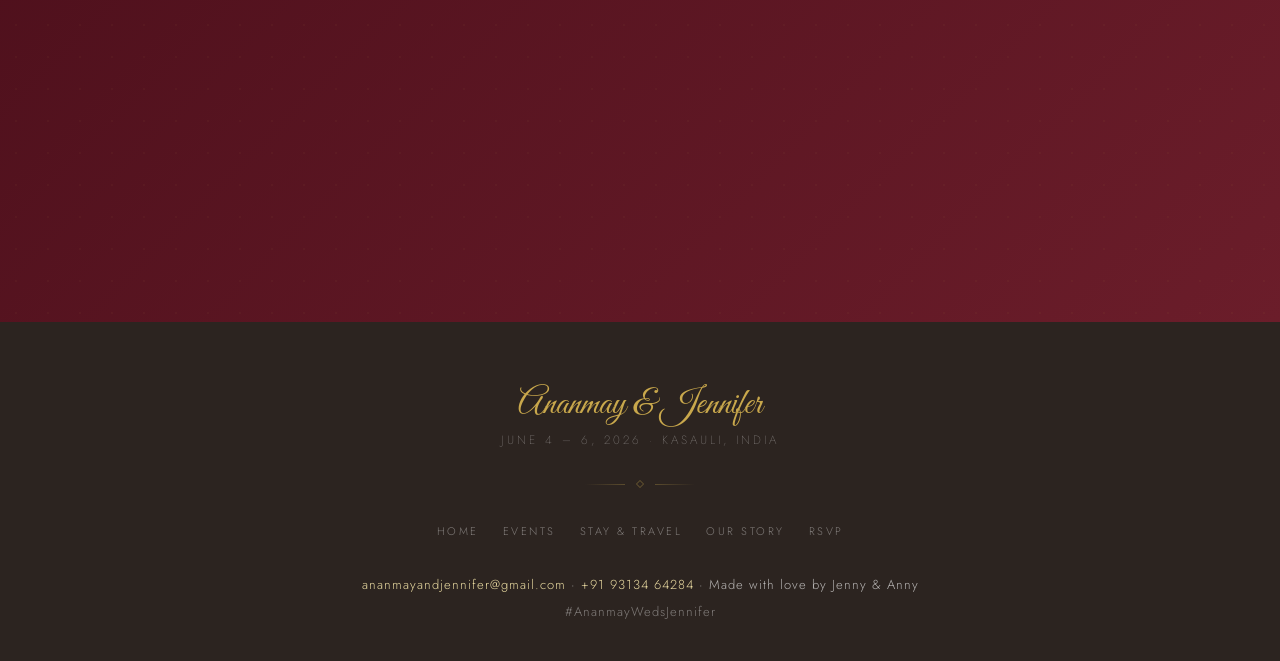
<file: our-story.html>
<!DOCTYPE html>
<html lang="en">
<head>
<meta charset="UTF-8">
<meta name="viewport" content="width=device-width, initial-scale=1.0">
<title>Our Story — Ananmay & Jennifer</title>
<meta name="description" content="The love story of Ananmay & Jennifer — from a chance meeting to forever.">
<link rel="preconnect" href="https://fonts.googleapis.com">
<link rel="preconnect" href="https://fonts.gstatic.com" crossorigin>
<link href="https://fonts.googleapis.com/css2?family=Cormorant+Garamond:ital,wght@0,300;0,400;0,500;0,600;0,700;1,300;1,400;1,500&family=Jost:wght@200;300;400;500&family=Great+Vibes&display=swap" rel="stylesheet">
<link rel="stylesheet" href="css/styles.css">
</head>
<body>

<!-- ═══════════ NAVIGATION ═══════════ -->
<nav class="nav" id="mainNav" style="background:rgba(75,14,26,0.97);padding:12px 0;border-bottom:1px solid rgba(201,168,76,0.15)">
  <div class="nav-inner">
    <a href="index.html" class="script" style="font-size:28px;color:var(--gold);text-decoration:none">A & J</a>
    <div class="nav-links" style="display:flex">
      <button class="nav-link" onclick="window.location.href='index.html'" data-page="home">Home</button>
      <button class="nav-link" onclick="window.location.href='events.html'" data-page="events">Events</button>
      <button class="nav-link" onclick="window.location.href='accommodations.html'" data-page="accommodations">Stay & Travel</button>
      <button class="nav-link active" onclick="window.location.href='our-story.html'" data-page="our-story">Our Story</button>
      <button class="nav-link" onclick="window.location.href='rsvp.html'" data-page="rsvp">RSVP</button>
    </div>
    <button class="burger" id="burgerBtn" onclick="toggleMenu()">
      <span id="b1"></span><span id="b2"></span><span id="b3"></span>
    </button>
  </div>
  <div class="mobile-menu" id="mobileMenu">
    <div class="mobile-menu-inner">
      <button class="nav-link" onclick="window.location.href='index.html'">Home</button>
      <button class="nav-link" onclick="window.location.href='events.html'">Events</button>
      <button class="nav-link" onclick="window.location.href='accommodations.html'">Stay & Travel</button>
      <button class="nav-link" onclick="window.location.href='our-story.html'">Our Story</button>
      <button class="nav-link" onclick="window.location.href='rsvp.html'">RSVP</button>
    </div>
  </div>
</nav>

<!-- ═══════════ PAGE HEADER ═══════════ -->
<section class="page-header">
  <div class="dot-pattern"></div>
  <div class="reveal" style="position:relative;z-index:1">
    <p class="script" style="font-size:28px;color:var(--gold-light);margin-bottom:8px">How It All Began</p>
    <h2 class="serif" style="font-size:clamp(28px,5vw,42px);color:var(--cream);font-weight:300;letter-spacing:2px;text-transform:uppercase">Our Story</h2>
    <div class="ornament"><div class="line" style="background:linear-gradient(90deg,transparent,var(--gold-light))"></div><div class="diamond" style="border-color:var(--gold-light)"></div><div class="line" style="background:linear-gradient(90deg,var(--gold-light),transparent)"></div></div>
  </div>
</section>

<!-- ═══════════ STORY CONTENT ═══════════ -->
<div id="storyContent"></div>

<!-- ═══════════ FOOTER ═══════════ -->
<footer>
  <p class="script" style="font-size:36px;color:var(--gold);margin-bottom:4px">Ananmay & Jennifer</p>
  <p class="sans" style="font-size:12px;letter-spacing:3px;color:rgba(255,255,255,.4);font-weight:200;text-transform:uppercase">June 4 – 6, 2026 · Kasauli, India</p>
  <div class="ornament"><div class="line" style="background:linear-gradient(90deg,transparent,rgba(201,168,76,.3))"></div><div class="diamond" style="border-color:rgba(201,168,76,.3)"></div><div class="line" style="background:linear-gradient(90deg,rgba(201,168,76,.3),transparent)"></div></div>
  <div style="display:flex;gap:24px;justify-content:center;flex-wrap:wrap;margin-bottom:32px">
    <button class="nav-link" style="font-size:11px;color:rgba(255,255,255,.4)" onclick="window.location.href='index.html'">Home</button>
    <button class="nav-link" style="font-size:11px;color:rgba(255,255,255,.4)" onclick="window.location.href='events.html'">Events</button>
    <button class="nav-link" style="font-size:11px;color:rgba(255,255,255,.4)" onclick="window.location.href='accommodations.html'">Stay & Travel</button>
    <button class="nav-link" style="font-size:11px;color:rgba(255,255,255,.4)" onclick="window.location.href='our-story.html'">Our Story</button>
    <button class="nav-link" style="font-size:11px;color:rgba(255,255,255,.4)" onclick="window.location.href='rsvp.html'">RSVP</button>
  </div>
  <p class="sans" style="font-size:13px;color:rgba(255,255,255,.65);font-weight:300;letter-spacing:1px"><a href="mailto:ananmayandjennifer@gmail.com" style="color:var(--gold-light);text-decoration:none;transition:opacity .3s" onmouseover="this.style.opacity='.7'" onmouseout="this.style.opacity='1'">ananmayandjennifer@gmail.com</a> · <a href="tel:+919313464284" style="color:var(--gold-light);text-decoration:none;transition:opacity .3s" onmouseover="this.style.opacity='.7'" onmouseout="this.style.opacity='1'">+91 93134 64284</a> · Made with love by Jenny & Anny</p>
  <p class="sans" style="font-size:13px;color:rgba(255,255,255,.4);font-weight:300;letter-spacing:1px;margin-top:8px">#AnanmayWedsJennifer</p>
</footer>

<script src="js/main.js"></script>
<script src="js/story.js"></script>
</body>
</html>
</file>
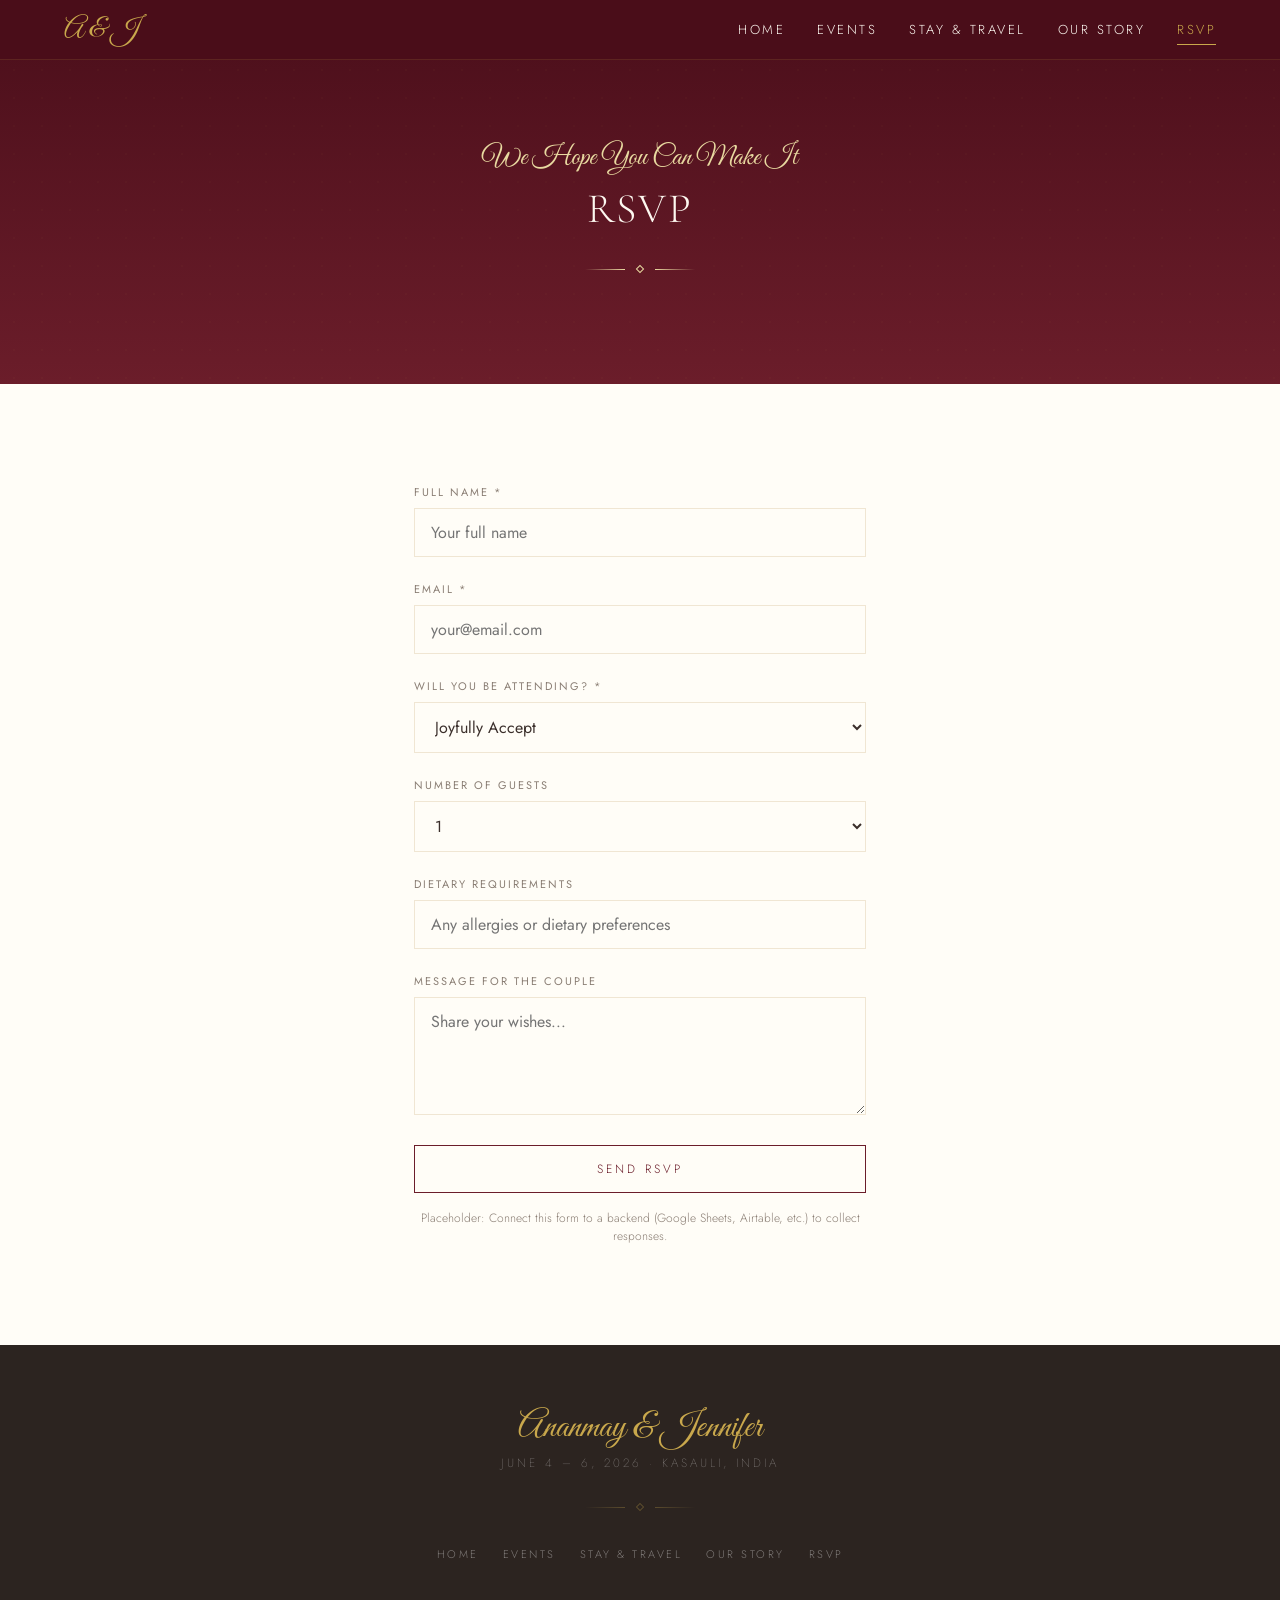
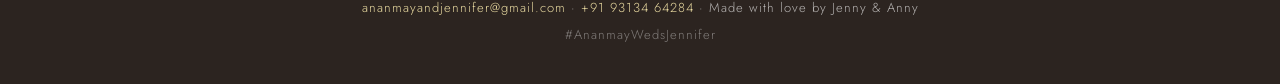
<file: rsvp.html>
<!DOCTYPE html>
<html lang="en">
<head>
<meta charset="UTF-8">
<meta name="viewport" content="width=device-width, initial-scale=1.0">
<title>RSVP — Ananmay & Jennifer</title>
<meta name="description" content="RSVP for the wedding of Ananmay & Jennifer, June 4-6, 2026 at Ramada by Wyndham, Kasauli.">
<link rel="preconnect" href="https://fonts.googleapis.com">
<link rel="preconnect" href="https://fonts.gstatic.com" crossorigin>
<link href="https://fonts.googleapis.com/css2?family=Cormorant+Garamond:ital,wght@0,300;0,400;0,500;0,600;0,700;1,300;1,400;1,500&family=Jost:wght@200;300;400;500&family=Great+Vibes&display=swap" rel="stylesheet">
<link rel="stylesheet" href="css/styles.css">
</head>
<body>

<!-- ═══════════ NAVIGATION ═══════════ -->
<nav class="nav" id="mainNav" style="background:rgba(75,14,26,0.97);padding:12px 0;border-bottom:1px solid rgba(201,168,76,0.15)">
  <div class="nav-inner">
    <a href="index.html" class="script" style="font-size:28px;color:var(--gold);text-decoration:none">A & J</a>
    <div class="nav-links" style="display:flex">
      <button class="nav-link" onclick="window.location.href='index.html'" data-page="home">Home</button>
      <button class="nav-link" onclick="window.location.href='events.html'" data-page="events">Events</button>
      <button class="nav-link" onclick="window.location.href='accommodations.html'" data-page="accommodations">Stay & Travel</button>
      <button class="nav-link" onclick="window.location.href='our-story.html'" data-page="our-story">Our Story</button>
      <button class="nav-link active" onclick="window.location.href='rsvp.html'" data-page="rsvp">RSVP</button>
    </div>
    <button class="burger" id="burgerBtn" onclick="toggleMenu()">
      <span id="b1"></span><span id="b2"></span><span id="b3"></span>
    </button>
  </div>
  <div class="mobile-menu" id="mobileMenu">
    <div class="mobile-menu-inner">
      <button class="nav-link" onclick="window.location.href='index.html'">Home</button>
      <button class="nav-link" onclick="window.location.href='events.html'">Events</button>
      <button class="nav-link" onclick="window.location.href='accommodations.html'">Stay & Travel</button>
      <button class="nav-link" onclick="window.location.href='our-story.html'">Our Story</button>
      <button class="nav-link" onclick="window.location.href='rsvp.html'">RSVP</button>
    </div>
  </div>
</nav>

<!-- ═══════════ PAGE HEADER ═══════════ -->
<section class="page-header">
  <div class="dot-pattern"></div>
  <div class="reveal" style="position:relative;z-index:1">
    <p class="script" style="font-size:28px;color:var(--gold-light);margin-bottom:8px">We Hope You Can Make It</p>
    <h2 class="serif" style="font-size:clamp(28px,5vw,42px);color:var(--cream);font-weight:300;letter-spacing:2px;text-transform:uppercase">RSVP</h2>
    <div class="ornament"><div class="line" style="background:linear-gradient(90deg,transparent,var(--gold-light))"></div><div class="diamond" style="border-color:var(--gold-light)"></div><div class="line" style="background:linear-gradient(90deg,var(--gold-light),transparent)"></div></div>
  </div>
</section>

<!-- ═══════════ RSVP FORM ═══════════ -->
<section class="section" style="background:var(--ivory)">
  <div style="max-width:500px;margin:0 auto;padding:0 24px">
    <form class="reveal" id="rsvpForm" onsubmit="submitRSVP(event)">
      <div class="form-group"><label class="form-label">Full Name *</label><input type="text" required placeholder="Your full name"></div>
      <div class="form-group"><label class="form-label">Email *</label><input type="email" required placeholder="your@email.com"></div>
      <div class="form-group"><label class="form-label">Will you be attending? *</label><select id="attendSelect" onchange="toggleGuestFields()"><option value="yes">Joyfully Accept</option><option value="no">Regretfully Decline</option></select></div>
      <div id="guestFields">
        <div class="form-group"><label class="form-label">Number of Guests</label><select><option>1</option><option>2</option><option>3</option><option>4</option><option>5</option></select></div>
        <div class="form-group"><label class="form-label">Dietary Requirements</label><input type="text" placeholder="Any allergies or dietary preferences"></div>
      </div>
      <div class="form-group"><label class="form-label">Message for the Couple</label><textarea rows="4" placeholder="Share your wishes..." style="resize:vertical"></textarea></div>
      <button type="submit" class="btn btn-burg" style="width:100%;text-align:center">Send RSVP</button>
      <p class="sans" style="font-size:12px;color:var(--warm-gray);text-align:center;margin-top:16px;font-weight:300">Placeholder: Connect this form to a backend (Google Sheets, Airtable, etc.) to collect responses.</p>
    </form>
    <div id="rsvpThanks" style="display:none;text-align:center;padding:48px 0">
      <p class="script" style="font-size:42px;color:var(--gold);margin-bottom:16px">Thank You!</p>
      <p class="serif" style="font-size:20px;color:var(--charcoal);font-weight:300">We've received your RSVP.</p>
      <p class="sans" style="font-size:16px;color:var(--text-muted);font-weight:300;margin-top:12px">We can't wait to celebrate with you!</p>
    </div>
  </div>
</section>

<!-- ═══════════ FOOTER ═══════════ -->
<footer>
  <p class="script" style="font-size:36px;color:var(--gold);margin-bottom:4px">Ananmay & Jennifer</p>
  <p class="sans" style="font-size:12px;letter-spacing:3px;color:rgba(255,255,255,.4);font-weight:200;text-transform:uppercase">June 4 – 6, 2026 · Kasauli, India</p>
  <div class="ornament"><div class="line" style="background:linear-gradient(90deg,transparent,rgba(201,168,76,.3))"></div><div class="diamond" style="border-color:rgba(201,168,76,.3)"></div><div class="line" style="background:linear-gradient(90deg,rgba(201,168,76,.3),transparent)"></div></div>
  <div style="display:flex;gap:24px;justify-content:center;flex-wrap:wrap;margin-bottom:32px">
    <button class="nav-link" style="font-size:11px;color:rgba(255,255,255,.4)" onclick="window.location.href='index.html'">Home</button>
    <button class="nav-link" style="font-size:11px;color:rgba(255,255,255,.4)" onclick="window.location.href='events.html'">Events</button>
    <button class="nav-link" style="font-size:11px;color:rgba(255,255,255,.4)" onclick="window.location.href='accommodations.html'">Stay & Travel</button>
    <button class="nav-link" style="font-size:11px;color:rgba(255,255,255,.4)" onclick="window.location.href='our-story.html'">Our Story</button>
    <button class="nav-link" style="font-size:11px;color:rgba(255,255,255,.4)" onclick="window.location.href='rsvp.html'">RSVP</button>
  </div>
  <p class="sans" style="font-size:13px;color:rgba(255,255,255,.65);font-weight:300;letter-spacing:1px"><a href="mailto:ananmayandjennifer@gmail.com" style="color:var(--gold-light);text-decoration:none;transition:opacity .3s" onmouseover="this.style.opacity='.7'" onmouseout="this.style.opacity='1'">ananmayandjennifer@gmail.com</a> · <a href="tel:+919313464284" style="color:var(--gold-light);text-decoration:none;transition:opacity .3s" onmouseover="this.style.opacity='.7'" onmouseout="this.style.opacity='1'">+91 93134 64284</a> · Made with love by Jenny & Anny</p>
  <p class="sans" style="font-size:13px;color:rgba(255,255,255,.4);font-weight:300;letter-spacing:1px;margin-top:8px">#AnanmayWedsJennifer</p>
</footer>

<script src="js/main.js"></script>
</body>
</html>
</file>
<file: css/styles.css>
:root {
  --gold:#C9A84C; --gold-light:#E8D9A0; --gold-pale:#F5EDD6;
  --burgundy:#6B1D2A; --burgundy-dark:#4A0E1A; --burgundy-light:#8B2E3F;
  --cream:#FDF8F0; --cream-dark:#F0E6D3; --ivory:#FFFDF7;
  --charcoal:#2C2420; --warm-gray:#8A7E74;
  --text-dark:#3B2F2B; --text-muted:#7A6E66;
}
*,*::before,*::after{margin:0;padding:0;box-sizing:border-box}
html{scroll-behavior:smooth}
body{font-family:'Jost',sans-serif;background:var(--ivory);color:var(--text-dark);overflow-x:hidden}
::selection{background:var(--gold-light);color:var(--burgundy-dark)}
img{max-width:100%;display:block}

/* Fonts */
.script{font-family:'Great Vibes',cursive}
.serif{font-family:'Cormorant Garamond',serif}
.sans{font-family:'Jost',sans-serif}

/* Animations */
@keyframes fadeInUp{from{opacity:0;transform:translateY(40px)}to{opacity:1;transform:translateY(0)}}
@keyframes fadeIn{from{opacity:0}to{opacity:1}}
@keyframes gentlePulse{0%,100%{opacity:.6}50%{opacity:1}}
.reveal{opacity:0;transform:translateY(40px);transition:opacity .8s cubic-bezier(.25,.46,.45,.94),transform .8s cubic-bezier(.25,.46,.45,.94)}
.reveal.visible{opacity:1;transform:translateY(0)}

/* Scrollbar */
::-webkit-scrollbar{width:6px}
::-webkit-scrollbar-track{background:var(--cream)}
::-webkit-scrollbar-thumb{background:var(--gold-light);border-radius:3px}

/* Navigation */
.nav{position:fixed;top:0;left:0;right:0;z-index:1000;backdrop-filter:blur(12px);transition:all .5s ease}
.nav-inner{max-width:1200px;margin:0 auto;padding:0 24px;display:flex;align-items:center;justify-content:space-between}
.nav-links{display:flex;gap:32px;align-items:center}
.nav-link{position:relative;color:var(--cream);text-decoration:none;font-family:'Jost',sans-serif;font-weight:300;font-size:13px;letter-spacing:2.5px;text-transform:uppercase;padding:4px 0;background:none;border:none;cursor:pointer;transition:color .3s}
.nav-link::after{content:'';position:absolute;bottom:-2px;left:0;width:0;height:1px;background:var(--gold);transition:width .3s}
.nav-link:hover::after,.nav-link.active::after{width:100%}
.nav-link:hover,.nav-link.active{color:var(--gold)}

/* Burger */
.burger{display:none;flex-direction:column;gap:5px;padding:8px;background:none;border:none;cursor:pointer}
.burger span{width:24px;height:1.5px;background:var(--gold);transition:all .3s}
.mobile-menu{max-height:0;overflow:hidden;transition:max-height .4s ease}
.mobile-menu.open{max-height:400px}
.mobile-menu-inner{padding:16px 24px;display:flex;flex-direction:column;gap:20px}

@media(max-width:768px){
  .nav-links{display:none !important}
  .burger{display:flex !important}
}

/* Buttons */
.btn{display:inline-block;padding:14px 48px;border:1px solid var(--gold);color:var(--gold);font-family:'Jost',sans-serif;font-weight:300;font-size:12px;letter-spacing:3px;text-transform:uppercase;text-decoration:none;background:transparent;cursor:pointer;transition:all .4s}
.btn:hover{background:var(--gold);color:var(--burgundy-dark)}
.btn-burg{border-color:var(--burgundy);color:var(--burgundy)}
.btn-burg:hover{background:var(--burgundy);color:var(--cream)}
.btn-light{border-color:rgba(255,255,255,.4);color:rgba(255,255,255,.8)}
.btn-light:hover{background:rgba(255,255,255,.1)}

/* Hero - full-bleed photo with contain, text at bottom */
.hero{min-height:100vh;position:relative;display:flex;align-items:flex-end;justify-content:center;background:var(--burgundy-dark);overflow:hidden}
.hero-photo{position:absolute;inset:0;overflow:hidden}
.hero-photo img{width:100%;height:100%;object-fit:contain;object-position:center top}
.hero-photo-fade{position:absolute;inset:0;background:linear-gradient(180deg,rgba(75,14,26,0) 0%,rgba(75,14,26,0) 35%,rgba(75,14,26,.35) 50%,rgba(75,14,26,.75) 65%,rgba(75,14,26,.93) 78%,var(--burgundy-dark) 90%)}
.hero-text{position:relative;z-index:2;text-align:center;padding:0 24px 56px;width:100%;display:flex;flex-direction:column;align-items:center}
.hero-corner{position:absolute;width:60px;height:60px;opacity:.5;z-index:3}
.hero-corner.tl{top:40px;left:40px;border-top:1px solid var(--gold-light);border-left:1px solid var(--gold-light)}
.hero-corner.tr{top:40px;right:40px;border-top:1px solid var(--gold-light);border-right:1px solid var(--gold-light)}
.hero-corner.bl{bottom:40px;left:40px;border-bottom:1px solid var(--gold-light);border-left:1px solid var(--gold-light)}
.hero-corner.br{bottom:40px;right:40px;border-bottom:1px solid var(--gold-light);border-right:1px solid var(--gold-light)}
.hero h1{font-size:clamp(40px,8vw,76px);line-height:1.1;font-weight:400;color:var(--cream)}
.scroll-indicator{position:absolute;bottom:12px;left:50%;transform:translateX(-50%);text-align:center;animation:gentlePulse 2s ease infinite;z-index:3}

/* Ornamental divider */
.ornament{display:flex;align-items:center;justify-content:center;gap:12px;margin:32px auto}
.ornament .line{height:1px;width:40px}
.ornament .diamond{width:6px;height:6px;border:1px solid;transform:rotate(45deg)}

/* Section titles */
.section-title{text-align:center;margin-bottom:48px}
.section-title h2{font-size:clamp(28px,5vw,42px);font-weight:300;letter-spacing:2px;text-transform:uppercase}

/* Content containers */
.container{max-width:800px;margin:0 auto;padding:0 24px}
.section{padding:100px 24px}
.section-dark{background:linear-gradient(135deg,var(--burgundy-dark) 0%,var(--burgundy) 50%,var(--burgundy-light) 100%);position:relative;overflow:hidden}
.section-dark .dot-pattern{position:absolute;inset:0;opacity:.04;background-image:radial-gradient(var(--gold) 1px,transparent 1px);background-size:32px 32px}
.page-header{padding-top:140px;padding-bottom:80px;text-align:center;background:linear-gradient(180deg,var(--burgundy-dark),var(--burgundy));position:relative}
.page-header .dot-pattern{position:absolute;inset:0;opacity:.03;background-image:radial-gradient(var(--gold) 1px,transparent 1px);background-size:28px 28px}

/* Cards */
.card{border:1px solid var(--cream-dark);padding:48px;background:var(--cream);position:relative}
.card-corner{position:absolute;width:24px;height:24px}
.card-corner.tl{top:12px;left:12px;border-top:1px solid var(--gold);border-left:1px solid var(--gold)}
.card-corner.tr{top:12px;right:12px;border-top:1px solid var(--gold);border-right:1px solid var(--gold)}
.card-corner.bl{bottom:12px;left:12px;border-bottom:1px solid var(--gold);border-left:1px solid var(--gold)}
.card-corner.br{bottom:12px;right:12px;border-bottom:1px solid var(--gold);border-right:1px solid var(--gold)}

/* ═══ JOURNEY LINE — Our Story ═══ */
/* Journey container */
.journey{max-width:1000px;margin:0 auto;position:relative;padding:0 24px}

/* The gold SVG path that winds down the page */
.journey-path{position:absolute;left:50%;top:0;transform:translateX(-50%);width:3px;z-index:0;bottom:200px}
.journey-path-line{width:100%;height:100%;background:linear-gradient(180deg,var(--gold-light),var(--gold),var(--gold-light),transparent);opacity:0.3}

/* Journey markers — burgundy circles with gold border */
.journey-marker{width:20px;height:20px;border-radius:50%;border:2px solid var(--gold);background:var(--burgundy);position:absolute;left:50%;transform:translateX(-50%);z-index:2;box-shadow:0 0 0 4px var(--ivory)}
.journey-marker::after{content:'';position:absolute;inset:3px;border-radius:50%;background:var(--gold);opacity:0.4}

/* Moment block — full-width alternating layout */
.moment{position:relative;display:grid;grid-template-columns:1fr 1fr;gap:48px;margin-bottom:100px;align-items:center}
.moment:nth-child(even) .moment-photos{order:2}
.moment:nth-child(even) .moment-text{order:1;text-align:right}
.moment:nth-child(odd) .moment-photos{order:1}
.moment:nth-child(odd) .moment-text{order:2}

/* Photo treatment — primary large, secondary small tilted */
.moment-photos{position:relative;min-height:300px}
.moment-photo-primary{width:85%;position:relative;z-index:1;overflow:hidden;border:1px solid var(--cream-dark)}
.moment-photo-primary img{width:100%;display:block;aspect-ratio:4/3;object-fit:cover}
.moment:nth-child(odd) .moment-photo-primary{margin-left:auto}
.moment:nth-child(even) .moment-photo-primary{margin-right:auto}

/* Text content */
.moment-location{display:inline-flex;align-items:center;gap:6px;margin-bottom:12px}
.moment-location-pin{width:12px;height:12px;border-radius:50%;border:1.5px solid var(--gold);background:var(--burgundy);flex-shrink:0}
.moment-location-pin::after{content:'';display:block;width:4px;height:4px;background:var(--gold);border-radius:50%;margin:2.5px auto}
.moment-location span{font-size:11px;letter-spacing:3px;color:var(--gold);font-weight:400;text-transform:uppercase}
.moment-year{font-size:11px;letter-spacing:3px;color:var(--warm-gray);font-weight:300;text-transform:uppercase;margin-bottom:8px}
.moment-title{font-size:clamp(26px,4vw,36px);font-weight:400;color:var(--charcoal);margin-bottom:14px;line-height:1.2}
.moment-desc{font-size:16px;color:var(--text-muted);line-height:1.9;font-weight:300}

/* Last milestone (The Wedding) — special full-width centered treatment */
.moment-final{text-align:center;grid-template-columns:1fr;max-width:600px;margin:0 auto;padding-top:40px}
.moment-final .moment-photos{display:flex;justify-content:center}
.moment-final .moment-photo-primary{width:60%;margin:0 auto}
.moment-final .moment-text{order:2;text-align:center}

/* Reveal animations — photos slide from their side */
.moment-reveal{opacity:0;transition:opacity .9s ease,transform .9s ease}
.moment-reveal.from-left{transform:translateX(-60px)}
.moment-reveal.from-right{transform:translateX(60px)}
.moment-reveal.from-up{transform:translateY(40px)}
.moment-reveal.visible{opacity:1;transform:translate(0)}

/* Mobile */
@media(max-width:768px){
  .journey-path{left:20px;transform:none}
  .journey-marker{left:20px;transform:translateX(-50%)}
  .moment{grid-template-columns:1fr;gap:24px;margin-bottom:70px;padding-left:44px}
  .moment:nth-child(even) .moment-photos{order:1}
  .moment:nth-child(even) .moment-text{order:2;text-align:left}
  .moment-photo-primary{width:100%}
  .moment:nth-child(odd) .moment-photo-primary,.moment:nth-child(even) .moment-photo-primary{margin:0}
  .moment-final{max-width:100%;padding-left:44px}
  .moment-final .moment-photo-primary{width:100%}
  .moment-final .moment-text{text-align:left}
}

/* Forms */
input,textarea,select{font-family:'Jost',sans-serif;border:1px solid var(--cream-dark);background:var(--ivory);padding:12px 16px;font-size:16px;color:var(--text-dark);outline:none;transition:border-color .3s;width:100%}
input:focus,textarea:focus,select:focus{border-color:var(--gold)}
.form-label{font-size:11px;letter-spacing:2px;color:var(--warm-gray);text-transform:uppercase;display:block;margin-bottom:8px;font-family:'Jost',sans-serif}
.form-group{margin-bottom:24px}

/* Footer */
footer{background:var(--charcoal);padding:60px 24px 40px;text-align:center}
footer .nav-link{font-size:13px;color:rgba(255,255,255,.6)}


/* ── Large screens (27"+ monitors, TVs) ── */
@media(min-width:1600px){
  .hero h1{font-size:84px}
  .hero-text{padding-bottom:64px}
  .container{max-width:900px}
  .nav-inner{max-width:1400px}
}
@media(min-width:2000px){
  .hero h1{font-size:90px}
  .hero-text{padding-bottom:72px}
}
/* ── Mobile responsive ── */
@media(max-width:768px){
  .hero{min-height:100svh}
  .hero h1{font-size:44px !important}
  .hero-text{padding-bottom:40px !important}
  .hero-photo img{object-fit:cover;object-position:center 15%}
  .hero-corner{width:30px;height:30px;opacity:.3}
  .hero-corner.tl,.hero-corner.bl{left:16px}
  .hero-corner.tr,.hero-corner.br{right:16px}
  .hero-corner.tl,.hero-corner.tr{top:16px}
  .hero-corner.bl,.hero-corner.br{bottom:16px}
  .scroll-indicator{bottom:16px}
  .section{padding:60px 16px}
  .page-header{padding-top:100px;padding-bottom:48px}
  .container{padding:0 16px}
  .card{padding:28px 20px}
  .btn{padding:12px 32px;font-size:11px;letter-spacing:2px}
  .section-title h2{font-size:24px !important}
  footer{padding:40px 16px 32px}
  footer .nav-link{font-size:12px}
  .card-corner{width:16px;height:16px}
  .card-corner.tl{top:8px;left:8px}.card-corner.tr{top:8px;right:8px}
  .card-corner.bl{bottom:8px;left:8px}.card-corner.br{bottom:8px;right:8px}
}

@media(max-width:480px){
  .hero h1{font-size:44px !important}
  .section{padding:48px 12px}
  .btn{padding:11px 24px;font-size:10px}
}

/* ── Events timeline — mobile ── */
@media(max-width:768px){
  .ev-item{flex-direction:column !important;gap:10px !important;flex-wrap:nowrap !important}
  .ev-time{min-width:unset !important;text-align:left !important;padding:4px 0 4px 10px !important;background:transparent !important;border:none !important;border-left:2px solid var(--gold) !important}
}

/* Anim delays */
.delay-1{transition-delay:.1s}.delay-2{transition-delay:.2s}.delay-3{transition-delay:.3s}.delay-4{transition-delay:.4s}.delay-5{transition-delay:.5s}
.anim-1{animation:fadeInUp 1s ease .3s both}
.anim-2{animation:fadeInUp 1s ease .5s both}
.anim-3{animation:fadeInUp 1s ease .65s both}
.anim-4{animation:fadeInUp 1s ease .8s both}
.anim-5{animation:fadeInUp 1s ease 1s both}
.anim-6{animation:fadeInUp 1s ease 1.1s both}
.anim-7{animation:fadeInUp 1s ease 1.3s both}

/* ═══ Our Story — Full-bleed chapters ═══ */
.sc{width:100%;overflow:hidden}
.sc-bleed{position:relative;min-height:90vh;display:flex;align-items:center;justify-content:center;overflow:hidden}
.sc-bleed-bg{position:absolute;inset:0;z-index:0}
.sc-bleed-bg img{width:100%;height:100%;object-fit:cover;object-position:center}
.sc-bleed-overlay{position:absolute;inset:0;z-index:1}
.sc-bleed-content{position:relative;z-index:2;text-align:center;padding:80px 24px;width:100%;max-width:760px;margin:0 auto}
.sc-split{display:grid;grid-template-columns:1fr 1fr;gap:32px;max-width:960px;margin:0 auto}
.sc-label{font-family:'Jost',sans-serif;font-size:11px;letter-spacing:3px;color:var(--gold);text-transform:uppercase;font-weight:400;display:block;margin-bottom:16px}
.sc-caption{font-family:'Jost',sans-serif;font-size:11px;color:var(--warm-gray);font-style:italic;margin-top:8px;font-weight:300;letter-spacing:1px}
.polaroid{background:#fff;padding:10px 10px 32px;box-shadow:0 6px 24px rgba(0,0,0,.15);display:inline-block}
.polaroid img{display:block;width:100%;object-fit:cover}
.sc-grid-4{display:grid;grid-template-columns:repeat(4,1fr);gap:12px}
.sc-desktop-only{display:block}.sc-mobile-only{display:none}
.sc-film-strip{display:grid;grid-template-columns:1fr 1.4fr 28px 1fr 1fr;row-gap:14px;column-gap:16px;max-width:1100px;margin:0 auto}
.sc-film-lbl{text-align:center}.sc-film-lbl-jenny{grid-column:1/3}.sc-film-lbl-ananmay{grid-column:4/6}
.sc-film-photo{align-self:end;text-align:center}
.sc-film-photo img{width:100%;object-fit:cover;border:1px solid var(--cream-dark);display:block}
.sc-film-divider{grid-column:3;grid-row:2;align-self:stretch;display:flex;align-items:center;justify-content:center}.sc-film-divider::after{content:'';display:block;width:1px;height:70%;background:var(--cream-dark)}
@media(max-width:768px){
  .sc-bleed{min-height:75vh}
  .sc-split{grid-template-columns:1fr;gap:20px}
  .sc-bleed-content{padding:60px 20px}
  .sc-grid-4{grid-template-columns:1fr 1fr}
  .polaroid{width:120px !important}
  .sc-desktop-only{display:none}
  .sc-mobile-only{display:block}
}
</file>
